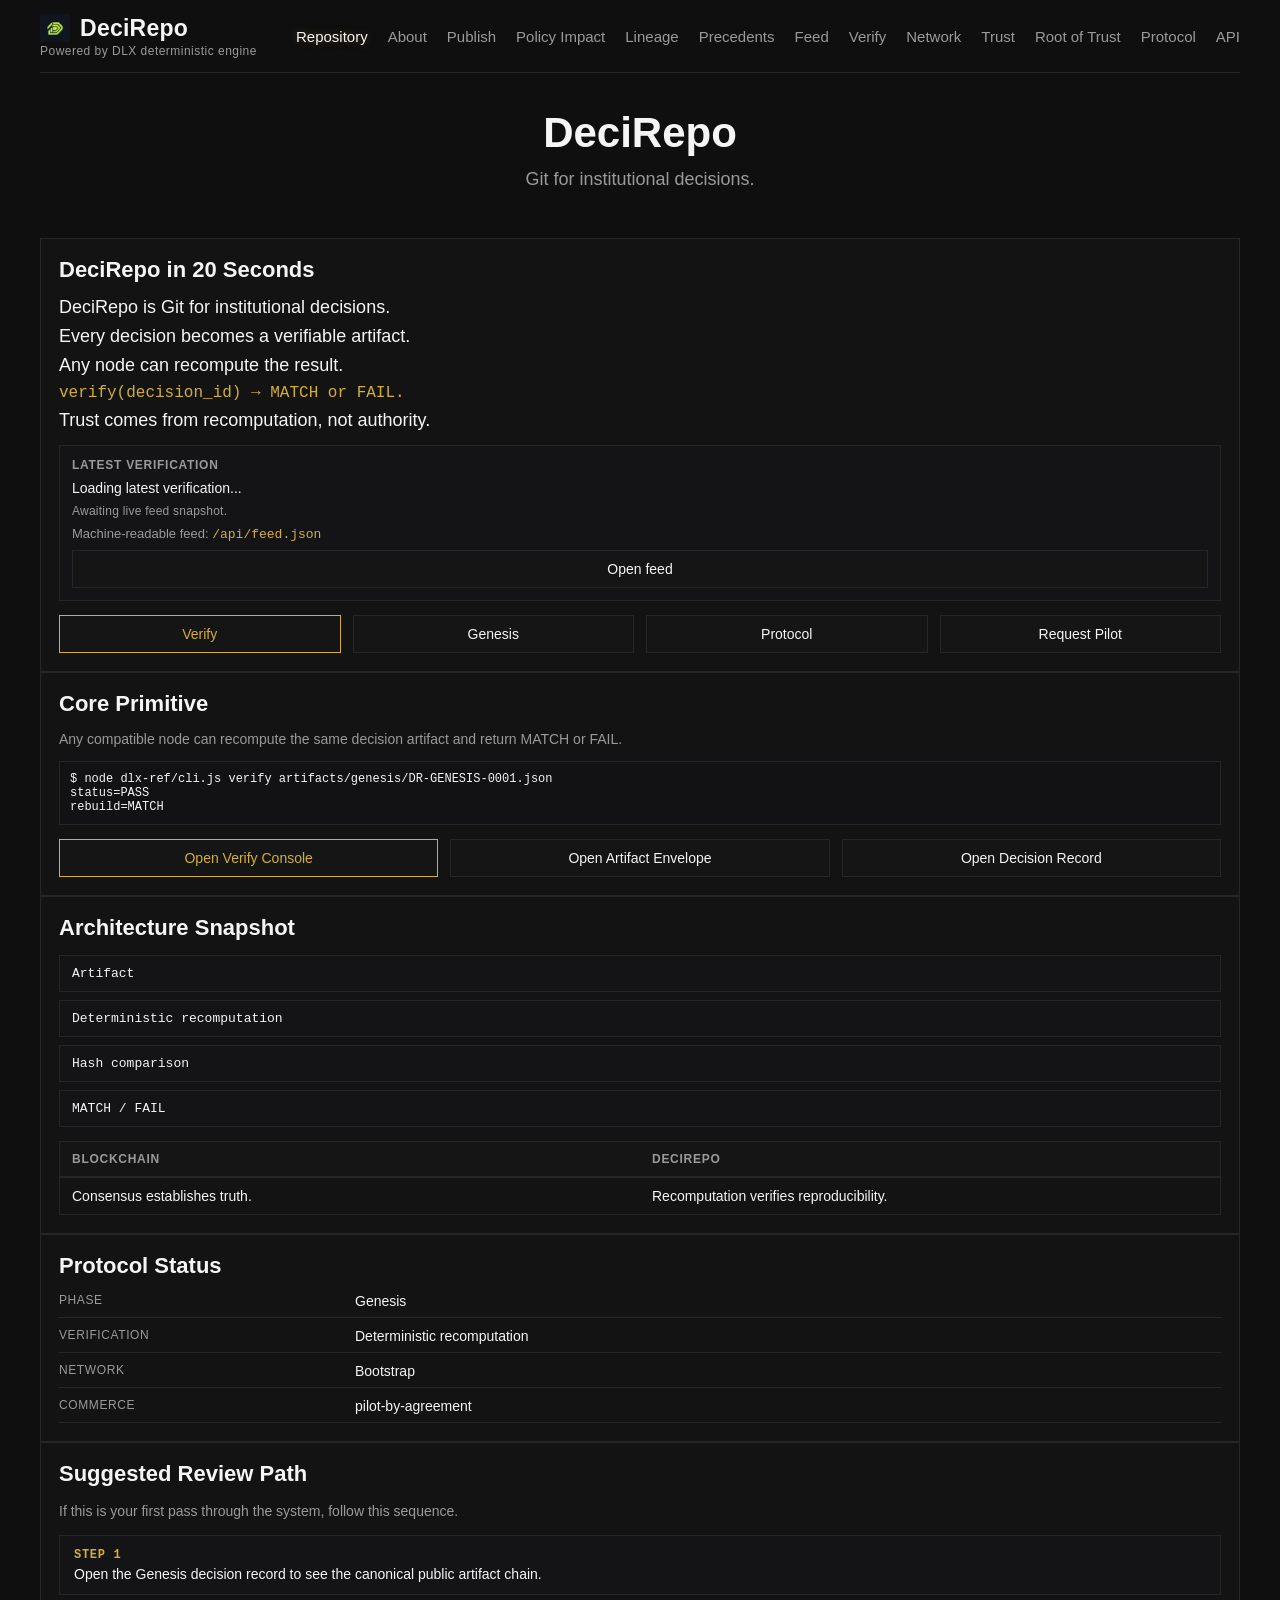
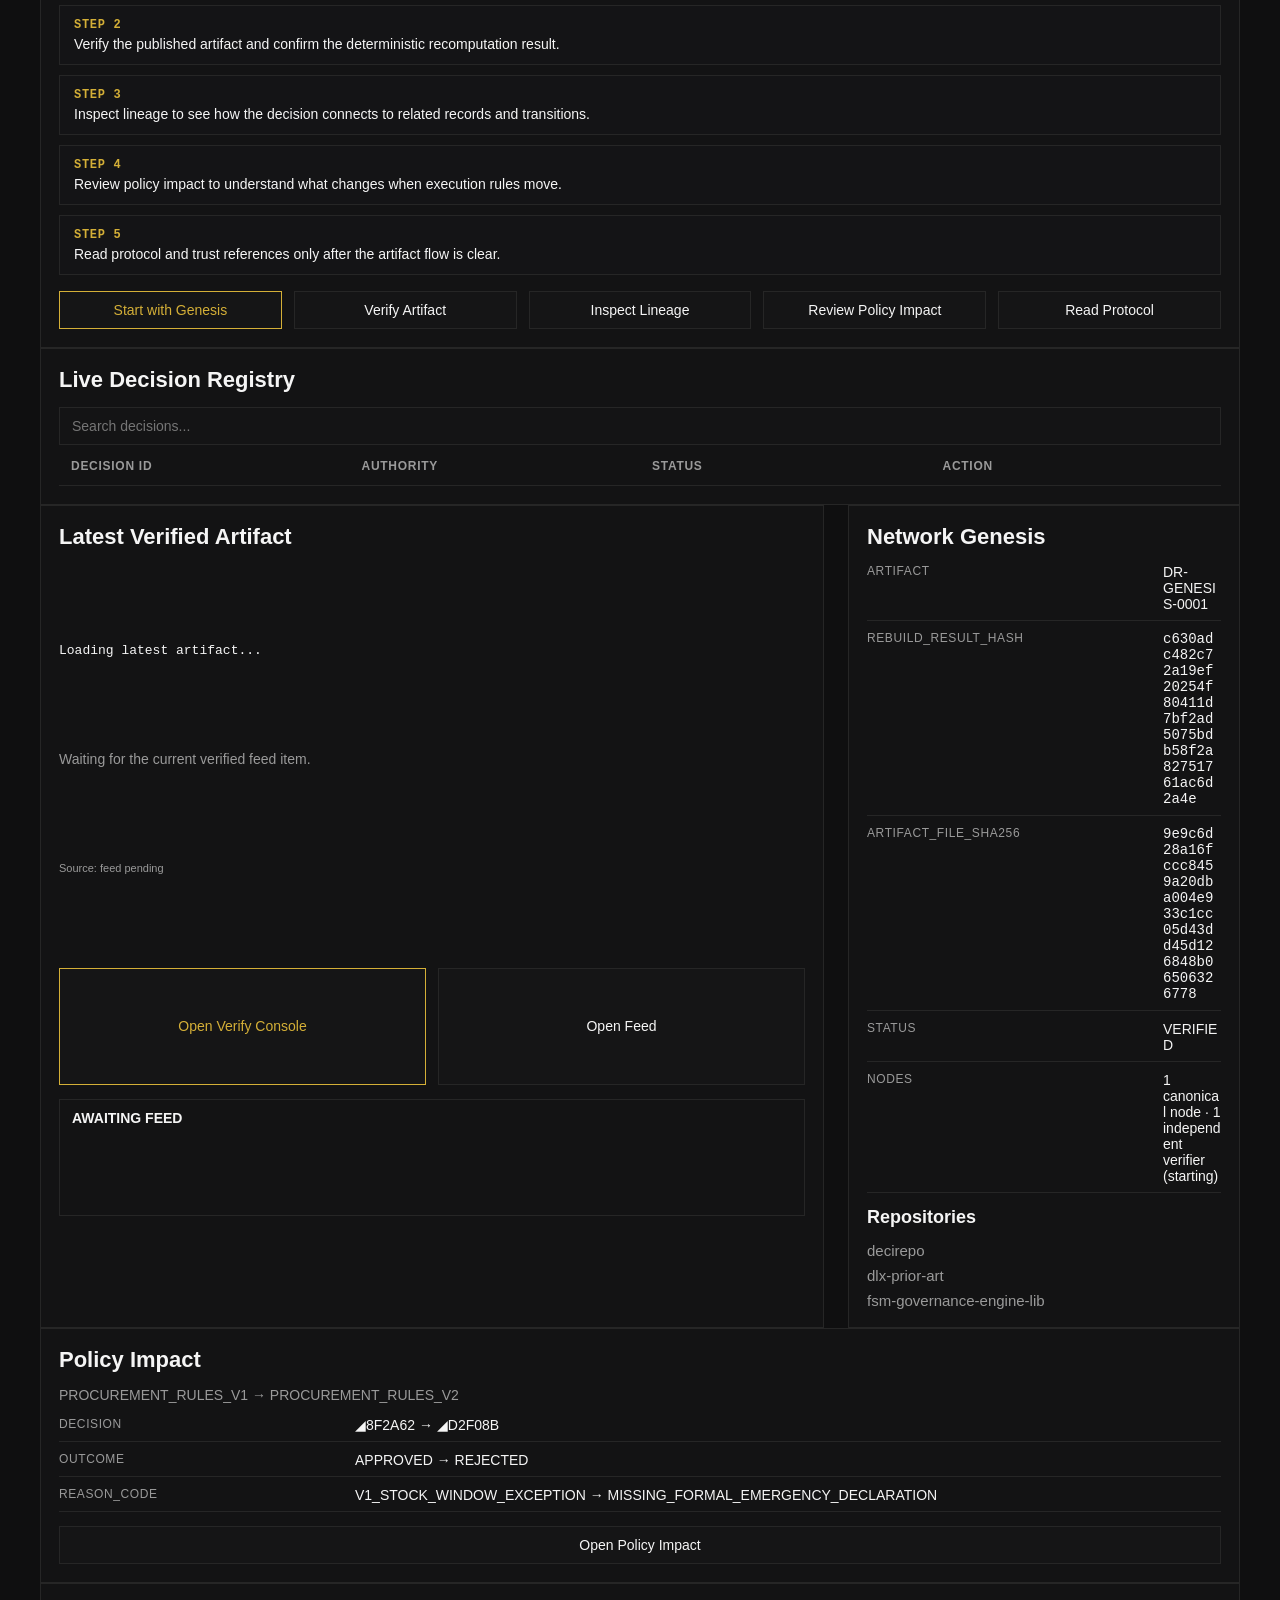
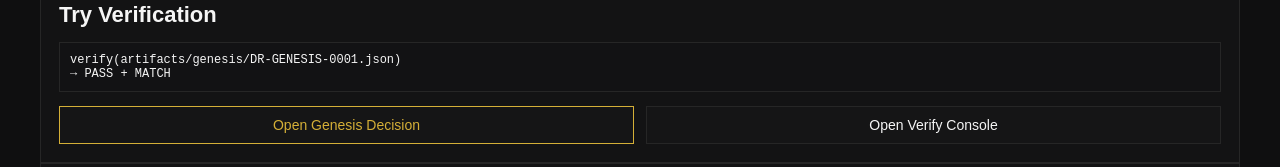
<file: index.html>
<!doctype html>
<html lang="en">
<head>
  <meta charset="UTF-8" />
  <meta http-equiv="refresh" content="0; url=./pages/index.html" />
  <meta name="viewport" content="width=device-width, initial-scale=1.0" />
  <link rel="icon" href="/favicon.ico" sizes="any" />
  <link rel="icon" type="image/png" sizes="32x32" href="/favicon-32x32.png" />
  <link rel="icon" type="image/png" sizes="16x16" href="/favicon-16x16.png" />
  <link rel="apple-touch-icon" href="/apple-touch-icon.png" />
  <link rel="manifest" href="/site.webmanifest" />
  <title>DeciRepo</title>
</head>
<body style="margin:0;background:#0f0f10;color:#f5f5f5;font-family:Inter,Arial,sans-serif;display:grid;place-items:center;min-height:100vh;">
  <p>Redirecting to <a href="./pages/index.html" style="color:#d4af37;">DeciRepo Repository</a>…</p>
</body>
</html>
</file>
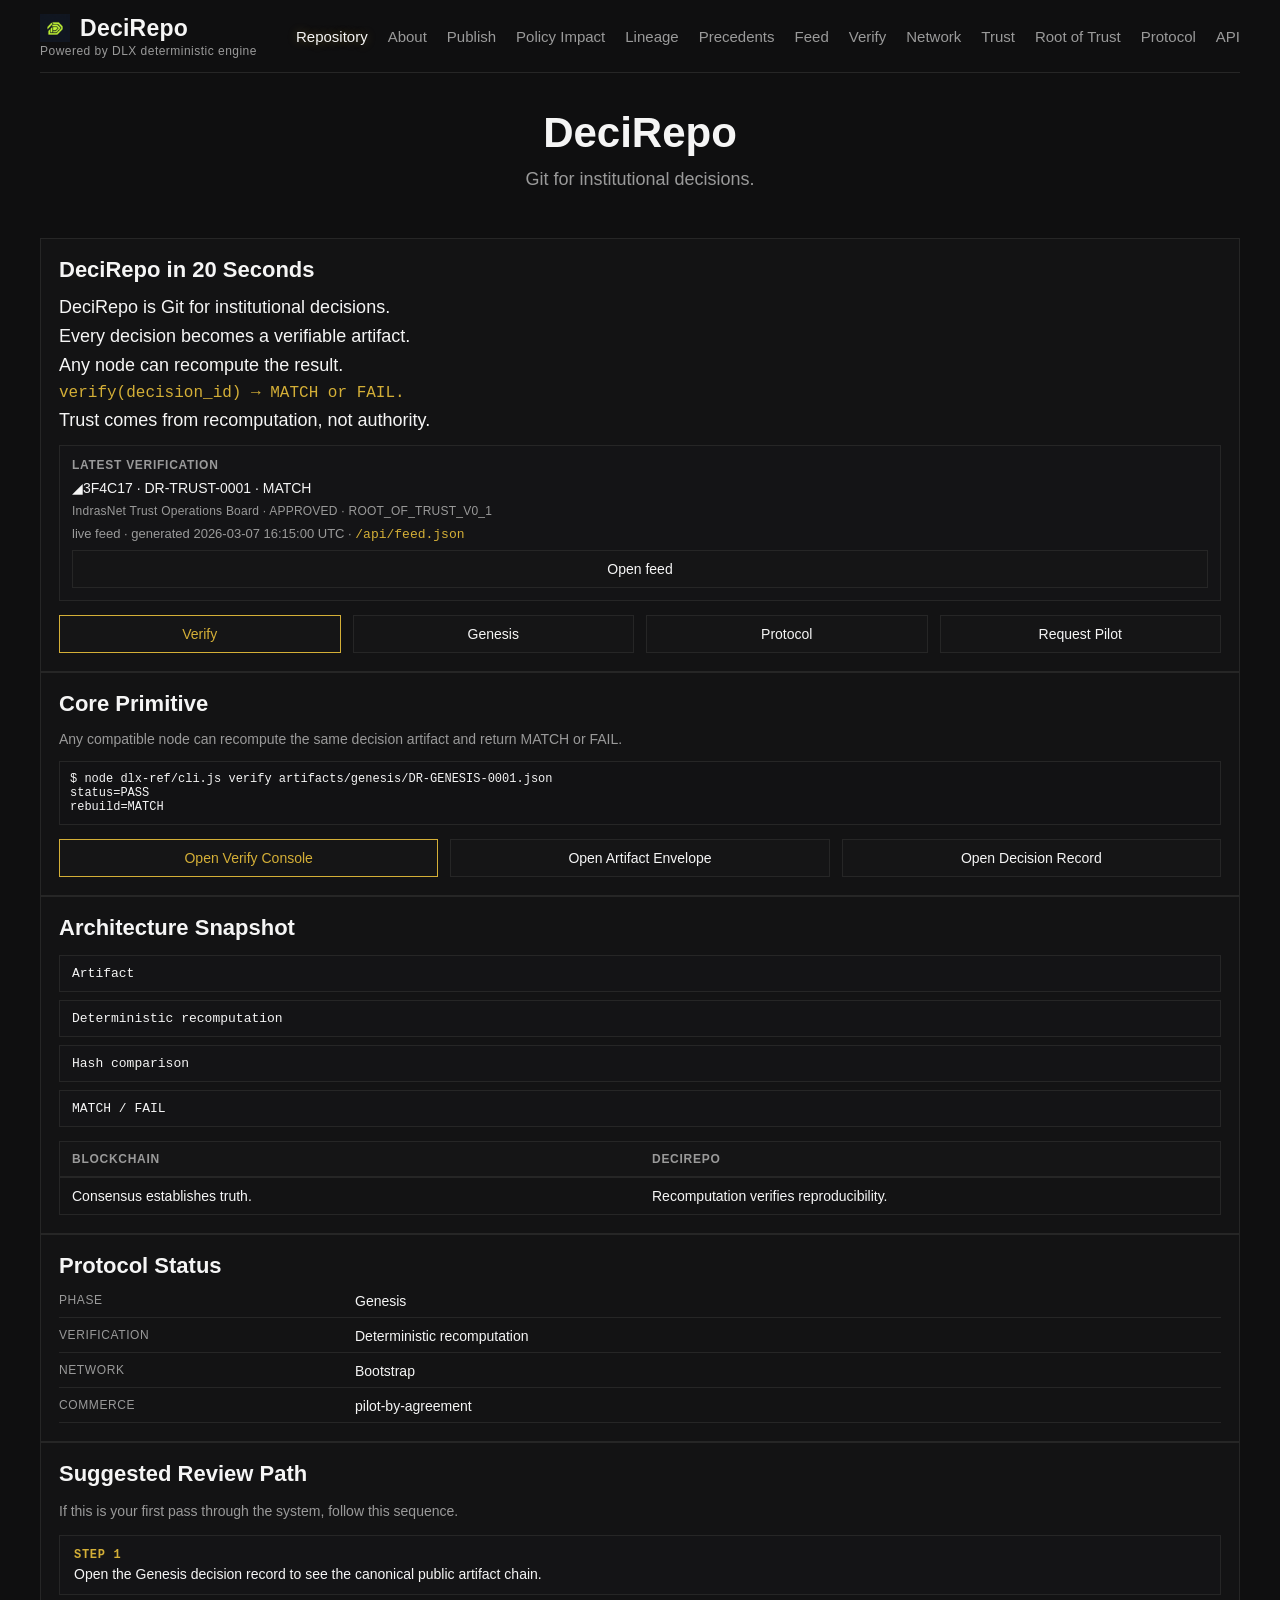
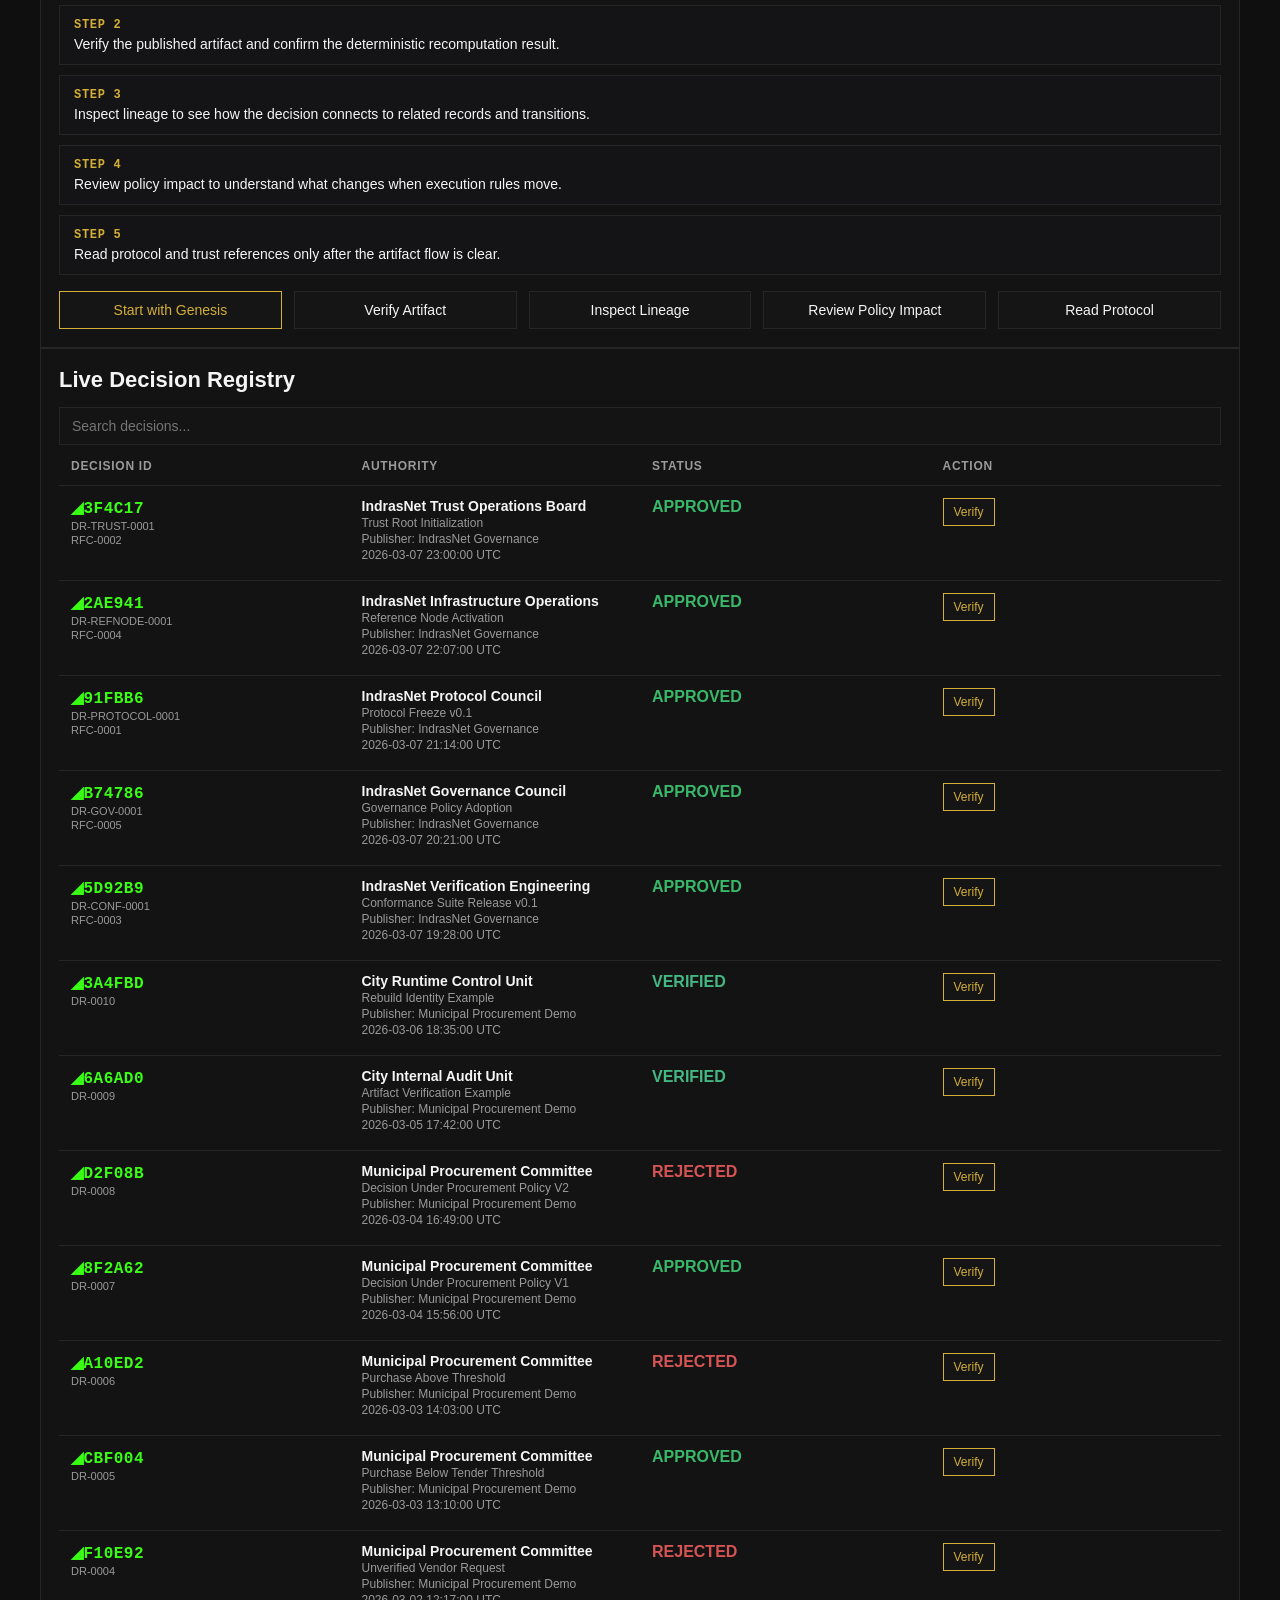
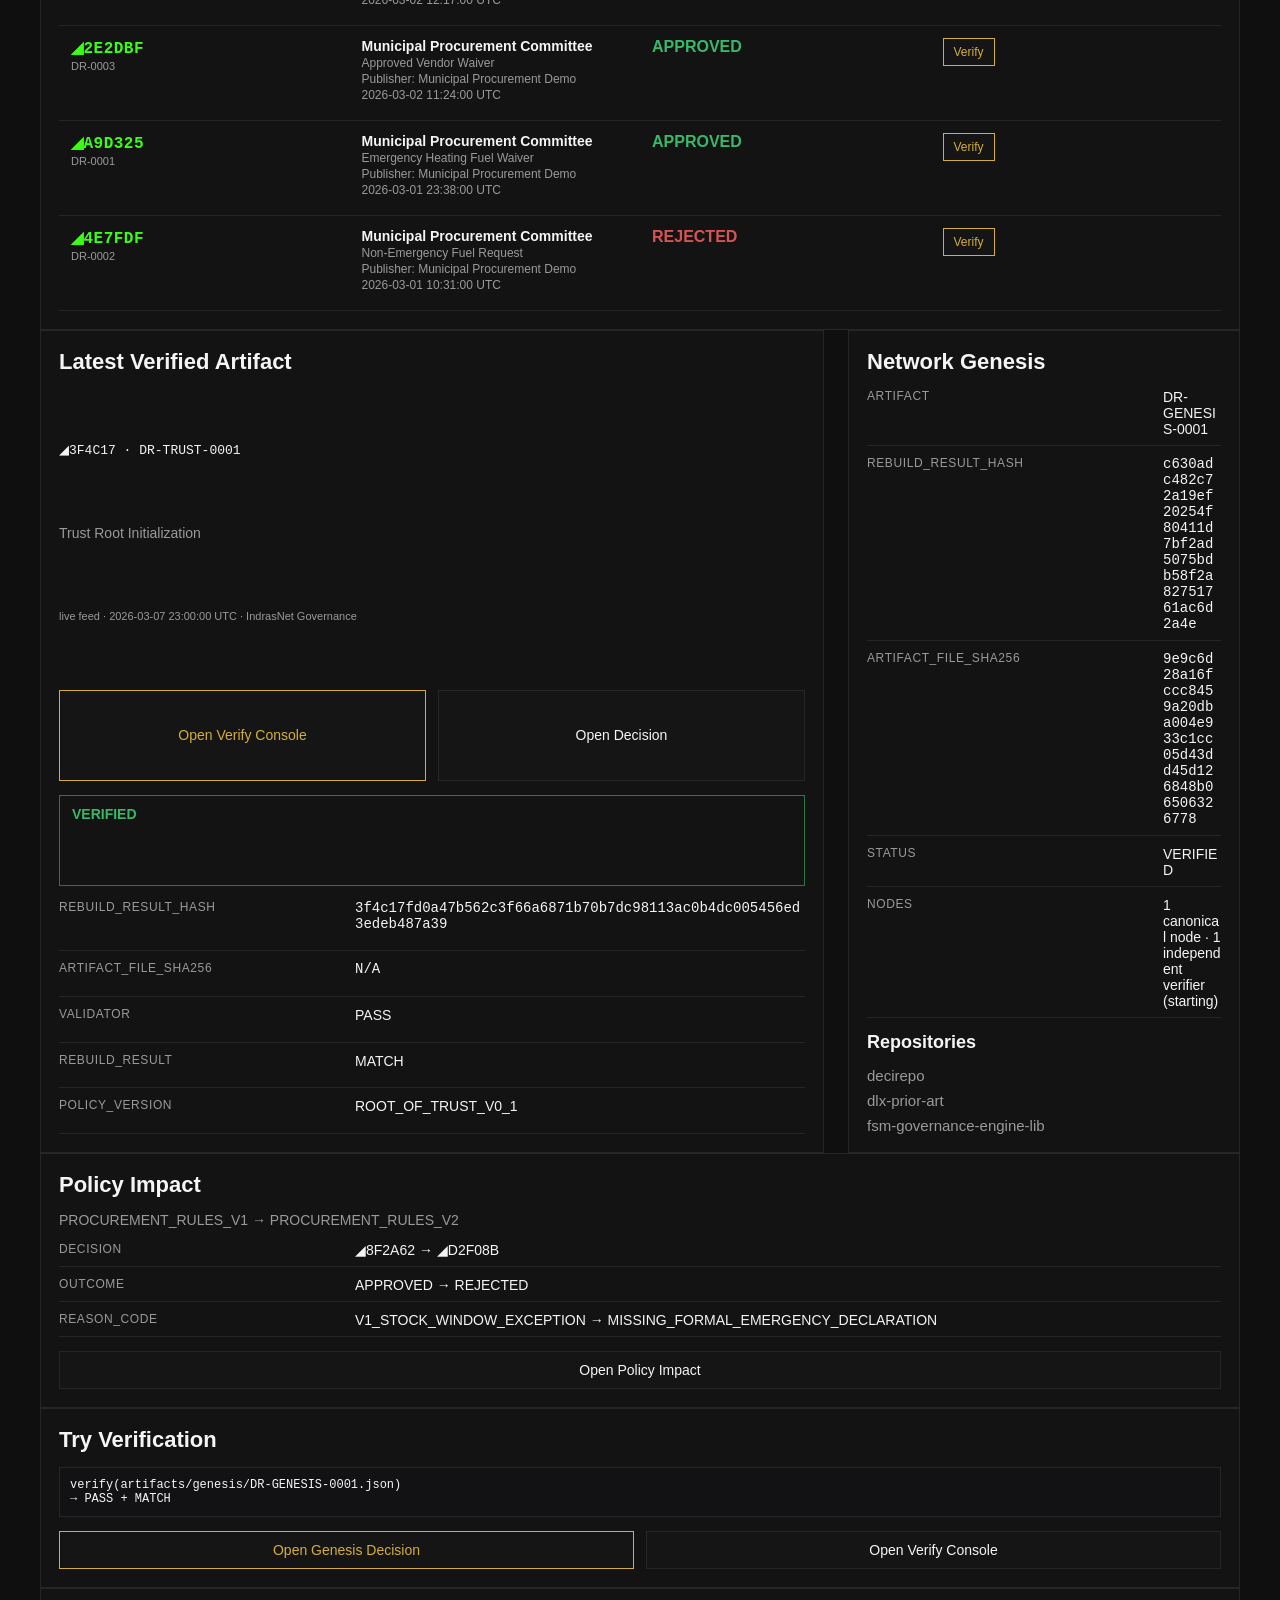
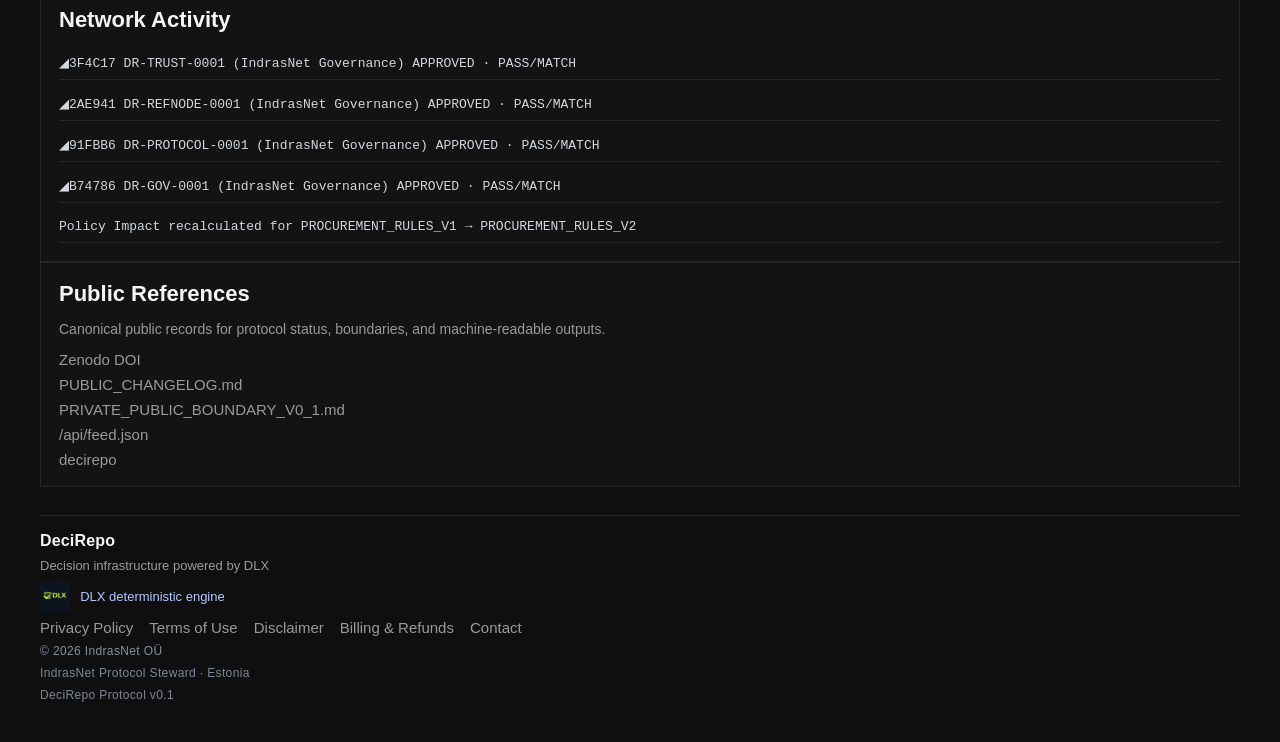
<file: pages/index.html>
<!doctype html>
<html lang="en">
<head>
  <meta charset="UTF-8" />
  <meta name="viewport" content="width=device-width, initial-scale=1.0" />
  <link rel="icon" href="/favicon.ico" sizes="any" />
  <link rel="icon" type="image/png" sizes="32x32" href="/favicon-32x32.png" />
  <link rel="icon" type="image/png" sizes="16x16" href="/favicon-16x16.png" />
  <link rel="apple-touch-icon" href="/apple-touch-icon.png" />
  <link rel="manifest" href="/site.webmanifest" />
  <title>DeciRepo — Public Decision Registry</title>
  <link rel="stylesheet" href="../assets/styles.css" />
</head>
<body>
  <div class="page-shell">
    <div id="header-root"></div>

    <main class="page-index">
      <section class="title-block">
        <h1 class="title-main">DeciRepo</h1>
        <p class="title-sub">Git for institutional decisions.</p>
      </section>

      <section class="panel index-hero-panel after-title-gap">
        <h2 class="section-title">DeciRepo in 20 Seconds</h2>
        <div class="hero-lines">
          <p class="hero-line">DeciRepo is Git for institutional decisions.</p>
          <p class="hero-line">Every decision becomes a verifiable artifact.</p>
          <p class="hero-line">Any node can recompute the result.</p>
          <p class="hero-line mono">verify(decision_id) → MATCH or FAIL.</p>
          <p class="hero-line">Trust comes from recomputation, not authority.</p>
        </div>
        <div class="proof-strip" aria-label="Latest verification">
          <div class="proof-strip-title">Latest verification</div>
          <div id="proof-strip-line" class="proof-strip-line mono">Loading latest verification...</div>
          <div id="proof-strip-note" class="proof-strip-note">Awaiting live feed snapshot.</div>
          <div id="proof-strip-meta" class="proof-strip-meta">Machine-readable feed: <a class="proof-strip-link" href="../api/feed.json" target="_blank" rel="noopener noreferrer">/api/feed.json</a></div>
          <div class="button-row tight">
            <a id="proof-strip-link" class="btn" href="./feed.html">Open feed</a>
          </div>
        </div>
        <div class="button-row tight">
          <a class="btn btn-gold" href="./verify.html?q=DR-GENESIS-0001">Verify</a>
          <a class="btn" href="./decision.html?id=DR-GENESIS-0001">Genesis</a>
          <a class="btn" href="./protocol.html">Protocol</a>
          <a class="btn" href="./billing.html#request-pilot">Request Pilot</a>
        </div>
      </section>

      <section class="panel index-hero-panel">
        <h2 class="section-title">Core Primitive</h2>
        <p class="section-subtitle section-wrap">Any compatible node can recompute the same decision artifact and return MATCH or FAIL.</p>
        <div class="code-block">$ node dlx-ref/cli.js verify artifacts/genesis/DR-GENESIS-0001.json
status=PASS
rebuild=MATCH</div>
        <div class="button-row tight">
          <a class="btn btn-gold" href="./verify.html?q=DR-GENESIS-0001">Open Verify Console</a>
          <a class="btn" href="../artifacts/genesis/DR-GENESIS-0001.json" target="_blank" rel="noopener noreferrer">Open Artifact Envelope</a>
          <a class="btn" href="../api/decision/DR-GENESIS-0001.json" target="_blank" rel="noopener noreferrer">Open Decision Record</a>
        </div>
      </section>

      <section class="panel">
        <h2 class="section-title">Architecture Snapshot</h2>
        <div class="arch-flow">
          <div class="arch-step">Artifact</div>
          <div class="arch-step">Deterministic recomputation</div>
          <div class="arch-step">Hash comparison</div>
          <div class="arch-step">MATCH / FAIL</div>
        </div>
        <div class="arch-compare">
          <div class="arch-compare-head">Blockchain</div>
          <div class="arch-compare-head">DeciRepo</div>
          <div class="arch-compare-cell">Consensus establishes truth.</div>
          <div class="arch-compare-cell">Recomputation verifies reproducibility.</div>
        </div>
      </section>

      <section class="panel">
        <h2 class="section-title">Protocol Status</h2>
        <div class="kv-stack">
          <div class="kv-line">
            <div class="kv-key">Phase</div>
            <div class="kv-value">Genesis</div>
          </div>
          <div class="kv-line">
            <div class="kv-key">Verification</div>
            <div class="kv-value">Deterministic recomputation</div>
          </div>
          <div class="kv-line">
            <div class="kv-key">Network</div>
            <div class="kv-value">Bootstrap</div>
          </div>
          <div class="kv-line">
            <div class="kv-key">Commerce</div>
            <div class="kv-value">pilot-by-agreement</div>
          </div>
        </div>
      </section>

      <section class="panel review-path-panel">
        <h2 class="section-title">Suggested Review Path</h2>
        <p class="section-subtitle section-wrap">If this is your first pass through the system, follow this sequence.</p>
        <div class="review-path-steps">
          <div class="review-path-step">
            <div class="review-path-step-id">Step 1</div>
            <div class="review-path-step-text">Open the Genesis decision record to see the canonical public artifact chain.</div>
          </div>
          <div class="review-path-step">
            <div class="review-path-step-id">Step 2</div>
            <div class="review-path-step-text">Verify the published artifact and confirm the deterministic recomputation result.</div>
          </div>
          <div class="review-path-step">
            <div class="review-path-step-id">Step 3</div>
            <div class="review-path-step-text">Inspect lineage to see how the decision connects to related records and transitions.</div>
          </div>
          <div class="review-path-step">
            <div class="review-path-step-id">Step 4</div>
            <div class="review-path-step-text">Review policy impact to understand what changes when execution rules move.</div>
          </div>
          <div class="review-path-step">
            <div class="review-path-step-id">Step 5</div>
            <div class="review-path-step-text">Read protocol and trust references only after the artifact flow is clear.</div>
          </div>
        </div>
        <div class="button-row tight">
          <a class="btn btn-gold" href="./decision.html?id=DR-GENESIS-0001">Start with Genesis</a>
          <a class="btn" href="./verify.html?q=DR-GENESIS-0001">Verify Artifact</a>
          <a class="btn" href="./lineage.html?id=DR-GENESIS-0001">Inspect Lineage</a>
          <a class="btn" href="./policy-impact.html?id=DR-0001">Review Policy Impact</a>
          <a class="btn" href="./protocol.html">Read Protocol</a>
        </div>
      </section>

      <section class="panel index-hero-panel">
        <h2 class="section-title">Live Decision Registry</h2>
        <div class="search-row">
          <input id="index-search-input" class="verify-input" type="text" placeholder="Search decisions..." />
        </div>
        <table class="live-table" role="grid">
          <thead>
            <tr>
              <th>Decision ID</th>
              <th>Authority</th>
              <th>Status</th>
              <th>Action</th>
            </tr>
          </thead>
          <tbody id="live-registry-body"></tbody>
        </table>
      </section>

      <section class="content-grid">
        <section class="panel">
          <h2 class="section-title">Latest Verified Artifact</h2>
          <div id="latest-decision-line" class="preview-line">Loading latest artifact...</div>
          <div id="latest-decision-title" class="section-subtitle section-wrap">Waiting for the current verified feed item.</div>
          <div id="latest-decision-meta" class="legacy-id">Source: feed pending</div>
          <div class="button-row tight">
            <a id="latest-verify-link" class="btn btn-gold" href="./feed.html">Open Verify Console</a>
            <a id="latest-open-link" class="btn" href="./feed.html">Open Feed</a>
          </div>
          <div id="latest-verify-banner" class="banner">AWAITING FEED</div>
          <div id="latest-verify-result" class="kv-stack"></div>
        </section>

        <aside class="panel">
          <h2 class="section-title">Network Genesis</h2>
          <div id="network-genesis-preview" class="kv-stack">
            <div class="kv-line">
              <div class="kv-key">Artifact</div>
              <div class="kv-value mono">DR-GENESIS-0001</div>
            </div>
            <div class="kv-line">
              <div class="kv-key">Status</div>
              <div class="kv-value">VERIFIED</div>
            </div>
            <div class="kv-line">
              <div class="kv-key">Nodes</div>
              <div class="kv-value">1 canonical node · 1 independent verifier (starting)</div>
            </div>
          </div>
          <h3 class="section-title section-title-small">Repositories</h3>
          <div class="bottom-links repo-links-wrap">
            <a class="menu-link" href="https://github.com/IndrasNet108/decirepo" target="_blank" rel="noopener noreferrer">decirepo</a>
            <a class="menu-link" href="https://github.com/IndrasNet108/dlx-prior-art" target="_blank" rel="noopener noreferrer">dlx-prior-art</a>
            <a class="menu-link" href="https://github.com/IndrasNet108/fsm-governance-engine-lib" target="_blank" rel="noopener noreferrer">fsm-governance-engine-lib</a>
          </div>
        </aside>
      </section>

      <section class="panel" id="policy-impact">
        <h2 class="section-title">Policy Impact</h2>
        <p class="section-subtitle" id="policy-impact-head">PROCUREMENT_RULES_V1 → PROCUREMENT_RULES_V2</p>
        <div id="policy-impact-preview" class="kv-stack"></div>
        <div class="button-row tight">
          <button id="open-policy-impact" class="btn" type="button">Open Policy Impact</button>
        </div>
      </section>

      <section class="panel">
        <h2 class="section-title">Try Verification</h2>
        <div class="code-block">verify(artifacts/genesis/DR-GENESIS-0001.json)
→ PASS + MATCH</div>
        <div class="button-row tight">
          <a class="btn btn-gold" href="./decision.html?id=DR-GENESIS-0001">Open Genesis Decision</a>
          <a class="btn" href="./verify.html?q=DR-GENESIS-0001">Open Verify Console</a>
        </div>
      </section>

      <section class="panel">
        <h2 class="section-title">Network Activity</h2>
        <div id="network-activity-stream" class="publisher-stream"></div>
      </section>

      <section class="panel">
        <h2 class="section-title">Public References</h2>
        <p class="section-subtitle section-wrap">Canonical public records for protocol status, boundaries, and machine-readable outputs.</p>
        <div class="bottom-links repo-links-wrap">
          <a class="menu-link" href="https://doi.org/10.5281/zenodo.19044692" target="_blank" rel="noopener noreferrer">Zenodo DOI</a>
          <a class="menu-link" href="../PUBLIC_CHANGELOG.md" target="_blank" rel="noopener noreferrer">PUBLIC_CHANGELOG.md</a>
          <a class="menu-link" href="../PRIVATE_PUBLIC_BOUNDARY_V0_1.md" target="_blank" rel="noopener noreferrer">PRIVATE_PUBLIC_BOUNDARY_V0_1.md</a>
          <a class="menu-link" href="../api/feed.json" target="_blank" rel="noopener noreferrer">/api/feed.json</a>
          <a class="menu-link" href="https://github.com/IndrasNet108/decirepo" target="_blank" rel="noopener noreferrer">decirepo</a>
        </div>
      </section>
    </main>

    <footer class="footer">
      <div class="footer-brand">DeciRepo</div>
      <div class="footer-description">Decision infrastructure powered by DLX</div>
      <div class="footer-engine">
        <img class="footer-dlx-logo" src="../assets/brand/dlx-logo.png" alt="DLX logo" />
        <div class="footer-engine-text">DLX deterministic engine</div>
      </div>
      <div class="footer-links">
        <a class="menu-link" href="./privacy.html">Privacy Policy</a>
        <a class="menu-link" href="./terms.html">Terms of Use</a>
        <a class="menu-link" href="./disclaimer.html">Disclaimer</a>
        <a class="menu-link" href="./billing.html">Billing & Refunds</a>
        <a class="menu-link" href="mailto:info@indrasnet.ee">Contact</a>
      </div>
      <div class="footer-legal">© 2026 IndrasNet OÜ</div>
      <div class="footer-meta">IndrasNet Protocol Steward · Estonia</div>
      <div class="footer-meta">DeciRepo Protocol v0.1</div>
    </footer>

  </div>

  <script src="../assets/data.js"></script>
  <script src="../components/header.js"></script>
  <script src="../components/decision-block.js"></script>
  <script>
    window.DeciRepoHeader.mount("header-root", "repository");

    function visualId(decision) {
      return `◢${decision.short_hash}`;
    }

    function outcomeClass(outcome) {
      if (outcome === "APPROVED") return "outcome-approved";
      if (outcome === "REJECTED") return "outcome-rejected";
      return "outcome-neutral";
    }

    function toFeedItem(raw) {
      const localDecision = raw.legacy_id ? window.DeciRepoData.getDecisionById(raw.legacy_id) : null;
      const publisherId = raw.publisher_id || raw.publisher || (localDecision ? localDecision.publisher : "unknown");
      const publisherLabel = raw.publisher_label || (localDecision ? localDecision.publisher_label : publisherId);
      const rfcRef = raw.rfc_ref || (localDecision ? localDecision.rfc_ref : "");
      return {
        decision_id: raw.decision_id || raw.canonical_id || "",
        canonical_id: raw.canonical_id || raw.decision_id || "",
        legacy_id: raw.legacy_id || "",
        artifact_hash: raw.artifact_hash || "",
        policy_version: raw.policy_version || "",
        outcome: raw.outcome || "UNKNOWN",
        validator: raw.validator || "UNKNOWN",
        rebuild: raw.rebuild || "UNKNOWN",
        authority: raw.authority || "UNKNOWN",
        publisher_id: publisherId,
        publisher_label: publisherLabel,
        rfc_ref: rfcRef,
        timestamp: raw.timestamp || "1970-01-01T00:00:00Z"
      };
    }

    function fallbackFeedItems() {
      return window.DeciRepoData.decisions.map((d, idx) => {
        const day = String(7 - Math.floor(idx / 2)).padStart(2, "0");
        const hour = String(23 - idx).padStart(2, "0");
        return {
          decision_id: d.canonical_id,
          canonical_id: d.canonical_id,
          legacy_id: d.id,
          artifact_hash: d.artifact.artifact_hash,
          policy_version: d.policyVersion,
          outcome: d.outcomeFields.decision,
          validator: d.artifact.validator_result,
          rebuild: d.artifact.rebuild_status,
          authority: d.authority,
          publisher_id: d.publisher || "unknown",
          publisher_label: d.publisher_label || d.publisher || "unknown",
          rfc_ref: d.rfc_ref || "",
          timestamp: `2026-03-${day}T${hour}:00:00Z`
        };
      });
    }

    async function loadFeedSnapshot() {
      const candidates = ["../api/feed.json", "../api/feed"];
      for (const url of candidates) {
        try {
          const res = await fetch(url, { cache: "no-store" });
          if (!res.ok) continue;
          const payload = await res.json();
          if (!payload || !Array.isArray(payload.items)) continue;
          return {
            items: payload.items.map(toFeedItem),
            source: "feed",
            generatedAt: payload.meta && payload.meta.generated_at ? payload.meta.generated_at : "",
            feedVersion: payload.meta && payload.meta.feed_version ? payload.meta.feed_version : ""
          };
        } catch (_err) {
          // continue fallback chain
        }
      }

      return {
        items: fallbackFeedItems().map(toFeedItem),
        source: "fallback",
        generatedAt: "",
        feedVersion: "local-snapshot"
      };
    }

    function formatTimestamp(timestamp) {
      const raw = String(timestamp || "").trim();
      if (!raw) return "timestamp unavailable";
      return raw.replace("T", " ").replace("Z", " UTC");
    }

    function visualIdFromFeedItem(item) {
      const short = item.artifact_hash ? item.artifact_hash.slice(0, 6).toUpperCase() : "";
      return short ? `◢${short}` : (item.canonical_id || item.decision_id || item.legacy_id || "UNKNOWN");
    }

    function displayIdForFeedItem(item) {
      return item.legacy_id || item.canonical_id || item.decision_id || "UNKNOWN";
    }

    function resolveLocalDecision(item) {
      return window.DeciRepoData.resolveDecision(item.legacy_id || item.decision_id || item.canonical_id || item.artifact_hash || "");
    }

    function verifyQueryForItem(item, localDecision) {
      if (localDecision && localDecision.id) return localDecision.id;
      if (item.legacy_id) return item.legacy_id;
      if (item.decision_id) return item.decision_id;
      if (item.canonical_id) return item.canonical_id;
      return visualIdFromFeedItem(item);
    }

    function decisionHrefForItem(item, localDecision) {
      if (localDecision && localDecision.id) {
        return `./decision.html?id=${encodeURIComponent(localDecision.id)}`;
      }
      if (item.legacy_id && window.DeciRepoData.getDecisionById(item.legacy_id)) {
        return `./decision.html?id=${encodeURIComponent(item.legacy_id)}`;
      }
      return "./feed.html";
    }

    function latestVerifiedItem(items) {
      return items.find((item) => item.validator === "PASS" && item.rebuild === "MATCH") || items[0] || null;
    }

    const genesisDecision = window.DeciRepoData.getDecisionById("DR-GENESIS-0001");
    const networkGenesis = document.getElementById("network-genesis-preview");
    networkGenesis.innerHTML = window.DeciRepoDecisionBlock.renderStack(
      window.DeciRepoDecisionBlock.toRows({
        artifact: genesisDecision.id,
        rebuild_result_hash: genesisDecision.artifact.rebuild_result_hash || genesisDecision.artifact.artifact_hash,
        artifact_file_sha256: genesisDecision.artifact.artifact_file_sha256 || "N/A",
        status: "VERIFIED",
        nodes: "1 canonical node · 1 independent verifier (starting)"
      }),
      ["rebuild_result_hash", "artifact_file_sha256"]
    );

    const listRoot = document.getElementById("live-registry-body");
    const searchInput = document.getElementById("index-search-input");
    const state = {
      items: [],
      source: "fallback",
      generatedAt: "",
      feedVersion: ""
    };

    function renderDecisionIndex(query = "") {
      const q = String(query || "").trim().toLowerCase();
      const rows = state.items
        .map((item) => ({ item, localDecision: resolveLocalDecision(item) }))
        .filter(({ item, localDecision }) => {
          if (!q) return true;
          const haystack = [
            item.legacy_id,
            item.canonical_id,
            item.artifact_hash,
            item.authority,
            item.publisher_label,
            item.outcome,
            item.policy_version,
            item.timestamp,
            localDecision ? localDecision.title : ""
          ]
            .join(" ")
            .toLowerCase();
          return haystack.includes(q);
        });

      listRoot.innerHTML = rows.map(({ item, localDecision }) => `
        <tr class="live-row" data-id="${item.legacy_id || ""}" data-fallback-href="${decisionHrefForItem(item, localDecision)}">
          <td>
            <div class="index-id">${visualIdFromFeedItem(item)}</div>
            <div class="legacy-id">${displayIdForFeedItem(item)}</div>
            ${item.rfc_ref ? `<div class="legacy-id">${item.rfc_ref}</div>` : ""}
          </td>
          <td>
            <div class="live-main">${item.authority}</div>
            <div class="live-sub">${localDecision ? localDecision.title : item.policy_version}</div>
            <div class="live-sub">Publisher: ${item.publisher_label || item.publisher_id || "unknown"}</div>
            <div class="live-sub">${formatTimestamp(item.timestamp)}</div>
            <div class="live-hover-meta">
              artifact_hash: ${(item.artifact_hash || "unknown").slice(0, 14)}...<br/>
              policy_version: ${item.policy_version}<br/>
              publisher: ${item.publisher_id || "unknown"}<br/>
              validator: ${item.validator} · ${item.rebuild}
            </div>
          </td>
          <td class="${outcomeClass(item.outcome)}">${item.outcome}</td>
          <td>
            <button class="btn small btn-gold" type="button" data-verify-query="${verifyQueryForItem(item, localDecision)}">Verify</button>
          </td>
        </tr>
      `).join("") || `<tr><td colspan="4">No decisions matched your search.</td></tr>`;

      listRoot.querySelectorAll(".live-row").forEach((row) => {
        row.addEventListener("click", (event) => {
          if (event.target && event.target.closest("button")) return;
          const id = row.getAttribute("data-id");
          if (id && window.DeciRepoData.getDecisionById(id)) {
            window.location.href = `./decision.html?id=${encodeURIComponent(id)}`;
            return;
          }
          const fallbackHref = row.getAttribute("data-fallback-href");
          if (fallbackHref) {
            window.location.href = fallbackHref;
          }
        });
      });

      listRoot.querySelectorAll("[data-verify-query]").forEach((button) => {
        button.addEventListener("click", () => {
          const queryValue = button.getAttribute("data-verify-query");
          window.location.href = `./verify.html?q=${encodeURIComponent(queryValue)}`;
        });
      });
    }

    searchInput.addEventListener("input", () => renderDecisionIndex(searchInput.value));

    function renderLatestPanels(snapshot) {
      const item = latestVerifiedItem(state.items);
      if (!item) return;

      const localDecision = resolveLocalDecision(item);
      const displayId = displayIdForFeedItem(item);
      const visual = visualIdFromFeedItem(item);
      const verifyQuery = verifyQueryForItem(item, localDecision);
      const sourceLabel = snapshot.source === "feed" ? "live feed" : "snapshot fallback";
      const detailHref = decisionHrefForItem(item, localDecision);
      const proofMetaParts = [sourceLabel];
      if (snapshot.generatedAt) {
        proofMetaParts.push(`generated ${formatTimestamp(snapshot.generatedAt)}`);
      }

      document.getElementById("proof-strip-line").textContent = `${visual} · ${displayId} · ${item.rebuild}`;
      document.getElementById("proof-strip-note").textContent = `${item.authority} · ${item.outcome} · ${item.policy_version}`;
      document.getElementById("proof-strip-meta").innerHTML = `${proofMetaParts.join(" · ")} · <a class="proof-strip-link" href="../api/feed.json" target="_blank" rel="noopener noreferrer">/api/feed.json</a>`;
      document.getElementById("proof-strip-link").href = `./verify.html?q=${encodeURIComponent(verifyQuery)}`;

      document.getElementById("latest-decision-line").textContent = `${visual} · ${displayId}`;
      document.getElementById("latest-decision-title").textContent = localDecision ? localDecision.title : `${item.authority} · ${item.policy_version}`;
      document.getElementById("latest-decision-meta").textContent = `${sourceLabel} · ${formatTimestamp(item.timestamp)} · ${item.publisher_label}`;
      document.getElementById("latest-verify-link").href = `./verify.html?q=${encodeURIComponent(verifyQuery)}`;

      const openLink = document.getElementById("latest-open-link");
      openLink.href = detailHref;
      openLink.textContent = localDecision ? "Open Decision" : "Open Feed";

      const latestBanner = document.getElementById("latest-verify-banner");
      if (item.validator === "PASS" && item.rebuild === "MATCH") {
        latestBanner.className = "banner valid";
        latestBanner.textContent = "VERIFIED";
      } else {
        latestBanner.className = "banner";
        latestBanner.textContent = `${item.validator} / ${item.rebuild}`;
      }

      const latestResult = document.getElementById("latest-verify-result");
      if (localDecision) {
        latestResult.innerHTML = window.DeciRepoDecisionBlock.renderStack(
          window.DeciRepoDecisionBlock.toRows({
            rebuild_result_hash: localDecision.artifact.rebuild_result_hash || localDecision.artifact.artifact_hash,
            artifact_file_sha256: localDecision.artifact.artifact_file_sha256 || "N/A",
            validator: item.validator,
            rebuild_result: item.rebuild,
            policy_version: item.policy_version
          }),
          ["rebuild_result_hash", "artifact_file_sha256"]
        );
      } else {
        latestResult.innerHTML = window.DeciRepoDecisionBlock.renderStack([
          { key: "timestamp", value: formatTimestamp(item.timestamp) },
          { key: "authority", value: item.authority },
          { key: "policy_version", value: item.policy_version },
          { key: "publisher", value: item.publisher_label },
          { key: "validator", value: item.validator },
          { key: "rebuild_result", value: item.rebuild }
        ]);
      }
    }

    const impactBase = window.DeciRepoData.getDecisionById("DR-0007");
    const impactTarget = window.DeciRepoData.getDecisionById("DR-0008");
    const impactRows = impactBase && impactTarget
      ? [
          { key: "decision", value: `${visualId(impactBase)} → ${visualId(impactTarget)}` },
          { key: "outcome", value: `${impactBase.outcomeFields.decision} → ${impactTarget.outcomeFields.decision}` },
          { key: "reason_code", value: `${impactBase.outcomeFields.reason_code} → ${impactTarget.outcomeFields.reason_code}` }
        ]
      : [{ key: "status", value: "N/A" }];

    document.getElementById("policy-impact-preview").innerHTML = window.DeciRepoDecisionBlock.renderStack(impactRows);
    document.getElementById("open-policy-impact").addEventListener("click", () => {
      window.location.href = "./policy-impact.html?id=DR-0007";
    });

    function buildNetworkEvents(items) {
      const events = items.slice(0, 4).map((item) => {
        const visual = visualIdFromFeedItem(item);
        const source = item.publisher_label || item.publisher_id || "unknown";
        const status = `${item.validator}/${item.rebuild}`;
        return `${visual} ${displayIdForFeedItem(item)} (${source}) ${item.outcome} · ${status}`;
      });
      events.push("Policy Impact recalculated for PROCUREMENT_RULES_V1 → PROCUREMENT_RULES_V2");
      return events;
    }

    async function initIndex() {
      const snapshot = await loadFeedSnapshot();
      state.items = snapshot.items.slice().sort((a, b) => Date.parse(b.timestamp) - Date.parse(a.timestamp));
      state.source = snapshot.source;
      state.generatedAt = snapshot.generatedAt;
      state.feedVersion = snapshot.feedVersion;

      renderDecisionIndex("");
      renderLatestPanels(snapshot);

      document.getElementById("network-activity-stream").innerHTML = buildNetworkEvents(state.items)
        .map((entry) => `<div class="publisher-stream-item">${entry}</div>`)
        .join("");
    }

    initIndex();
  </script>
</body>
</html>
</file>
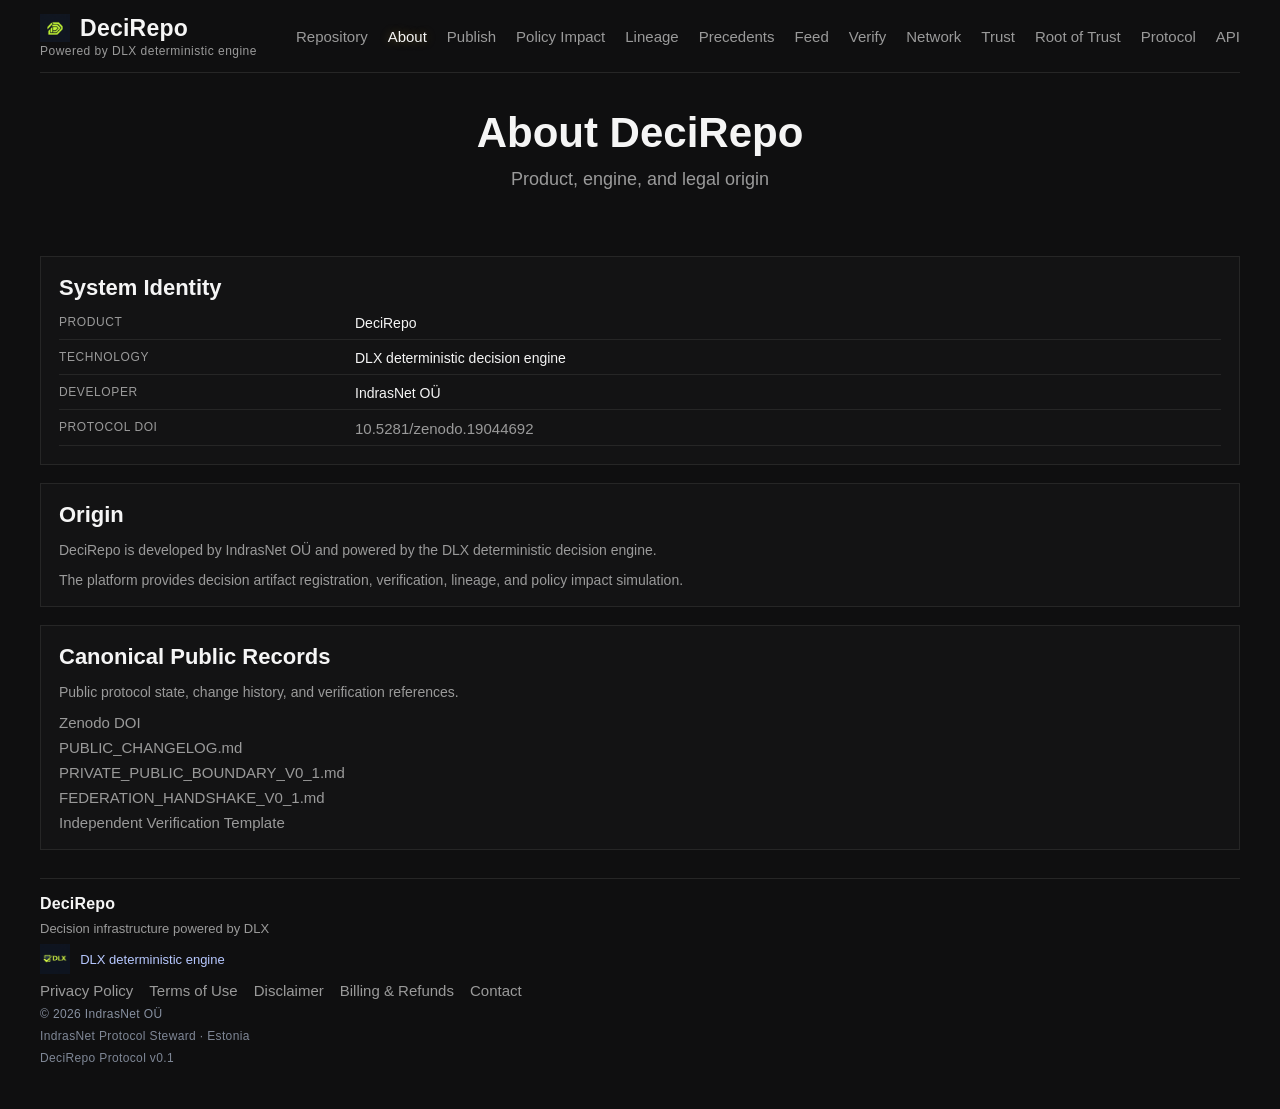
<file: pages/about.html>
<!doctype html>
<html lang="en">
<head>
  <meta charset="UTF-8" />
  <meta name="viewport" content="width=device-width, initial-scale=1.0" />
  <link rel="icon" href="/favicon.ico" sizes="any" />
  <link rel="icon" type="image/png" sizes="32x32" href="/favicon-32x32.png" />
  <link rel="icon" type="image/png" sizes="16x16" href="/favicon-16x16.png" />
  <link rel="apple-touch-icon" href="/apple-touch-icon.png" />
  <link rel="manifest" href="/site.webmanifest" />
  <title>DeciRepo — About</title>
  <link rel="stylesheet" href="../assets/styles.css" />
</head>
<body>
  <div class="page-shell">
    <div id="header-root"></div>

    <main class="page-protocol">
      <section class="title-block">
        <h1 class="title-main">About DeciRepo</h1>
        <p class="title-sub">Product, engine, and legal origin</p>
      </section>

      <section class="panel after-title-gap">
        <h2 class="section-title">System Identity</h2>
        <div class="kv-stack">
          <div class="kv-line">
            <div class="kv-key">Product</div>
            <div class="kv-value">DeciRepo</div>
          </div>
          <div class="kv-line">
            <div class="kv-key">Technology</div>
            <div class="kv-value">DLX deterministic decision engine</div>
          </div>
          <div class="kv-line">
            <div class="kv-key">Developer</div>
            <div class="kv-value">IndrasNet OÜ</div>
          </div>
          <div class="kv-line">
            <div class="kv-key">Protocol DOI</div>
            <div class="kv-value"><a class="menu-link" href="https://doi.org/10.5281/zenodo.19044692" target="_blank" rel="noopener noreferrer">10.5281/zenodo.19044692</a></div>
          </div>
        </div>
      </section>

      <section class="panel">
        <h2 class="section-title">Origin</h2>
        <p class="section-subtitle">DeciRepo is developed by IndrasNet OÜ and powered by the DLX deterministic decision engine.</p>
        <p class="section-subtitle">The platform provides decision artifact registration, verification, lineage, and policy impact simulation.</p>
      </section>

      <section class="panel">
        <h2 class="section-title">Canonical Public Records</h2>
        <p class="section-subtitle section-wrap">Public protocol state, change history, and verification references.</p>
        <div class="bottom-links repo-links-wrap">
          <a class="menu-link" href="https://doi.org/10.5281/zenodo.19044692" target="_blank" rel="noopener noreferrer">Zenodo DOI</a>
          <a class="menu-link" href="../PUBLIC_CHANGELOG.md" target="_blank" rel="noopener noreferrer">PUBLIC_CHANGELOG.md</a>
          <a class="menu-link" href="../PRIVATE_PUBLIC_BOUNDARY_V0_1.md" target="_blank" rel="noopener noreferrer">PRIVATE_PUBLIC_BOUNDARY_V0_1.md</a>
          <a class="menu-link" href="../FEDERATION_HANDSHAKE_V0_1.md" target="_blank" rel="noopener noreferrer">FEDERATION_HANDSHAKE_V0_1.md</a>
          <a class="menu-link" href="https://github.com/IndrasNet108/decirepo/blob/main/INDEPENDENT_VERIFICATION_NOTE_TEMPLATE_V0_1.md" target="_blank" rel="noopener noreferrer">Independent Verification Template</a>
        </div>
      </section>
    </main>

    <footer class="footer">
      <div class="footer-brand">DeciRepo</div>
      <div class="footer-description">Decision infrastructure powered by DLX</div>
      <div class="footer-engine">
        <img class="footer-dlx-logo" src="../assets/brand/dlx-logo.png" alt="DLX logo" />
        <div class="footer-engine-text">DLX deterministic engine</div>
      </div>
      <div class="footer-links">
        <a class="menu-link" href="./privacy.html">Privacy Policy</a>
        <a class="menu-link" href="./terms.html">Terms of Use</a>
        <a class="menu-link" href="./disclaimer.html">Disclaimer</a>
        <a class="menu-link" href="./billing.html">Billing & Refunds</a>
        <a class="menu-link" href="mailto:info@indrasnet.ee">Contact</a>
      </div>
      <div class="footer-legal">© 2026 IndrasNet OÜ</div>
      <div class="footer-meta">IndrasNet Protocol Steward · Estonia</div>
      <div class="footer-meta">DeciRepo Protocol v0.1</div>
    </footer>

  </div>

  <script src="../components/header.js"></script>
  <script>
    window.DeciRepoHeader.mount("header-root", "about");
  </script>
</body>
</html>
</file>
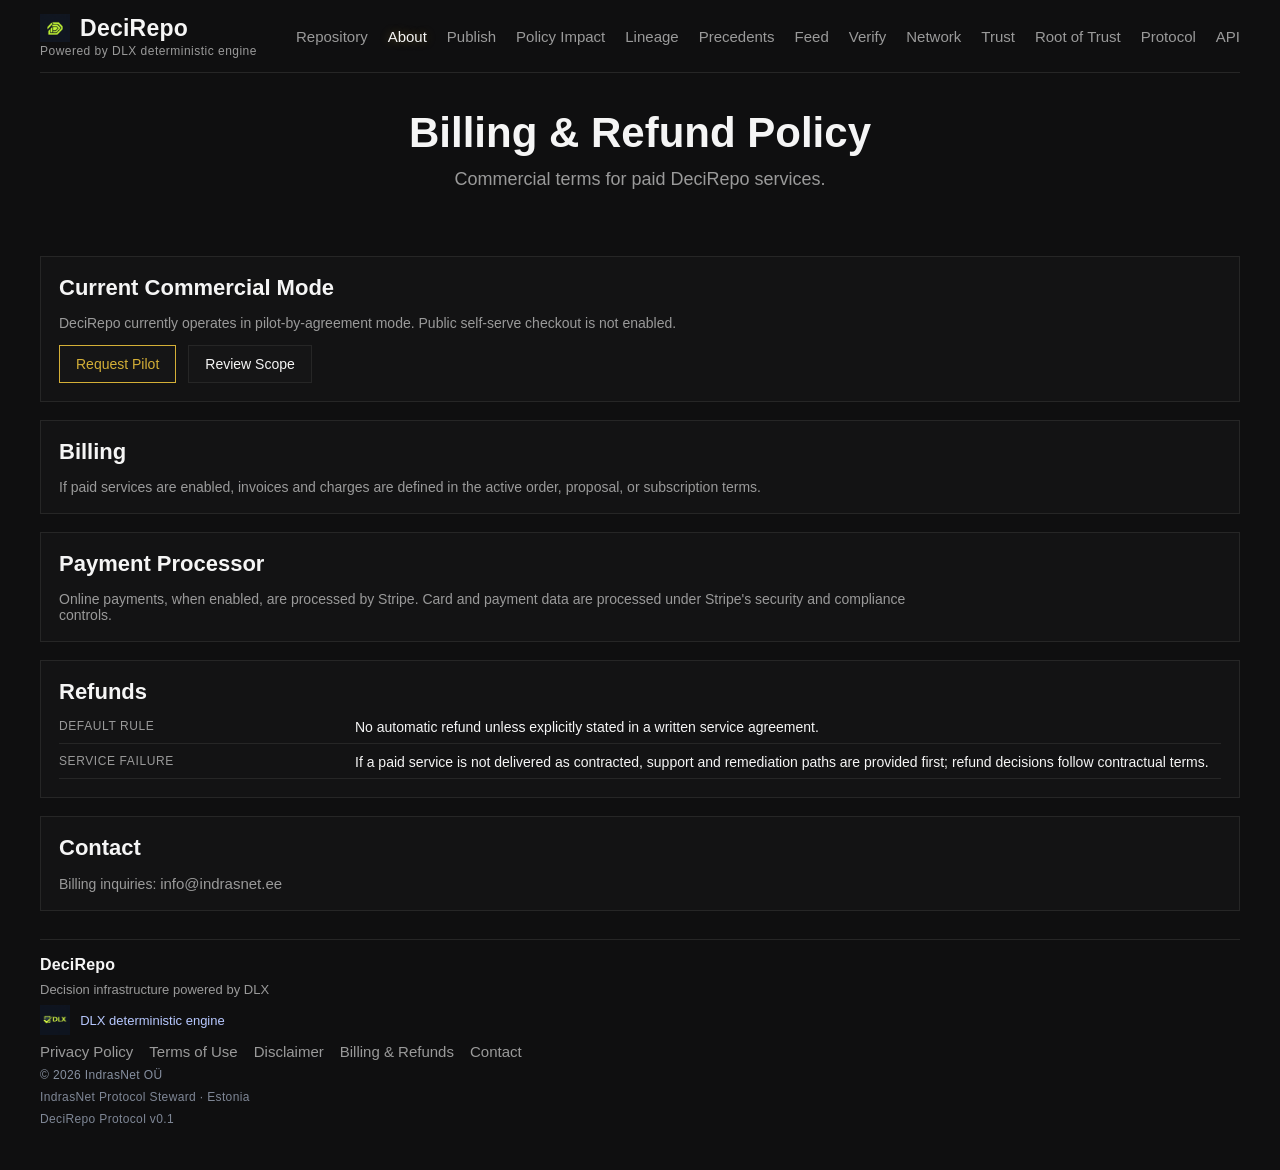
<file: pages/billing.html>
<!doctype html>
<html lang="en">
<head>
  <meta charset="UTF-8" />
  <meta name="viewport" content="width=device-width, initial-scale=1.0" />
  <link rel="icon" href="/favicon.ico" sizes="any" />
  <link rel="icon" type="image/png" sizes="32x32" href="/favicon-32x32.png" />
  <link rel="icon" type="image/png" sizes="16x16" href="/favicon-16x16.png" />
  <link rel="apple-touch-icon" href="/apple-touch-icon.png" />
  <link rel="manifest" href="/site.webmanifest" />
  <title>DeciRepo — Billing & Refund Policy</title>
  <link rel="stylesheet" href="../assets/styles.css" />
</head>
<body>
  <div class="page-shell">
    <div id="header-root"></div>

    <main class="page-protocol">
      <section class="title-block">
        <h1 class="title-main">Billing & Refund Policy</h1>
        <p class="title-sub">Commercial terms for paid DeciRepo services.</p>
      </section>

      <section class="panel after-title-gap">
        <h2 id="request-pilot" class="section-title">Current Commercial Mode</h2>
        <p class="section-subtitle section-wrap">DeciRepo currently operates in pilot-by-agreement mode. Public self-serve checkout is not enabled.</p>
        <div class="button-row tight">
          <a class="btn btn-gold" href="mailto:info@indrasnet.ee?subject=DeciRepo%20Pilot%20Request">Request Pilot</a>
          <a class="btn" href="./about.html">Review Scope</a>
        </div>
      </section>

      <section class="panel">
        <h2 class="section-title">Billing</h2>
        <p class="section-subtitle section-wrap">If paid services are enabled, invoices and charges are defined in the active order, proposal, or subscription terms.</p>
      </section>

      <section class="panel">
        <h2 class="section-title">Payment Processor</h2>
        <p class="section-subtitle section-wrap">Online payments, when enabled, are processed by Stripe. Card and payment data are processed under Stripe's security and compliance controls.</p>
      </section>

      <section class="panel">
        <h2 class="section-title">Refunds</h2>
        <div class="kv-stack">
          <div class="kv-line"><div class="kv-key">Default Rule</div><div class="kv-value">No automatic refund unless explicitly stated in a written service agreement.</div></div>
          <div class="kv-line"><div class="kv-key">Service Failure</div><div class="kv-value">If a paid service is not delivered as contracted, support and remediation paths are provided first; refund decisions follow contractual terms.</div></div>
        </div>
      </section>

      <section class="panel">
        <h2 class="section-title">Contact</h2>
        <p class="section-subtitle section-wrap">Billing inquiries: <a class="menu-link" href="mailto:info@indrasnet.ee">info@indrasnet.ee</a></p>
      </section>
    </main>

    <footer class="footer">
      <div class="footer-brand">DeciRepo</div>
      <div class="footer-description">Decision infrastructure powered by DLX</div>
      <div class="footer-engine">
        <img class="footer-dlx-logo" src="../assets/brand/dlx-logo.png" alt="DLX logo" />
        <div class="footer-engine-text">DLX deterministic engine</div>
      </div>
      <div class="footer-links">
        <a class="menu-link" href="./privacy.html">Privacy Policy</a>
        <a class="menu-link" href="./terms.html">Terms of Use</a>
        <a class="menu-link" href="./disclaimer.html">Disclaimer</a>
        <a class="menu-link" href="./billing.html">Billing & Refunds</a>
        <a class="menu-link" href="mailto:info@indrasnet.ee">Contact</a>
      </div>
      <div class="footer-legal">© 2026 IndrasNet OÜ</div>
      <div class="footer-meta">IndrasNet Protocol Steward · Estonia</div>
      <div class="footer-meta">DeciRepo Protocol v0.1</div>
    </footer>
  </div>

  <script src="../components/header.js"></script>
  <script>
    window.DeciRepoHeader.mount("header-root", "about");
  </script>
</body>
</html>
</file>
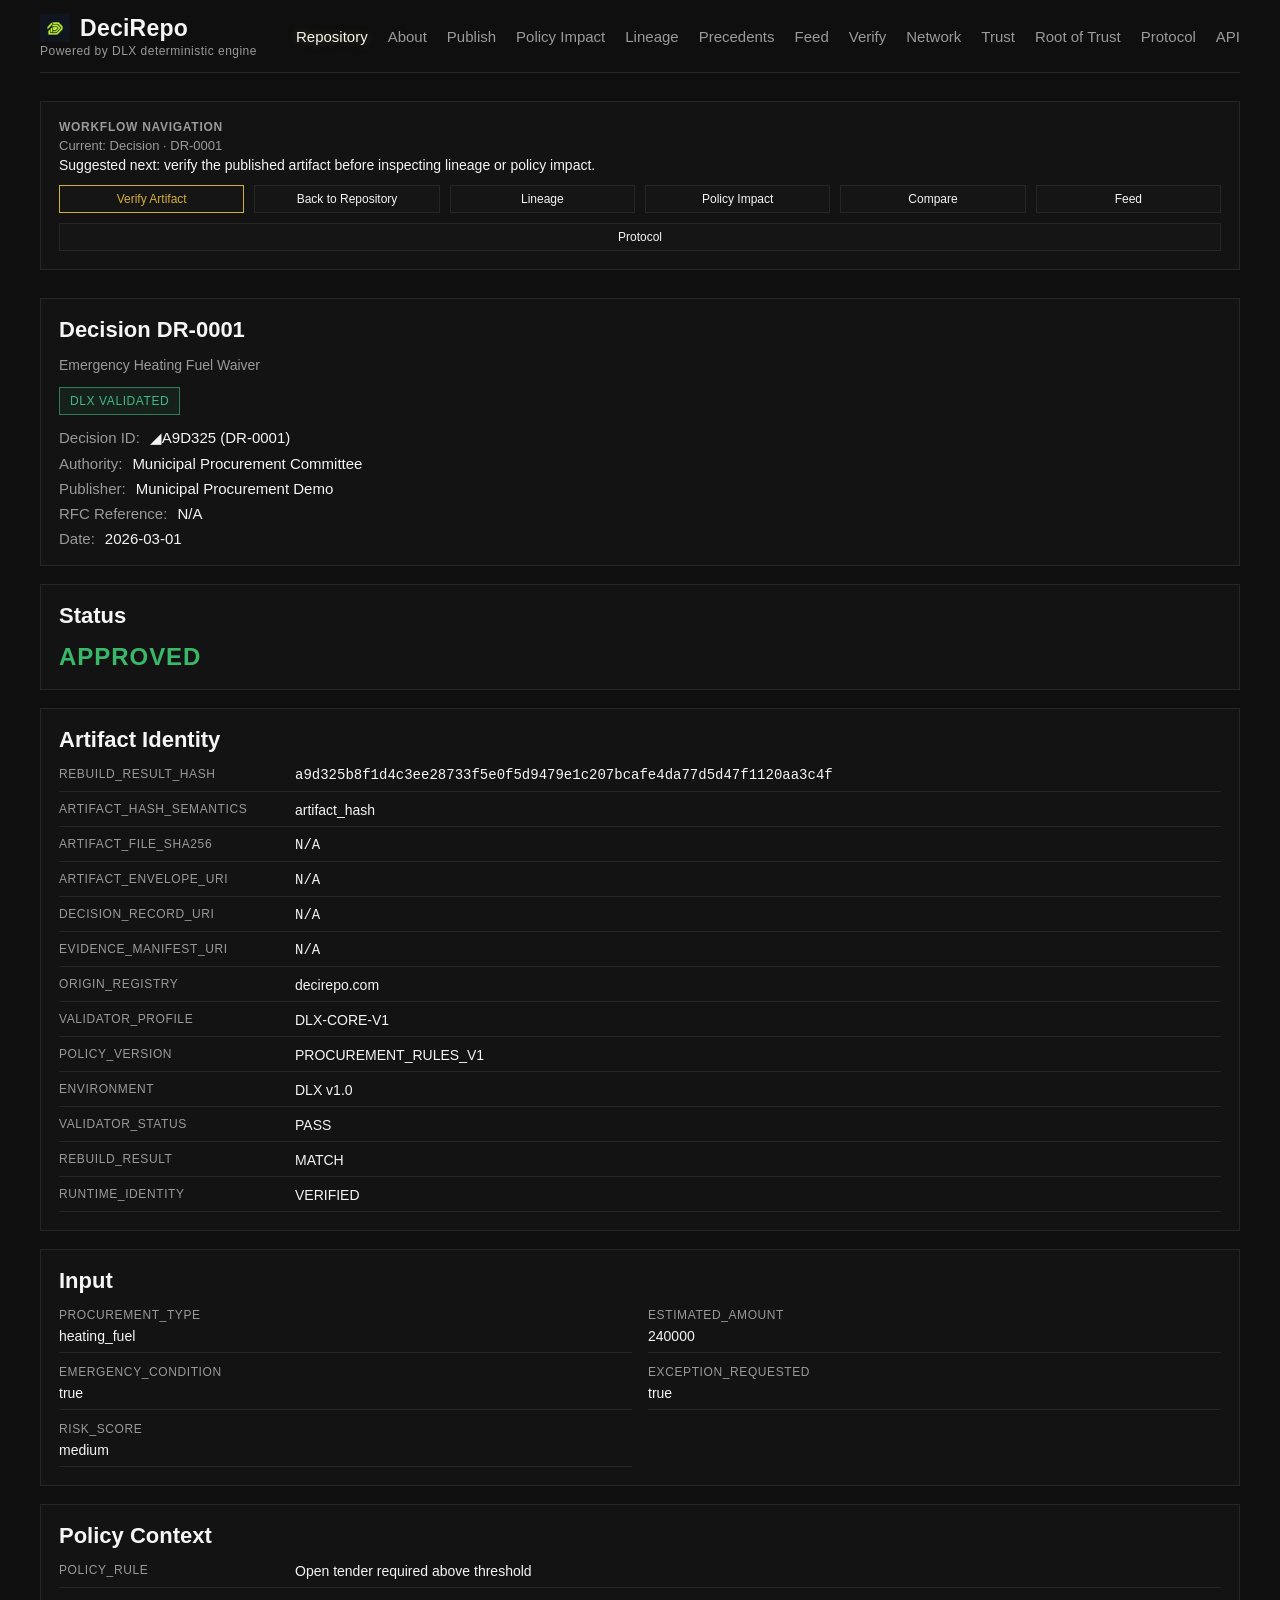
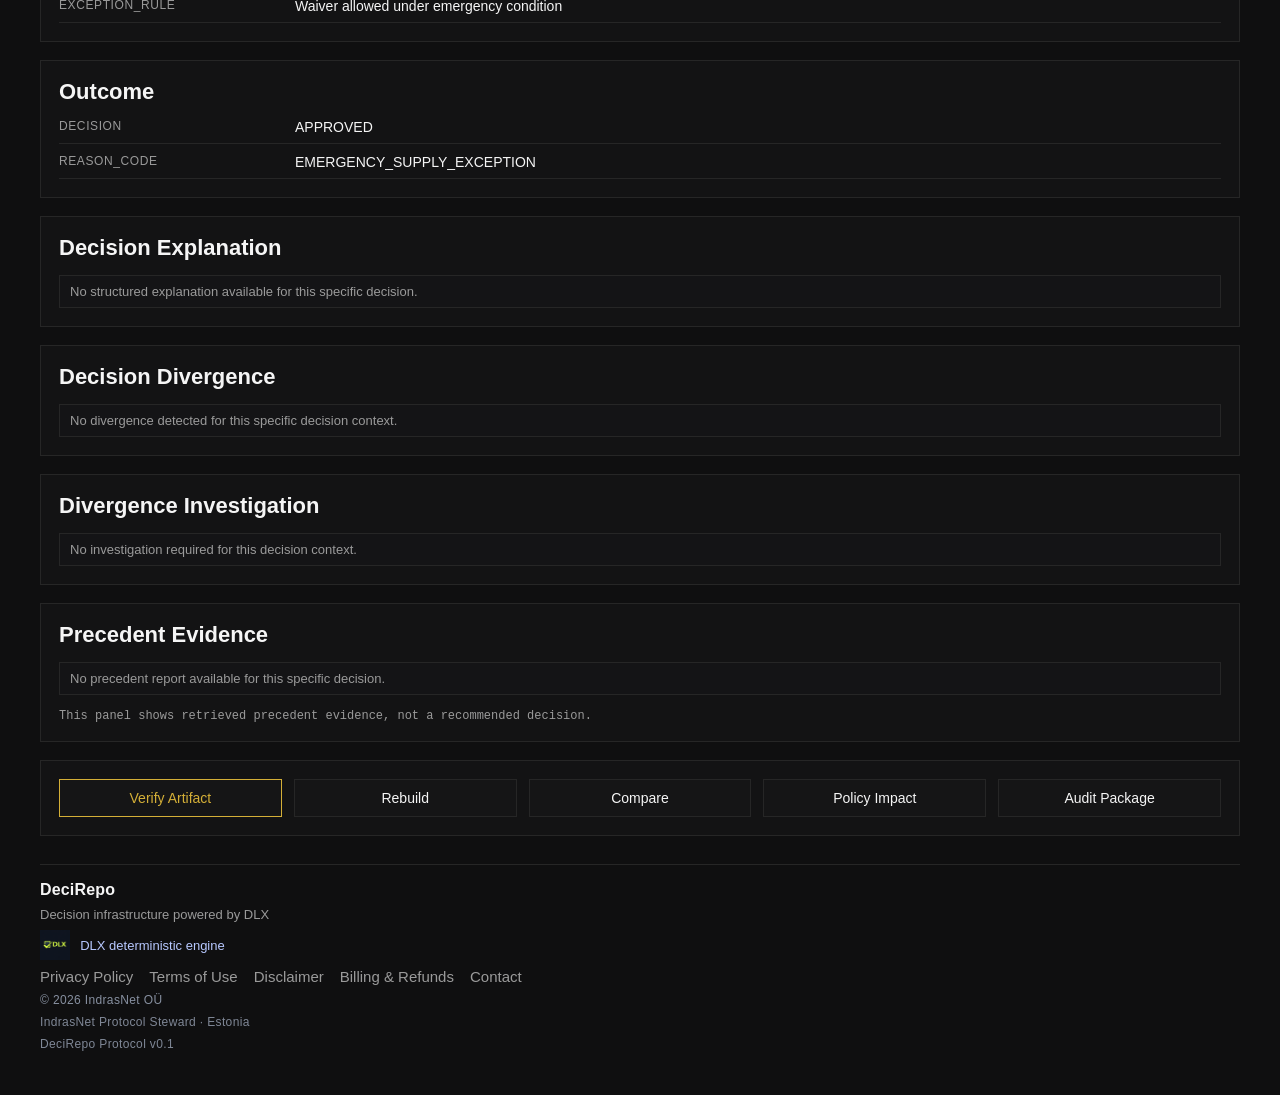
<file: pages/decision.html>
<!doctype html>
<html lang="en">
<head>
  <meta charset="UTF-8" />
  <meta name="viewport" content="width=device-width, initial-scale=1.0" />
  <link rel="icon" href="/favicon.ico" sizes="any" />
  <link rel="icon" type="image/png" sizes="32x32" href="/favicon-32x32.png" />
  <link rel="icon" type="image/png" sizes="16x16" href="/favicon-16x16.png" />
  <link rel="apple-touch-icon" href="/apple-touch-icon.png" />
  <link rel="manifest" href="/site.webmanifest" />
  <title>DeciRepo — Decision</title>
  <link rel="stylesheet" href="../assets/styles.css" />
</head>
<body>
  <div class="page-shell">
    <div id="header-root"></div>
    <div id="context-nav-root"></div>

    <main class="page-decision">
      <section class="panel">
        <h1 class="section-title" id="decision-title">Decision</h1>
        <p class="section-subtitle" id="decision-subtitle">Decision Title</p>
        <div id="decision-dlx-chip" class="dlx-chip">DLX validated</div>
        <div class="decision-header-lines" id="decision-header-lines"></div>
      </section>

      <section class="panel">
        <h2 class="section-title">Status</h2>
        <div id="decision-status-line" class="decision-status-line outcome-neutral">VERIFIED</div>
      </section>

      <section class="panel">
        <h2 class="section-title">Artifact Identity</h2>
        <div id="artifact-block"></div>
      </section>

      <section class="panel">
        <h2 class="section-title">Input</h2>
        <div id="input-block"></div>
      </section>

      <section class="panel">
        <h2 class="section-title">Policy Context</h2>
        <div id="policy-block"></div>
      </section>

      <section class="panel">
        <h2 class="section-title">Outcome</h2>
        <div id="outcome-block"></div>
      </section>

      <section class="panel">
        <h2 class="section-title">Decision Explanation</h2>
        <div id="decision-explanation-block">
          <div class="lineage-item muted">retrieving explanation...</div>
        </div>
      </section>

      <section class="panel">
        <h2 class="section-title">Decision Divergence</h2>
        <div id="decision-divergence-block">
          <div class="lineage-item muted">scanning for divergent decisions...</div>
        </div>
      </section>

      <section class="panel">
        <h2 class="section-title">Divergence Investigation</h2>
        <div id="divergence-investigation-block">
          <div class="lineage-item muted">checking investigation status...</div>
        </div>
      </section>

      <section class="panel">
        <h2 class="section-title">Precedent Evidence</h2>
        <div id="precedent-evidence-block">
          <div class="lineage-item muted">retrieving precedent evidence...</div>
        </div>
        <div class="precedent-meta">This panel shows retrieved precedent evidence, not a recommended decision.</div>
      </section>

      <section class="panel">
        <div class="button-row">
          <button id="btn-verify" class="btn btn-gold" type="button">Verify Artifact</button>
          <button id="btn-rebuild" class="btn" type="button">Rebuild</button>
          <button id="btn-compare" class="btn" type="button">Compare</button>
          <button id="btn-policy-impact" class="btn" type="button">Policy Impact</button>
          <a id="btn-divergence-report" class="btn" href="../api/divergence-investigation-report.json" target="_blank" rel="noopener noreferrer" style="display:none">Open Divergence Report</a>
          <a id="btn-audit-package" class="btn" href="../api/audit-package.json" target="_blank" rel="noopener noreferrer">Audit Package</a>
        </div>
      </section>
    </main>

    <footer class="footer">
      <div class="footer-brand">DeciRepo</div>
      <div class="footer-description">Decision infrastructure powered by DLX</div>
      <div class="footer-engine">
        <img class="footer-dlx-logo" src="../assets/brand/dlx-logo.png" alt="DLX logo" />
        <div class="footer-engine-text">DLX deterministic engine</div>
      </div>
      <div class="footer-links">
        <a class="menu-link" href="./privacy.html">Privacy Policy</a>
        <a class="menu-link" href="./terms.html">Terms of Use</a>
        <a class="menu-link" href="./disclaimer.html">Disclaimer</a>
        <a class="menu-link" href="./billing.html">Billing & Refunds</a>
        <a class="menu-link" href="mailto:info@indrasnet.ee">Contact</a>
      </div>
      <div class="footer-legal">© 2026 IndrasNet OÜ</div>
      <div class="footer-meta">IndrasNet Protocol Steward · Estonia</div>
      <div class="footer-meta">DeciRepo Protocol v0.1</div>
    </footer>

  </div>

  <script src="../assets/data.js"></script>
  <script src="../components/header.js"></script>
  <script src="../components/context-nav.js"></script>
  <script src="../components/decision-block.js"></script>
  <script>
    window.DeciRepoHeader.mount("header-root", "repository");

    const params = new URLSearchParams(window.location.search);
    const decisionId = params.get("id") || "DR-0001";
    const decision = window.DeciRepoData.getDecisionById(decisionId) || window.DeciRepoData.getDecisionById("DR-0001");
    const verified = decision.artifact.validator_result === "PASS" && decision.artifact.rebuild_status === "MATCH";
    const chip = document.getElementById("decision-dlx-chip");
    chip.textContent = verified ? "DLX validated" : "DLX validation pending";
    if (!verified) chip.classList.add("warn");

    document.getElementById("decision-title").textContent = `Decision ${decision.id}`;
    document.getElementById("decision-subtitle").textContent = decision.title;
    document.getElementById("decision-status-line").textContent = decision.outcomeFields.decision;
    document.getElementById("decision-status-line").className = `decision-status-line ${decision.outcomeFields.decision === "APPROVED" ? "outcome-approved" : decision.outcomeFields.decision === "REJECTED" ? "outcome-rejected" : "outcome-neutral"}`;

    const headerRows = [
      ["Decision ID", `◢${decision.short_hash} (${decision.id})`],
      ["Authority", decision.authority],
      ["Publisher", decision.publisher_label || decision.publisher || "unknown"],
      ["RFC Reference", decision.rfc_ref || "N/A"],
      ["Date", decision.date]
    ];

    document.getElementById("decision-header-lines").innerHTML = headerRows
      .map(([label, value]) => `<div class="decision-header-line"><span class="label">${label}:</span>${value}</div>`)
      .join("");

    function compactObject(obj) {
      return Object.fromEntries(
        Object.entries(obj || {}).filter(([, value]) => value !== undefined && value !== null && String(value).trim() !== "")
      );
    }

    function mountContextNav() {
      const verifyQuery = `◢${decision.short_hash}`;
      const pairId = window.DeciRepoData.getPairId(decision.id);
      window.DeciRepoContextNav.mount("context-nav-root", {
        current: "Decision",
        meta: decision.id,
        hint: "Suggested next: verify the published artifact before inspecting lineage or policy impact.",
        links: [
          { label: "Verify Artifact", href: `./verify.html?q=${encodeURIComponent(verifyQuery)}`, primary: true },
          { label: "Back to Repository", href: "./index.html" },
          { label: "Lineage", href: `./lineage.html?id=${encodeURIComponent(decision.id)}` },
          { label: "Policy Impact", href: `./policy-impact.html?id=${encodeURIComponent(decision.id)}` },
          { label: "Compare", href: pairId ? `./diff.html?left=${encodeURIComponent(decision.id)}&right=${encodeURIComponent(pairId)}` : null },
          { label: "Feed", href: "./feed.html" },
          { label: "Protocol", href: "./protocol.html" }
        ]
      });
    }

    mountContextNav();

    const artifactRows = window.DeciRepoDecisionBlock.toRows(compactObject({
      rebuild_result_hash: decision.artifact.rebuild_result_hash || decision.artifact.artifact_hash,
      artifact_hash_semantics: decision.artifact.artifact_hash_semantics || "artifact_hash",
      artifact_file_sha256: decision.artifact.artifact_file_sha256 || "N/A",
      artifact_envelope_uri: decision.artifact.artifact_public_uri || "N/A",
      decision_record_uri: decision.artifact.decision_record_uri || "N/A",
      evidence_manifest_uri: decision.artifact.evidence_manifest_uri || "N/A",
      origin_registry: decision.artifact.origin_registry || window.DeciRepoData.LOCAL_REGISTRY_ID,
      validator_profile: decision.artifact.validator_profile || "DLX-CORE-V1",
      policy_version: decision.policyVersion,
      environment: "DLX v1.0",
      validator_status: decision.artifact.validator_result,
      rebuild_result: decision.artifact.rebuild_status,
      runtime_identity: decision.artifact.runtime_identity
    }));
    document.getElementById("artifact-block").innerHTML = window.DeciRepoDecisionBlock.renderStack(
      artifactRows,
      ["rebuild_result_hash", "artifact_file_sha256", "artifact_envelope_uri", "decision_record_uri", "evidence_manifest_uri"]
    );

    const inputRows = window.DeciRepoDecisionBlock.toRows(compactObject(decision.input));
    document.getElementById("input-block").innerHTML = window.DeciRepoDecisionBlock.renderTwoColumnGrid(inputRows);

    const policyRows = window.DeciRepoDecisionBlock.toRows(compactObject(decision.policyContext));
    document.getElementById("policy-block").innerHTML = policyRows.length
      ? window.DeciRepoDecisionBlock.renderStack(policyRows)
      : `<div class="lineage-item muted">No explicit policy context attached to this decision record.</div>`;

    const outcomeRows = window.DeciRepoDecisionBlock.toRows(compactObject(decision.outcomeFields));
    document.getElementById("outcome-block").innerHTML = window.DeciRepoDecisionBlock.renderStack(outcomeRows);

    async function loadDecisionExplanation() {
      const container = document.getElementById("decision-explanation-block");
      try {
        const response = await fetch("../api/decision-explanation.json", { cache: "no-store" });
        if (!response.ok) throw new Error("no explanation");
        const explanation = await response.json();
        if (explanation.decision_id !== decision.id) {
          container.innerHTML = `<div class="lineage-item muted">No structured explanation available for this specific decision.</div>`;
          return;
        }
        
        container.innerHTML = `
          <div class="kv-stack">
            <div class="kv-line"><div class="kv-key">Policy Context</div><div class="kv-value">${explanation.policy_context.policy_family} (${explanation.policy_context.policy_version})</div></div>
            <div class="kv-line"><div class="kv-key">Explanation Basis</div><div class="kv-value">${explanation.explanation_basis.join(", ")}</div></div>
            <div class="kv-line"><div class="kv-key">Outcome Type</div><div class="kv-value">${explanation.decision_outcome.exception_type}</div></div>
          </div>
          <div class="button-row tight">
            <a class="btn small" href="../api/decision-explanation.json" target="_blank" rel="noopener noreferrer">Open Explanation</a>
          </div>
        `;
      } catch (e) {
        container.innerHTML = `<div class="lineage-item muted">No structured explanation available for this decision.</div>`;
      }
    }

    async function loadDecisionDivergence() {
      const container = document.getElementById("decision-divergence-block");
      const currentId = decision.id;
      try {
        const response = await fetch("../api/decision-divergence.json", { cache: "no-store" });
        if (!response.ok) throw new Error("no divergence report");
        const data = await response.json();
        
        if (data.reference_decision !== currentId) {
          container.innerHTML = `<div class="lineage-item muted">No divergence detected for this specific decision context.</div>`;
          return;
        }

        container.innerHTML = data.divergent_decisions.map(d => `
          <div class="kv-stack">
            <div class="kv-line"><div class="kv-key">Divergent Decision</div><div class="kv-value mono">${d.decision_id}</div></div>
            <div class="kv-line"><div class="kv-key">Matching Dimensions</div><div class="kv-value">${d.matching_dimensions.join(", ")}</div></div>
            <div class="kv-line"><div class="kv-key">Outcome Diff</div><div class="kv-value"><span class="outcome-approved">${d.outcome_difference.reference_outcome}</span> vs <span class="outcome-rejected">${d.outcome_difference.divergent_outcome}</span></div></div>
          </div>
          <div class="button-row tight">
            <a class="btn small" href="./diff.html?left=${currentId}&right=${d.decision_id}">Compare Divergence</a>
          </div>
        `).join("");
      } catch (e) {
        container.innerHTML = `<div class="lineage-item muted">No divergence analysis available for this decision.</div>`;
      }
    }

    async function loadDivergenceInvestigation() {
      const container = document.getElementById("divergence-investigation-block");
      const reportBtn = document.getElementById("btn-divergence-report");
      const currentId = decision.id;
      try {
        const response = await fetch("../api/divergence-investigation-report.json", { cache: "no-store" });
        if (!response.ok) throw new Error("no investigation report");
        const data = await response.json();
        
        if (data.reference_decision !== currentId) {
          container.innerHTML = `<div class="lineage-item muted">No investigation required for this decision context.</div>`;
          return;
        }

        container.innerHTML = `
          <div class="kv-stack">
            <div class="kv-line"><div class="kv-key">Investigation ID</div><div class="kv-value mono">${data.report_id}</div></div>
            <div class="kv-line"><div class="kv-key">Basis</div><div class="kv-value">${data.investigation_basis.join(", ")}</div></div>
            <div class="kv-line"><div class="kv-key">Divergent Cases</div><div class="kv-value mono">${data.divergent_decisions.length}</div></div>
          </div>
          <div class="button-row tight">
            <a class="btn small" href="../api/divergence-investigation-report.json" target="_blank" rel="noopener noreferrer">View Full Investigation</a>
          </div>
        `;
        if (reportBtn) reportBtn.style.display = "inline-flex";
      } catch (e) {
        container.innerHTML = `<div class="lineage-item muted">No divergence investigation available for this decision.</div>`;
      }
    }

    async function loadPrecedentEvidence() {
      const container = document.getElementById("precedent-evidence-block");
      const decisionId = decision.id;
      try {
        const response = await fetch("../api/precedent-search-report.json", { cache: "no-store" });
        if (!response.ok) throw new Error("no report");
        const report = await response.json();
        if (!report.query_context || report.query_context.decision_id !== decisionId) {
          container.innerHTML = `<div class="lineage-item muted">No precedent report available for this specific decision.</div>`;
          return;
        }
        
        container.innerHTML = `
          <div class="kv-stack">
            <div class="kv-line"><div class="kv-key">Precedent Report</div><div class="kv-value mono">${report.report_id}</div></div>
            <div class="kv-line"><div class="kv-key">Selected Precedent</div><div class="kv-value mono">${report.selected_precedent}</div></div>
            <div class="kv-line"><div class="kv-key">Match Basis</div><div class="kv-value">${report.match_basis.join(", ")}</div></div>
            <div class="kv-line"><div class="kv-key">Summary</div><div class="kv-value">Total: ${report.result_summary.total_precedents} (Approved: ${report.result_summary.approved}, Rejected: ${report.result_summary.rejected})</div></div>
          </div>
          <div class="button-row tight">
            <a class="btn small" href="../api/precedent-search-report.json" target="_blank" rel="noopener noreferrer">Open Report</a>
            <a class="btn small" href="./diff.html?left=${decisionId}&right=${report.selected_precedent}">Compare</a>
            <a class="btn small" href="./verify.html?q=${encodeURIComponent(report.selected_precedent)}">Verify</a>
            <a class="btn small" href="./lineage.html?id=${report.selected_precedent}">Open Lineage</a>
          </div>
        `;
      } catch (e) {
        container.innerHTML = `<div class="lineage-item muted">No precedent report available for this decision.</div>`;
      }
    }

    loadDecisionExplanation();
    loadDecisionDivergence();
    loadDivergenceInvestigation();
    loadPrecedentEvidence();

    document.getElementById("btn-verify").addEventListener("click", () => {
      window.location.href = `./verify.html?q=${encodeURIComponent(`◢${decision.short_hash}`)}`;
    });

    document.getElementById("btn-rebuild").addEventListener("click", () => {
      window.location.href = `./verify.html?q=${encodeURIComponent(`◢${decision.short_hash}`)}`;
    });

    const compareButton = document.getElementById("btn-compare");
    const pairId = window.DeciRepoData.getPairId(decision.id);
    if (!pairId) {
      compareButton.disabled = true;
      compareButton.classList.add("disabled");
    } else {
      compareButton.addEventListener("click", () => {
        window.location.href = `./diff.html?left=${encodeURIComponent(decision.id)}&right=${encodeURIComponent(pairId)}`;
      });
    }

    document.getElementById("btn-policy-impact").addEventListener("click", () => {
      window.location.href = `./policy-impact.html?id=${encodeURIComponent(decision.id)}`;
    });
  </script>
</body>
</html>
</file>
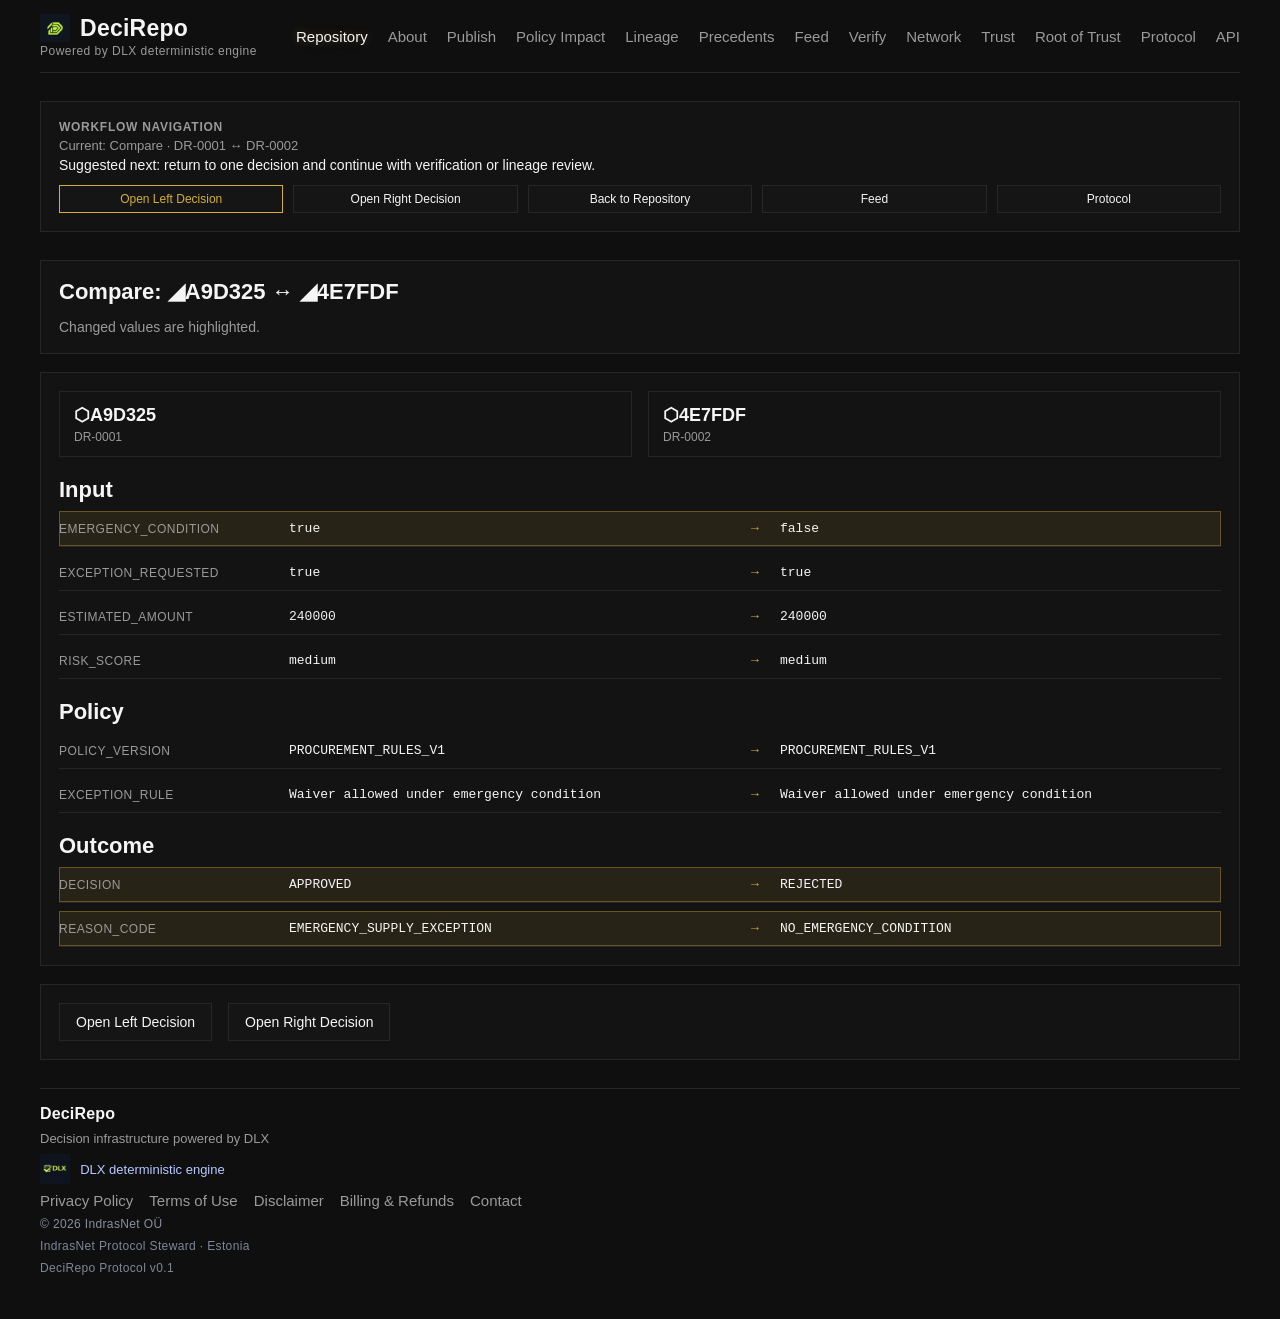
<file: pages/diff.html>
<!doctype html>
<html lang="en">
<head>
  <meta charset="UTF-8" />
  <meta name="viewport" content="width=device-width, initial-scale=1.0" />
  <link rel="icon" href="/favicon.ico" sizes="any" />
  <link rel="icon" type="image/png" sizes="32x32" href="/favicon-32x32.png" />
  <link rel="icon" type="image/png" sizes="16x16" href="/favicon-16x16.png" />
  <link rel="apple-touch-icon" href="/apple-touch-icon.png" />
  <link rel="manifest" href="/site.webmanifest" />
  <title>DeciRepo — Diff</title>
  <link rel="stylesheet" href="../assets/styles.css" />
</head>
<body>
  <div class="page-shell">
    <div id="header-root"></div>
    <div id="context-nav-root"></div>

    <main class="page-diff">
      <section class="panel">
        <h1 class="section-title" id="diff-title">Compare Decisions</h1>
        <p class="section-subtitle">Changed values are highlighted.</p>
      </section>

      <section id="diff-root"></section>

      <section class="panel">
        <div class="button-row">
          <button id="btn-left" class="btn" type="button">Open Left Decision</button>
          <button id="btn-right" class="btn" type="button">Open Right Decision</button>
        </div>
      </section>
    </main>

    <footer class="footer">
      <div class="footer-brand">DeciRepo</div>
      <div class="footer-description">Decision infrastructure powered by DLX</div>
      <div class="footer-engine">
        <img class="footer-dlx-logo" src="../assets/brand/dlx-logo.png" alt="DLX logo" />
        <div class="footer-engine-text">DLX deterministic engine</div>
      </div>
      <div class="footer-links">
        <a class="menu-link" href="./privacy.html">Privacy Policy</a>
        <a class="menu-link" href="./terms.html">Terms of Use</a>
        <a class="menu-link" href="./disclaimer.html">Disclaimer</a>
        <a class="menu-link" href="./billing.html">Billing & Refunds</a>
        <a class="menu-link" href="mailto:info@indrasnet.ee">Contact</a>
      </div>
      <div class="footer-legal">© 2026 IndrasNet OÜ</div>
      <div class="footer-meta">IndrasNet Protocol Steward · Estonia</div>
      <div class="footer-meta">DeciRepo Protocol v0.1</div>
    </footer>

  </div>

  <script src="../assets/data.js"></script>
  <script src="../components/header.js"></script>
  <script src="../components/context-nav.js"></script>
  <script src="../components/diff-view.js"></script>
  <script>
    window.DeciRepoHeader.mount("header-root", "repository");

    const params = new URLSearchParams(window.location.search);
    const leftId = params.get("left") || "DR-0001";
    const rightId = params.get("right") || "DR-0002";

    const left = window.DeciRepoData.getDecisionById(leftId);
    const right = window.DeciRepoData.getDecisionById(rightId);
    const visual = (d) => `◢${d.short_hash}`;

    window.DeciRepoContextNav.mount("context-nav-root", {
      current: "Compare",
      meta: `${leftId} ↔ ${rightId}`,
      hint: "Suggested next: return to one decision and continue with verification or lineage review.",
      links: [
        { label: "Open Left Decision", href: `./decision.html?id=${encodeURIComponent(leftId)}`, primary: true },
        { label: "Open Right Decision", href: `./decision.html?id=${encodeURIComponent(rightId)}` },
        { label: "Back to Repository", href: "./index.html" },
        { label: "Feed", href: "./feed.html" },
        { label: "Protocol", href: "./protocol.html" }
      ]
    });

    if (!left || !right) {
      document.getElementById("diff-root").innerHTML = '<section class="panel"><h2 class="section-title">Comparison data missing</h2></section>';
    } else {
      document.getElementById("diff-title").textContent = `Compare: ${visual(left)} ↔ ${visual(right)}`;
      window.DeciRepoDiffView.mount("diff-root", left, right);
    }

    document.getElementById("btn-left").addEventListener("click", () => {
      window.location.href = `./decision.html?id=${encodeURIComponent(leftId)}`;
    });

    document.getElementById("btn-right").addEventListener("click", () => {
      window.location.href = `./decision.html?id=${encodeURIComponent(rightId)}`;
    });
  </script>
</body>
</html>
</file>
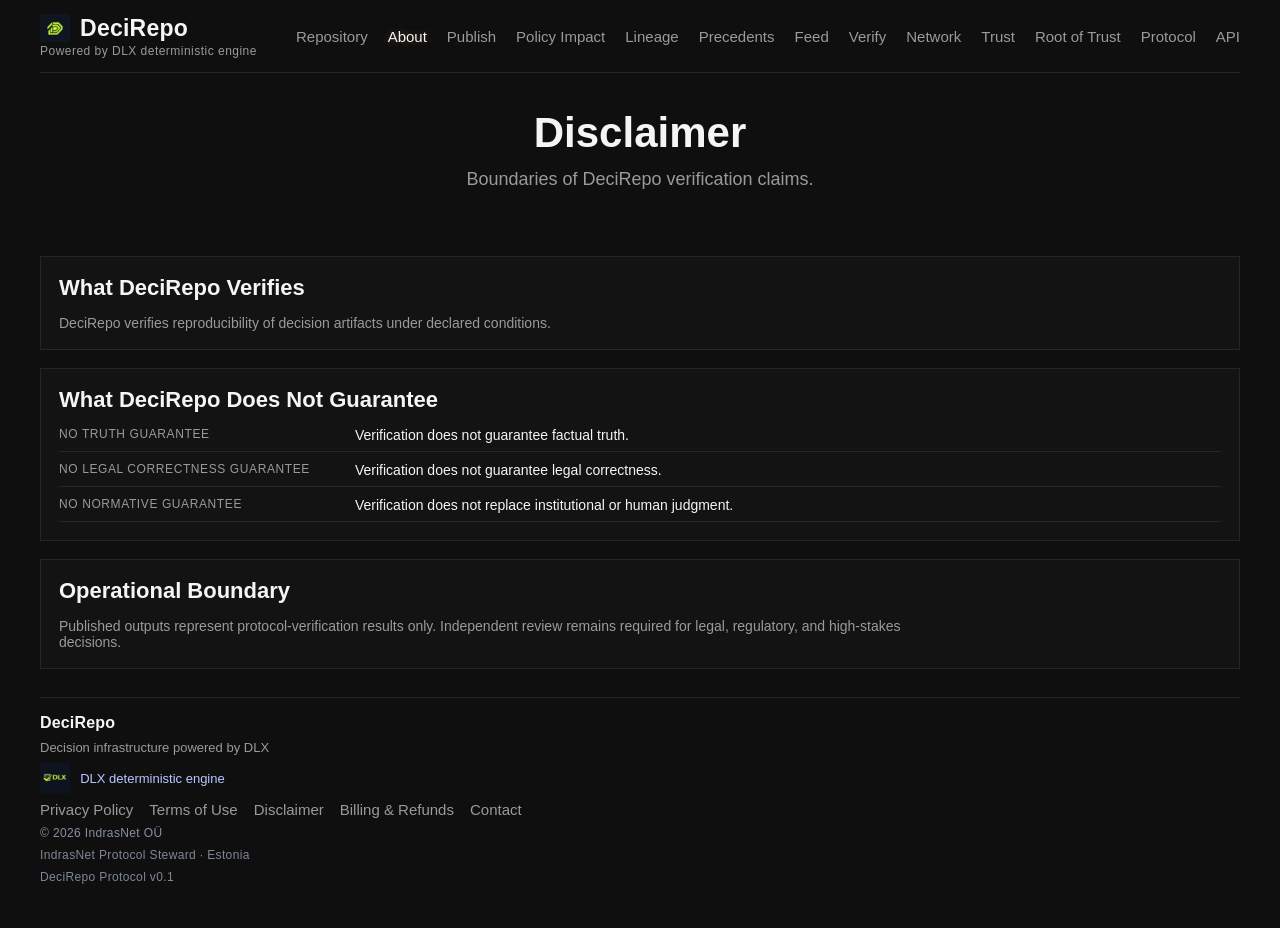
<file: pages/disclaimer.html>
<!doctype html>
<html lang="en">
<head>
  <meta charset="UTF-8" />
  <meta name="viewport" content="width=device-width, initial-scale=1.0" />
  <link rel="icon" href="/favicon.ico" sizes="any" />
  <link rel="icon" type="image/png" sizes="32x32" href="/favicon-32x32.png" />
  <link rel="icon" type="image/png" sizes="16x16" href="/favicon-16x16.png" />
  <link rel="apple-touch-icon" href="/apple-touch-icon.png" />
  <link rel="manifest" href="/site.webmanifest" />
  <title>DeciRepo — Disclaimer</title>
  <link rel="stylesheet" href="../assets/styles.css" />
</head>
<body>
  <div class="page-shell">
    <div id="header-root"></div>

    <main class="page-protocol">
      <section class="title-block">
        <h1 class="title-main">Disclaimer</h1>
        <p class="title-sub">Boundaries of DeciRepo verification claims.</p>
      </section>

      <section class="panel after-title-gap">
        <h2 class="section-title">What DeciRepo Verifies</h2>
        <p class="section-subtitle section-wrap">DeciRepo verifies reproducibility of decision artifacts under declared conditions.</p>
      </section>

      <section class="panel">
        <h2 class="section-title">What DeciRepo Does Not Guarantee</h2>
        <div class="kv-stack">
          <div class="kv-line"><div class="kv-key">No Truth Guarantee</div><div class="kv-value">Verification does not guarantee factual truth.</div></div>
          <div class="kv-line"><div class="kv-key">No Legal Correctness Guarantee</div><div class="kv-value">Verification does not guarantee legal correctness.</div></div>
          <div class="kv-line"><div class="kv-key">No Normative Guarantee</div><div class="kv-value">Verification does not replace institutional or human judgment.</div></div>
        </div>
      </section>

      <section class="panel">
        <h2 class="section-title">Operational Boundary</h2>
        <p class="section-subtitle section-wrap">Published outputs represent protocol-verification results only. Independent review remains required for legal, regulatory, and high-stakes decisions.</p>
      </section>
    </main>

    <footer class="footer">
      <div class="footer-brand">DeciRepo</div>
      <div class="footer-description">Decision infrastructure powered by DLX</div>
      <div class="footer-engine">
        <img class="footer-dlx-logo" src="../assets/brand/dlx-logo.png" alt="DLX logo" />
        <div class="footer-engine-text">DLX deterministic engine</div>
      </div>
      <div class="footer-links">
        <a class="menu-link" href="./privacy.html">Privacy Policy</a>
        <a class="menu-link" href="./terms.html">Terms of Use</a>
        <a class="menu-link" href="./disclaimer.html">Disclaimer</a>
        <a class="menu-link" href="./billing.html">Billing & Refunds</a>
        <a class="menu-link" href="mailto:info@indrasnet.ee">Contact</a>
      </div>
      <div class="footer-legal">© 2026 IndrasNet OÜ</div>
      <div class="footer-meta">IndrasNet Protocol Steward · Estonia</div>
      <div class="footer-meta">DeciRepo Protocol v0.1</div>
    </footer>
  </div>

  <script src="../components/header.js"></script>
  <script>
    window.DeciRepoHeader.mount("header-root", "about");
  </script>
</body>
</html>
</file>
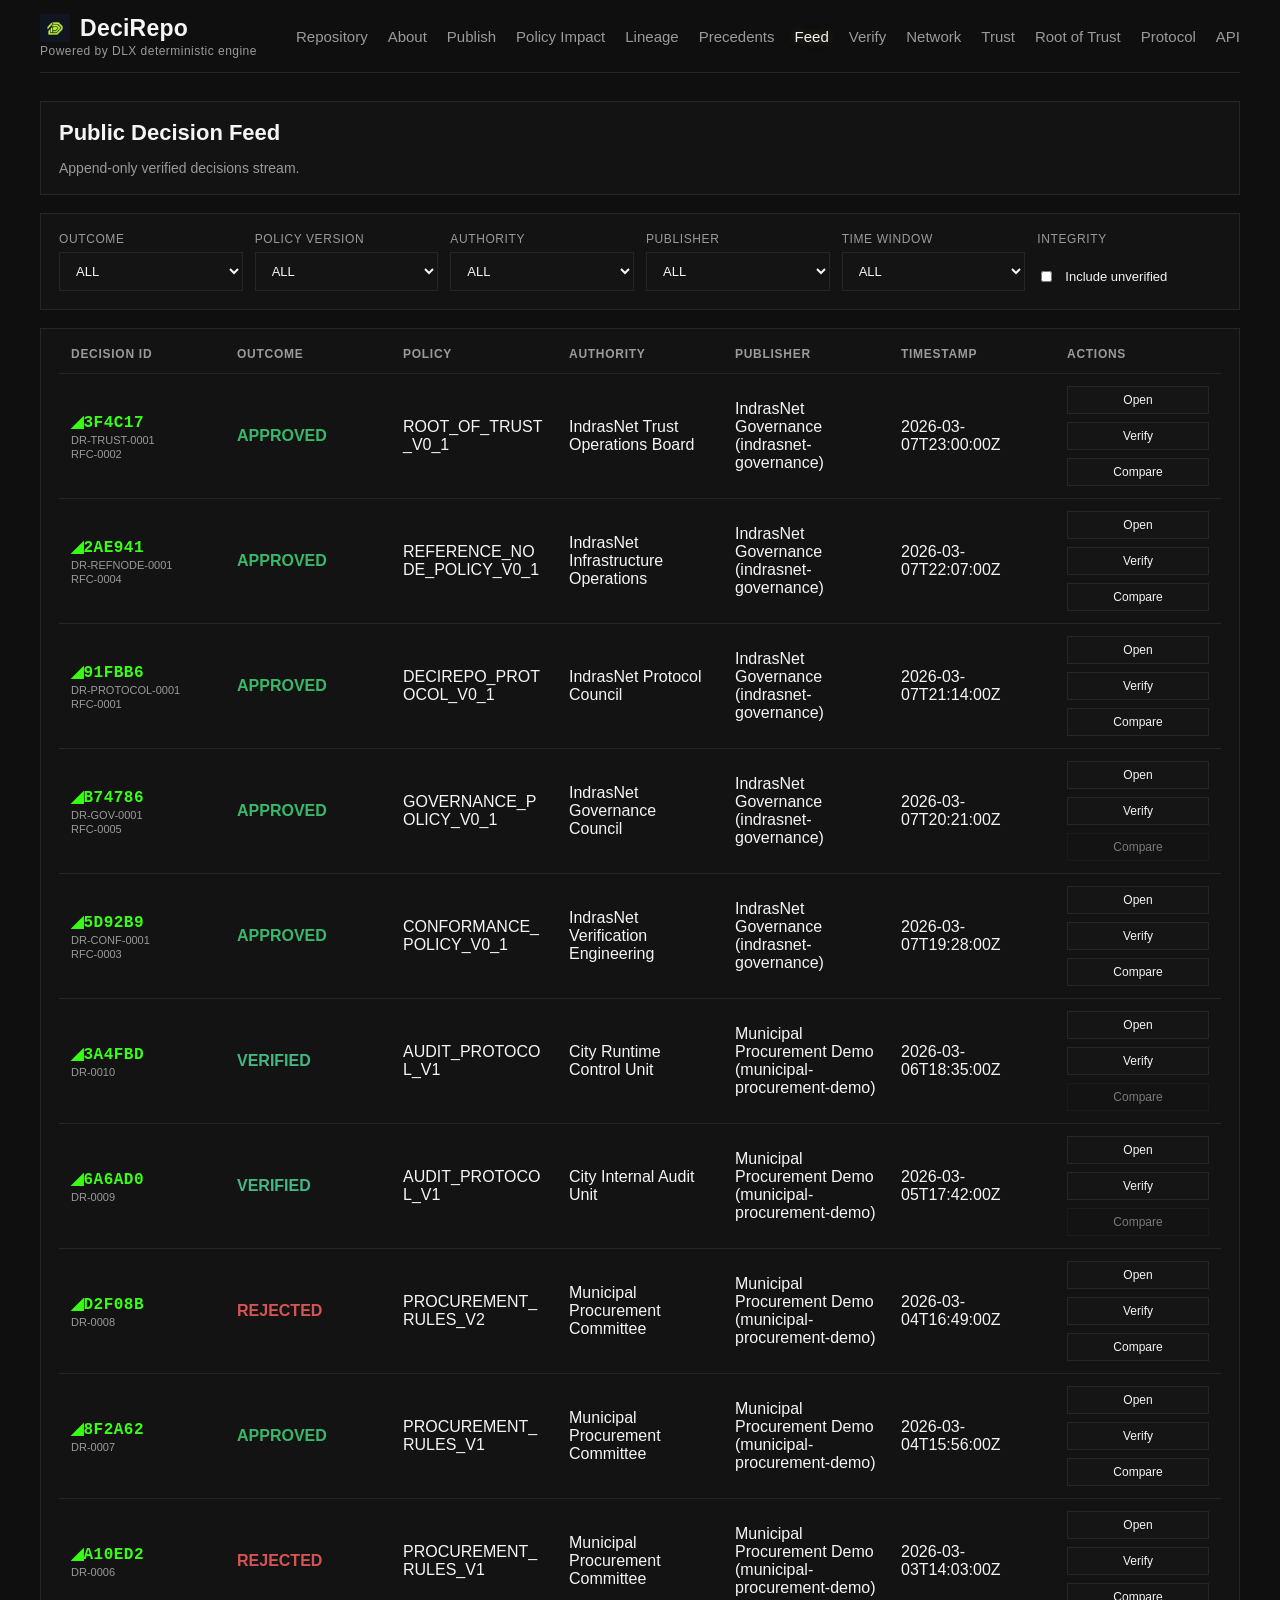
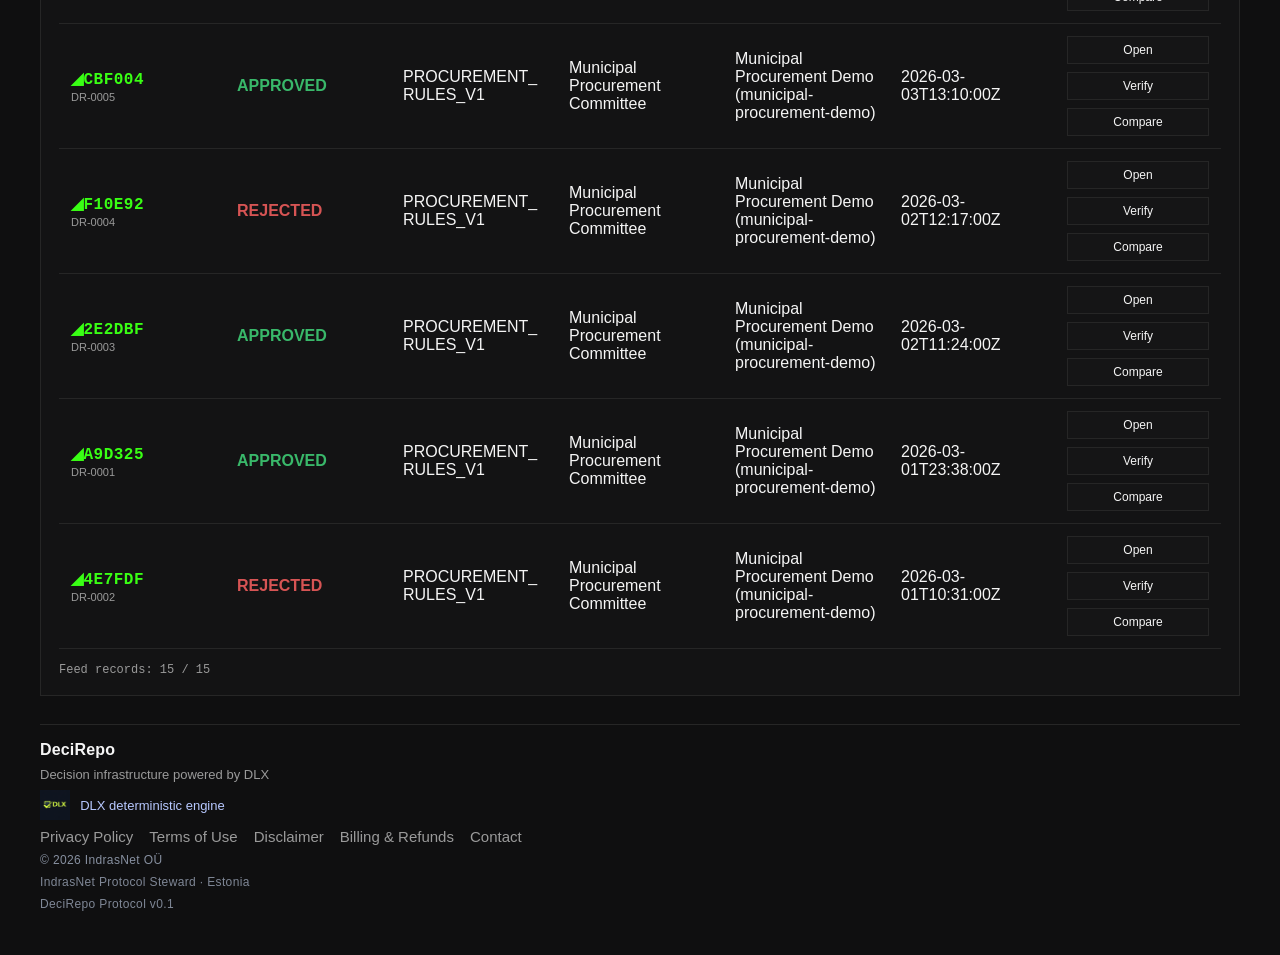
<file: pages/feed.html>
<!doctype html>
<html lang="en">
<head>
  <meta charset="UTF-8" />
  <meta name="viewport" content="width=device-width, initial-scale=1.0" />
  <link rel="icon" href="/favicon.ico" sizes="any" />
  <link rel="icon" type="image/png" sizes="32x32" href="/favicon-32x32.png" />
  <link rel="icon" type="image/png" sizes="16x16" href="/favicon-16x16.png" />
  <link rel="apple-touch-icon" href="/apple-touch-icon.png" />
  <link rel="manifest" href="/site.webmanifest" />
  <title>DeciRepo — Public Decision Feed</title>
  <link rel="stylesheet" href="../assets/styles.css" />
</head>
<body>
  <div class="page-shell">
    <div id="header-root"></div>

    <main class="feed-page">
      <section class="panel">
        <h1 class="section-title">Public Decision Feed</h1>
        <p class="section-subtitle">Append-only verified decisions stream.</p>
      </section>

      <section class="panel">
        <div class="feed-filter-grid">
          <label class="feed-field">
            <span class="feed-label">Outcome</span>
            <select id="filter-outcome" class="feed-select">
              <option value="ALL">ALL</option>
            </select>
          </label>

          <label class="feed-field">
            <span class="feed-label">Policy Version</span>
            <select id="filter-policy" class="feed-select">
              <option value="ALL">ALL</option>
            </select>
          </label>

          <label class="feed-field">
            <span class="feed-label">Authority</span>
            <select id="filter-authority" class="feed-select">
              <option value="ALL">ALL</option>
            </select>
          </label>

          <label class="feed-field">
            <span class="feed-label">Publisher</span>
            <select id="filter-publisher" class="feed-select">
              <option value="ALL">ALL</option>
            </select>
          </label>

          <label class="feed-field">
            <span class="feed-label">Time Window</span>
            <select id="filter-window" class="feed-select">
              <option value="all">ALL</option>
              <option value="24h">Last 24h</option>
              <option value="7d">Last 7d</option>
              <option value="30d">Last 30d</option>
            </select>
          </label>

          <label class="feed-field">
            <span class="feed-label">Integrity</span>
            <div class="feed-toggle">
              <input id="filter-unverified" type="checkbox" />
              <span>Include unverified</span>
            </div>
          </label>
        </div>
      </section>

      <section class="panel">
        <table class="feed-table" role="grid">
          <thead>
            <tr>
              <th>Decision ID</th>
              <th>Outcome</th>
              <th>Policy</th>
              <th>Authority</th>
              <th>Publisher</th>
              <th>Timestamp</th>
              <th>Actions</th>
            </tr>
          </thead>
          <tbody id="feed-body"></tbody>
        </table>
        <div class="feed-meta" id="feed-meta">Initializing verified feed...</div>
      </section>
    </main>

    <footer class="footer">
      <div class="footer-brand">DeciRepo</div>
      <div class="footer-description">Decision infrastructure powered by DLX</div>
      <div class="footer-engine">
        <img class="footer-dlx-logo" src="../assets/brand/dlx-logo.png" alt="DLX logo" />
        <div class="footer-engine-text">DLX deterministic engine</div>
      </div>
      <div class="footer-links">
        <a class="menu-link" href="./privacy.html">Privacy Policy</a>
        <a class="menu-link" href="./terms.html">Terms of Use</a>
        <a class="menu-link" href="./disclaimer.html">Disclaimer</a>
        <a class="menu-link" href="./billing.html">Billing & Refunds</a>
        <a class="menu-link" href="mailto:info@indrasnet.ee">Contact</a>
      </div>
      <div class="footer-legal">© 2026 IndrasNet OÜ</div>
      <div class="footer-meta">IndrasNet Protocol Steward · Estonia</div>
      <div class="footer-meta">DeciRepo Protocol v0.1</div>
    </footer>

  </div>

  <script src="../assets/data.js"></script>
  <script src="../components/header.js"></script>
  <script>
    window.DeciRepoHeader.mount("header-root", "feed");

    const state = {
      items: [],
      filtered: []
    };

    function unique(values) {
      return Array.from(new Set(values)).filter(Boolean).sort();
    }

    function toFeedItem(raw) {
      const localDecision = raw.legacy_id ? window.DeciRepoData.getDecisionById(raw.legacy_id) : null;
      const publisherId = raw.publisher_id || raw.publisher || (localDecision ? localDecision.publisher : "unknown");
      const publisherLabel = raw.publisher_label || (localDecision ? localDecision.publisher_label : publisherId);
      const rfcRef = raw.rfc_ref || (localDecision ? localDecision.rfc_ref : "");
      return {
        decision_id: raw.decision_id || raw.canonical_id || "",
        canonical_id: raw.canonical_id || raw.decision_id || "",
        legacy_id: raw.legacy_id || "",
        artifact_hash: raw.artifact_hash || "",
        policy_version: raw.policy_version || "",
        outcome: raw.outcome || "UNKNOWN",
        validator: raw.validator || "UNKNOWN",
        rebuild: raw.rebuild || "UNKNOWN",
        authority: raw.authority || "UNKNOWN",
        publisher_id: publisherId,
        publisher_label: publisherLabel,
        rfc_ref: rfcRef,
        timestamp: raw.timestamp || "1970-01-01T00:00:00Z"
      };
    }

    function fallbackFeedItems() {
      return window.DeciRepoData.decisions.map((d, idx) => {
        const day = String(7 - Math.floor(idx / 2)).padStart(2, "0");
        const hour = String(23 - idx).padStart(2, "0");
        return {
          decision_id: d.canonical_id,
          canonical_id: d.canonical_id,
          legacy_id: d.id,
          artifact_hash: d.artifact.artifact_hash,
          policy_version: d.policyVersion,
          outcome: d.outcomeFields.decision,
          validator: d.artifact.validator_result,
          rebuild: d.artifact.rebuild_status,
          authority: d.authority,
          publisher_id: d.publisher || "unknown",
          publisher_label: d.publisher_label || d.publisher || "unknown",
          rfc_ref: d.rfc_ref || "",
          timestamp: `2026-03-${day}T${hour}:00:00Z`
        };
      });
    }

    async function loadFeed() {
      const candidates = ["../api/feed.json", "../api/feed"];
      for (const url of candidates) {
        try {
          const res = await fetch(url, { cache: "no-store" });
          if (!res.ok) continue;
          const payload = await res.json();
          if (!payload || !Array.isArray(payload.items)) continue;
          return payload.items.map(toFeedItem);
        } catch (_err) {
          // continue fallback chain
        }
      }
      return fallbackFeedItems().map(toFeedItem);
    }

    function mountOptions(selectId, values) {
      const select = document.getElementById(selectId);
      if (!select) return;
      const initial = select.value || "ALL";
      select.innerHTML = `<option value="ALL">ALL</option>${values
        .map((v) => `<option value="${v}">${v}</option>`)
        .join("")}`;
      select.value = values.includes(initial) ? initial : "ALL";
    }

    function outcomeClass(value) {
      if (value === "APPROVED") return "outcome-approved";
      if (value === "REJECTED") return "outcome-rejected";
      return "outcome-neutral";
    }

    function timeWindowMatches(timestamp, windowKey) {
      if (windowKey === "all") return true;
      const now = Date.now();
      const ts = Date.parse(timestamp);
      if (!Number.isFinite(ts)) return false;
      const diff = now - ts;
      if (windowKey === "24h") return diff <= 24 * 60 * 60 * 1000;
      if (windowKey === "7d") return diff <= 7 * 24 * 60 * 60 * 1000;
      if (windowKey === "30d") return diff <= 30 * 24 * 60 * 60 * 1000;
      return true;
    }

    function applyFilters() {
      const outcome = document.getElementById("filter-outcome").value;
      const policy = document.getElementById("filter-policy").value;
      const authority = document.getElementById("filter-authority").value;
      const publisher = document.getElementById("filter-publisher").value;
      const windowKey = document.getElementById("filter-window").value;
      const includeUnverified = document.getElementById("filter-unverified").checked;

      state.filtered = state.items.filter((item) => {
        if (!includeUnverified && !(item.validator === "PASS" && item.rebuild === "MATCH")) return false;
        if (outcome !== "ALL" && item.outcome !== outcome) return false;
        if (policy !== "ALL" && item.policy_version !== policy) return false;
        if (authority !== "ALL" && item.authority !== authority) return false;
        if (publisher !== "ALL" && item.publisher_id !== publisher) return false;
        if (!timeWindowMatches(item.timestamp, windowKey)) return false;
        return true;
      });

      renderRows();
    }

    function renderRows() {
      const body = document.getElementById("feed-body");
      const meta = document.getElementById("feed-meta");
      if (!body || !meta) return;

      function visualId(item) {
        const short = item.artifact_hash ? item.artifact_hash.slice(0, 6).toUpperCase() : "";
        return short ? `◢${short}` : item.canonical_id;
      }

      const rows = state.filtered
        .map((item) => {
          const pairId = item.legacy_id ? window.DeciRepoData.getPairId(item.legacy_id) : "";
          const hasPair = Boolean(pairId && pairId !== item.legacy_id);
          return `
            <tr>
              <td>
                <span class="canonical-id">${visualId(item)}</span>
                <span class="legacy-id">${item.legacy_id}</span>
                ${item.rfc_ref ? `<span class="legacy-id">${item.rfc_ref}</span>` : ""}
              </td>
              <td class="${outcomeClass(item.outcome)}">${item.outcome}</td>
              <td>${item.policy_version}</td>
              <td>${item.authority}</td>
              <td>${item.publisher_label}${item.publisher_id && item.publisher_id !== item.publisher_label ? ` (${item.publisher_id})` : ""}</td>
              <td>${item.timestamp}</td>
              <td>
                <div class="feed-actions">
                  <button class="btn small" data-open="${item.legacy_id}">Open</button>
                  <button class="btn small" data-verify="${visualId(item)}">Verify</button>
                  <button class="btn small ${hasPair ? "" : "disabled"}" data-compare-left="${item.legacy_id}" data-compare-right="${pairId}" ${hasPair ? "" : "disabled"}>Compare</button>
                </div>
              </td>
            </tr>
          `;
        })
        .join("");

      body.innerHTML = rows || `<tr><td colspan="7">No feed records match current filters.</td></tr>`;
      meta.textContent = `Feed records: ${state.filtered.length} / ${state.items.length}`;

      body.querySelectorAll("[data-open]").forEach((btn) => {
        btn.addEventListener("click", () => {
          const id = btn.getAttribute("data-open");
          window.location.href = `./decision.html?id=${encodeURIComponent(id)}`;
        });
      });

      body.querySelectorAll("[data-verify]").forEach((btn) => {
        btn.addEventListener("click", () => {
          const q = btn.getAttribute("data-verify");
          window.location.href = `./verify.html?q=${encodeURIComponent(q)}`;
        });
      });

      body.querySelectorAll("[data-compare-left]").forEach((btn) => {
        btn.addEventListener("click", () => {
          if (btn.disabled) return;
          const left = btn.getAttribute("data-compare-left");
          const right = btn.getAttribute("data-compare-right");
          window.location.href = `./diff.html?left=${encodeURIComponent(left)}&right=${encodeURIComponent(right)}`;
        });
      });
    }

    async function init() {
      const items = await loadFeed();
      state.items = items.sort((a, b) => Date.parse(b.timestamp) - Date.parse(a.timestamp));

      mountOptions("filter-outcome", unique(state.items.map((x) => x.outcome)));
      mountOptions("filter-policy", unique(state.items.map((x) => x.policy_version)));
      mountOptions("filter-authority", unique(state.items.map((x) => x.authority)));
      mountOptions("filter-publisher", unique(state.items.map((x) => x.publisher_id)));

      ["filter-outcome", "filter-policy", "filter-authority", "filter-publisher", "filter-window", "filter-unverified"].forEach((id) => {
        const el = document.getElementById(id);
        el.addEventListener("change", applyFilters);
      });

      applyFilters();
    }

    init();
  </script>
</body>
</html>
</file>
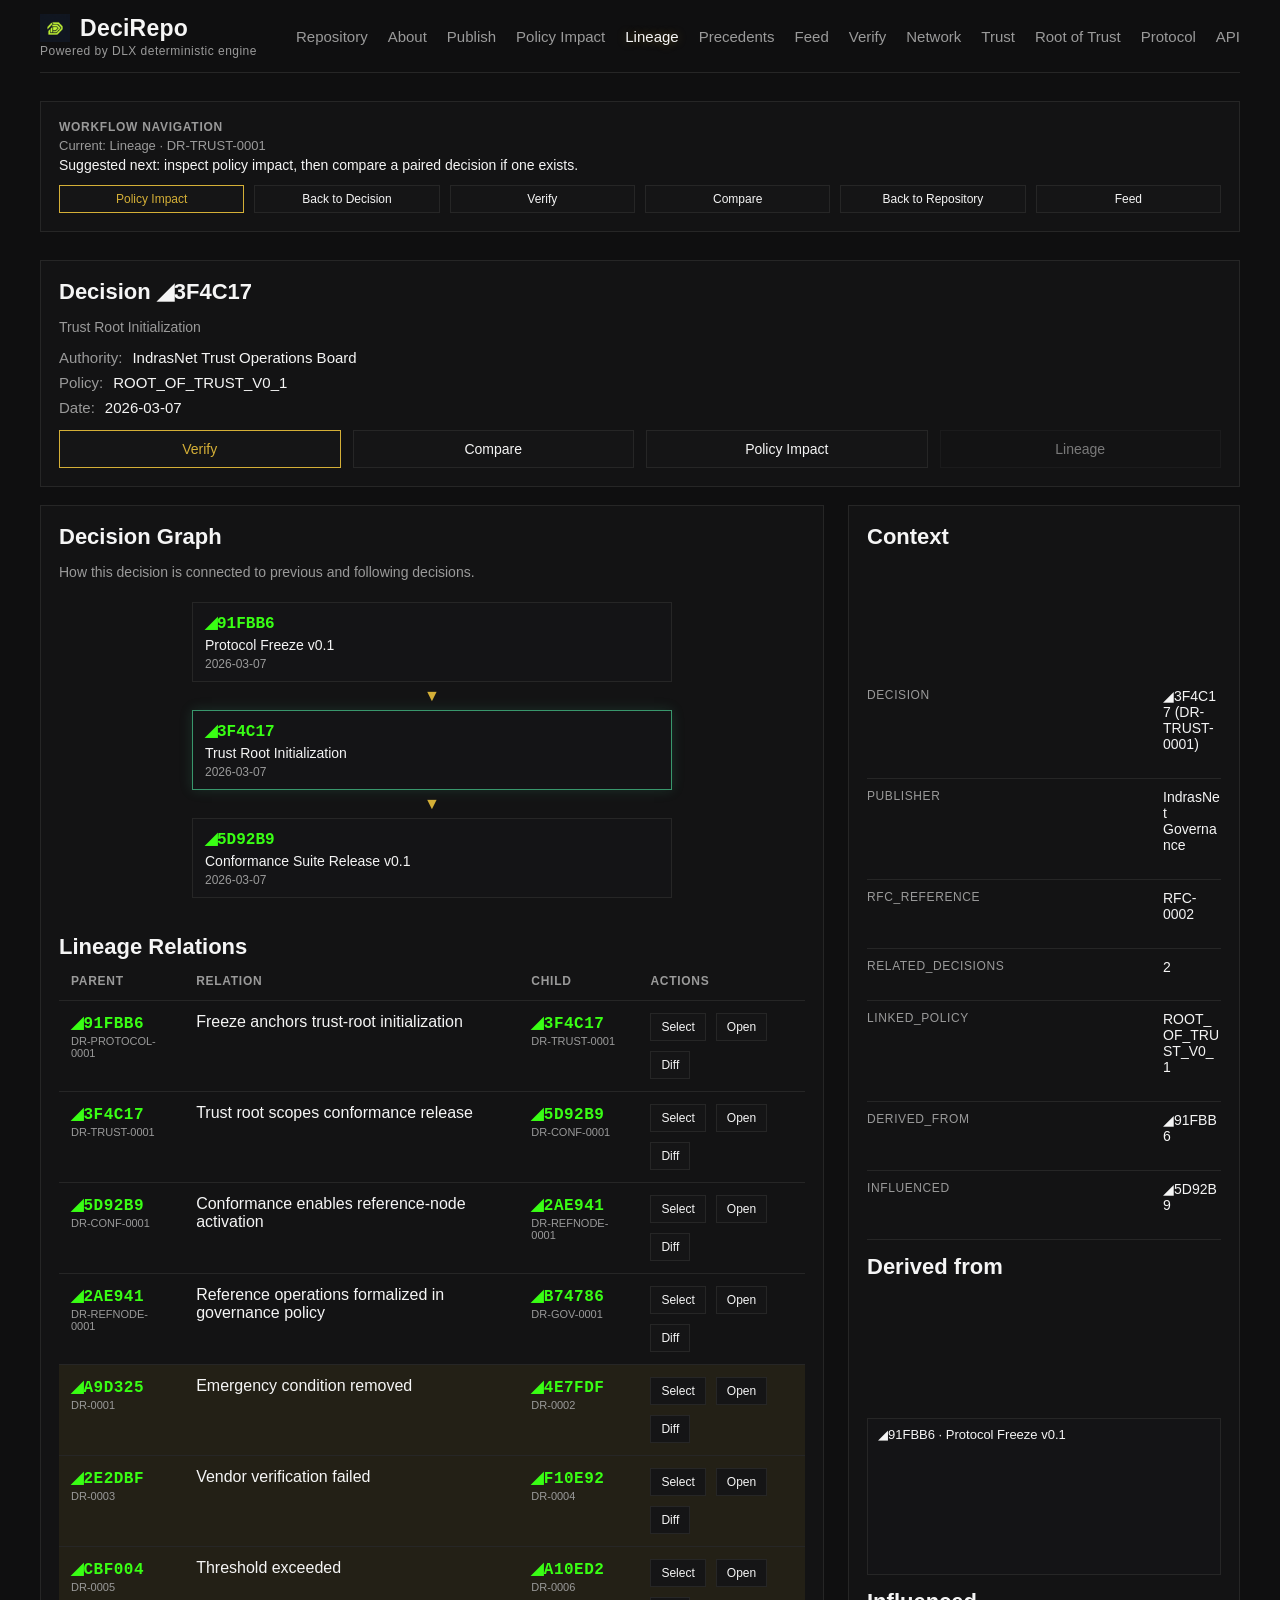
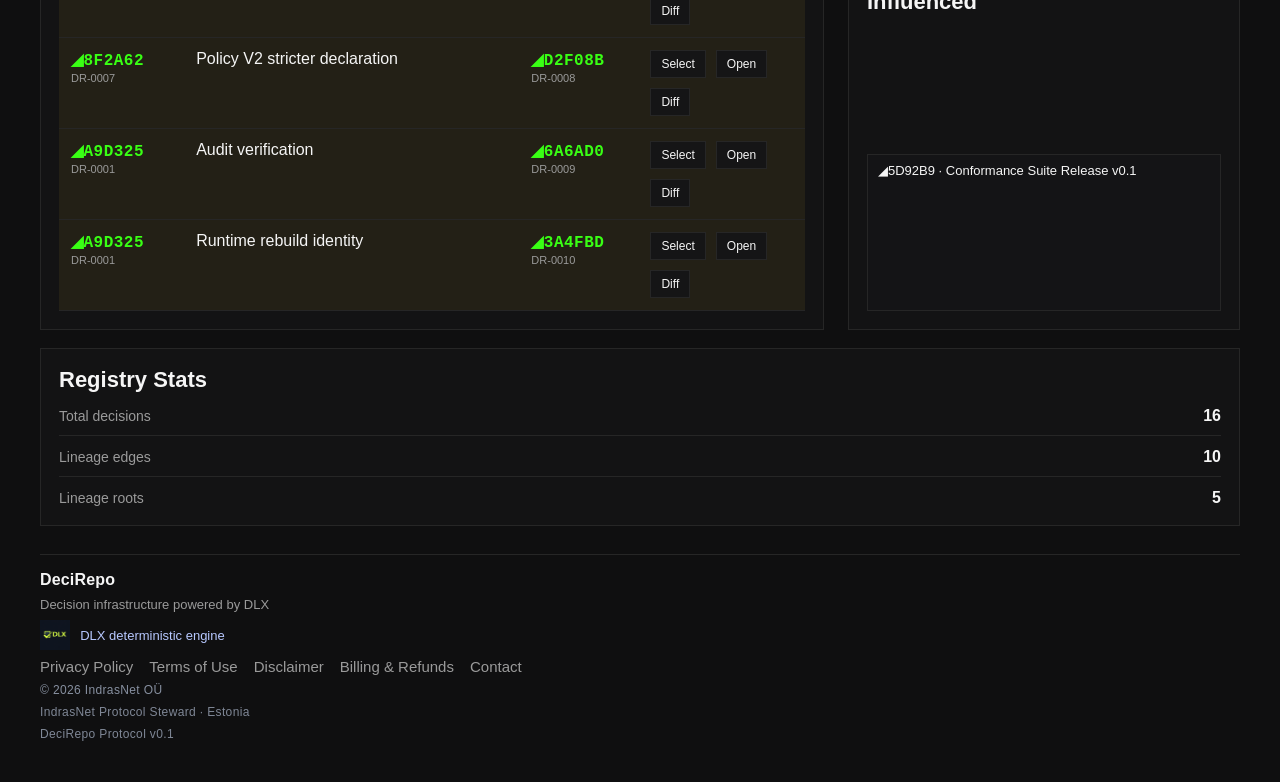
<file: pages/lineage.html>
<!doctype html>
<html lang="en">
<head>
  <meta charset="UTF-8" />
  <meta name="viewport" content="width=device-width, initial-scale=1.0" />
  <link rel="icon" href="/favicon.ico" sizes="any" />
  <link rel="icon" type="image/png" sizes="32x32" href="/favicon-32x32.png" />
  <link rel="icon" type="image/png" sizes="16x16" href="/favicon-16x16.png" />
  <link rel="apple-touch-icon" href="/apple-touch-icon.png" />
  <link rel="manifest" href="/site.webmanifest" />
  <title>DeciRepo — Decision Lineage</title>
  <link rel="stylesheet" href="../assets/styles.css" />
</head>
<body>
  <div class="page-shell">
    <div id="header-root"></div>
    <div id="context-nav-root"></div>

    <main class="page-lineage">
      <section class="panel">
        <h1 id="lineage-decision-title" class="section-title">Decision ◢......</h1>
        <p id="lineage-decision-subtitle" class="section-subtitle">Select a decision to inspect its lineage.</p>
        <div id="lineage-decision-meta" class="decision-header-lines"></div>
        <div class="button-row tight">
          <button id="lineage-verify" class="btn btn-gold" type="button">Verify</button>
          <button id="lineage-compare" class="btn" type="button">Compare</button>
          <button id="lineage-policy-impact" class="btn" type="button">Policy Impact</button>
          <button class="btn disabled" type="button" disabled>Lineage</button>
        </div>
      </section>

      <section class="content-grid">
        <section class="panel">
          <h2 class="section-title">Decision Graph</h2>
          <p class="section-subtitle">How this decision is connected to previous and following decisions.</p>
          <div id="lineage-graph-column" class="lineage-column"></div>

          <h3 class="section-title">Lineage Relations</h3>
          <table class="lineage-table" role="grid">
            <thead>
              <tr>
                <th>Parent</th>
                <th>Relation</th>
                <th>Child</th>
                <th>Actions</th>
              </tr>
            </thead>
            <tbody id="lineage-edges-body"></tbody>
          </table>
        </section>

        <aside class="panel">
          <h2 class="section-title">Context</h2>
          <div id="lineage-context" class="kv-stack"></div>

          <h3 class="section-title">Derived from</h3>
          <div id="selected-parents" class="lineage-list"></div>

          <h3 class="section-title">Influenced</h3>
          <div id="selected-children" class="lineage-list"></div>
        </aside>
      </section>

      <section class="panel">
        <h2 class="section-title">Registry Stats</h2>
        <div class="snapshot-list">
          <div class="snapshot-row"><div class="snapshot-label">Total decisions</div><div id="lineage-stat-decisions" class="snapshot-value">0</div></div>
          <div class="snapshot-row"><div class="snapshot-label">Lineage edges</div><div id="lineage-stat-edges" class="snapshot-value">0</div></div>
          <div class="snapshot-row"><div class="snapshot-label">Lineage roots</div><div id="lineage-stat-roots" class="snapshot-value">0</div></div>
        </div>
      </section>
    </main>

    <footer class="footer">
      <div class="footer-brand">DeciRepo</div>
      <div class="footer-description">Decision infrastructure powered by DLX</div>
      <div class="footer-engine">
        <img class="footer-dlx-logo" src="../assets/brand/dlx-logo.png" alt="DLX logo" />
        <div class="footer-engine-text">DLX deterministic engine</div>
      </div>
      <div class="footer-links">
        <a class="menu-link" href="./privacy.html">Privacy Policy</a>
        <a class="menu-link" href="./terms.html">Terms of Use</a>
        <a class="menu-link" href="./disclaimer.html">Disclaimer</a>
        <a class="menu-link" href="./billing.html">Billing & Refunds</a>
        <a class="menu-link" href="mailto:info@indrasnet.ee">Contact</a>
      </div>
      <div class="footer-legal">© 2026 IndrasNet OÜ</div>
      <div class="footer-meta">IndrasNet Protocol Steward · Estonia</div>
      <div class="footer-meta">DeciRepo Protocol v0.1</div>
    </footer>

  </div>

  <script src="../assets/data.js"></script>
  <script src="../components/header.js"></script>
  <script src="../components/context-nav.js"></script>
  <script src="../components/decision-block.js"></script>
  <script>
    window.DeciRepoHeader.mount("header-root", "lineage");

    const edges = window.DeciRepoData.lineageEdges || [];
    const decisions = window.DeciRepoData.decisions || [];
    const params = new URLSearchParams(window.location.search);

    function visualId(decision) {
      return `◢${decision.short_hash}`;
    }

    function decisionById(id) {
      return window.DeciRepoData.getDecisionById(id);
    }

    const rootCandidates = new Set(edges.map((edge) => edge.parent));
    const childSet = new Set(edges.map((edge) => edge.child));
    const roots = Array.from(rootCandidates).filter((id) => !childSet.has(id));

    document.getElementById("lineage-stat-decisions").textContent = String(decisions.length);
    document.getElementById("lineage-stat-edges").textContent = String(edges.length);
    document.getElementById("lineage-stat-roots").textContent = String(roots.length);

    const edgesBody = document.getElementById("lineage-edges-body");
    const selectedParents = document.getElementById("selected-parents");
    const selectedChildren = document.getElementById("selected-children");
    const contextRoot = document.getElementById("lineage-context");
    const graphRoot = document.getElementById("lineage-graph-column");

    const titleNode = document.getElementById("lineage-decision-title");
    const subtitleNode = document.getElementById("lineage-decision-subtitle");
    const metaNode = document.getElementById("lineage-decision-meta");

    const verifyButton = document.getElementById("lineage-verify");
    const compareButton = document.getElementById("lineage-compare");
    const policyImpactButton = document.getElementById("lineage-policy-impact");

    let selectedId = params.get("id") || (edges[0] ? edges[0].child : "DR-0001");

    function buildPathToRoot(id) {
      const path = [];
      let currentId = id;
      let guard = 0;
      while (currentId && guard < 32) {
        const node = decisionById(currentId);
        if (!node) break;
        path.unshift(node);
        const parents = window.DeciRepoData.parentsOf(currentId);
        if (!parents.length) break;
        currentId = parents[0].parent;
        guard += 1;
      }
      return path;
    }

    function buildChain(decision) {
      const path = buildPathToRoot(decision.id);
      const children = window.DeciRepoData.childrenOf(decision.id);
      if (children.length) {
        const firstChild = decisionById(children[0].child);
        if (firstChild && !path.find((node) => node.id === firstChild.id)) {
          path.push(firstChild);
        }
      }
      return path;
    }

    function renderHeader(decision, parents, children) {
      titleNode.textContent = `Decision ${visualId(decision)}`;
      subtitleNode.textContent = decision.title;
      metaNode.innerHTML = [
        ["Authority", decision.authority],
        ["Policy", decision.policyVersion],
        ["Date", decision.date]
      ]
        .map(([label, value]) => `<div class="decision-header-line"><span class="label">${label}:</span>${value}</div>`)
        .join("");

      verifyButton.onclick = () => {
        window.location.href = `./verify.html?q=${encodeURIComponent(visualId(decision))}`;
      };

      compareButton.onclick = () => {
        const pairId = window.DeciRepoData.getPairId(decision.id);
        if (!pairId) return;
        window.location.href = `./diff.html?left=${encodeURIComponent(decision.id)}&right=${encodeURIComponent(pairId)}`;
      };
      const hasPair = Boolean(window.DeciRepoData.getPairId(decision.id));
      compareButton.disabled = !hasPair;
      compareButton.classList.toggle("disabled", !hasPair);

      policyImpactButton.onclick = () => {
        window.location.href = `./policy-impact.html?id=${encodeURIComponent(decision.id)}`;
      };

      const pairId = window.DeciRepoData.getPairId(decision.id);
      window.DeciRepoContextNav.mount("context-nav-root", {
        current: "Lineage",
        meta: decision.id,
        hint: "Suggested next: inspect policy impact, then compare a paired decision if one exists.",
        links: [
          { label: "Policy Impact", href: `./policy-impact.html?id=${encodeURIComponent(decision.id)}`, primary: true },
          { label: "Back to Decision", href: `./decision.html?id=${encodeURIComponent(decision.id)}` },
          { label: "Verify", href: `./verify.html?q=${encodeURIComponent(visualId(decision))}` },
          { label: "Compare", href: pairId ? `./diff.html?left=${encodeURIComponent(decision.id)}&right=${encodeURIComponent(pairId)}` : null },
          { label: "Back to Repository", href: "./index.html" },
          { label: "Feed", href: "./feed.html" }
        ]
      });

      const contextRows = window.DeciRepoDecisionBlock.toRows({
        decision: `${visualId(decision)} (${decision.id})`,
        publisher: decision.publisher_label || decision.publisher || "unknown",
        rfc_reference: decision.rfc_ref || "N/A",
        related_decisions: String(parents.length + children.length),
        linked_policy: decision.policyVersion,
        derived_from: parents.length ? visualId(decisionById(parents[0].parent)) : "N/A",
        influenced: children.length ? visualId(decisionById(children[0].child)) : "N/A"
      });
      contextRoot.innerHTML = window.DeciRepoDecisionBlock.renderStack(contextRows);
    }

    function renderLists(parents, children) {
      selectedParents.innerHTML = parents.length
        ? parents
            .map((edge) => {
              const parent = decisionById(edge.parent);
              return parent ? `<div class="lineage-item">${visualId(parent)} · ${parent.title}</div>` : "";
            })
            .join("")
        : `<div class="lineage-item muted">No parent decisions</div>`;

      selectedChildren.innerHTML = children.length
        ? children
            .map((edge) => {
              const child = decisionById(edge.child);
              return child ? `<div class="lineage-item">${visualId(child)} · ${child.title}</div>` : "";
            })
            .join("")
        : `<div class="lineage-item muted">No influenced decisions</div>`;
    }

    function renderGraph(decision) {
      const chain = buildChain(decision);
      graphRoot.innerHTML = chain.length
        ? `
            <div class="lineage-vertical">
              ${chain
                .map(
                  (node, idx) => `
                    <div class="lineage-node ${node.id === decision.id ? "active" : ""}" data-node-id="${node.id}">
                      <div class="lineage-node-id">${visualId(node)}</div>
                      <div class="lineage-node-title">${node.title}</div>
                      <div class="lineage-node-meta">${node.date}</div>
                    </div>
                    ${idx < chain.length - 1 ? '<div class="lineage-node-arrow">▼</div>' : ""}
                  `
                )
                .join("")}
            </div>
          `
        : `<div class="lineage-item muted">No lineage chain available</div>`;

      graphRoot.querySelectorAll("[data-node-id]").forEach((node) => {
        node.addEventListener("click", () => {
          const id = node.getAttribute("data-node-id");
          if (!id) return;
          selectedId = id;
          renderSelected();
        });
      });
    }

    function renderEdgeRows() {
      edgesBody.innerHTML = edges
        .map((edge) => {
          const parent = decisionById(edge.parent);
          const child = decisionById(edge.child);
          if (!parent || !child) return "";
          const changed = parent.outcome !== child.outcome ? "changed" : "";
          return `
            <tr class="lineage-row ${changed}" data-parent="${edge.parent}" data-child="${edge.child}">
              <td>
                <div class="index-id">${visualId(parent)}</div>
                <div class="legacy-id">${parent.id}</div>
              </td>
              <td>${edge.relation}</td>
              <td>
                <div class="index-id">${visualId(child)}</div>
                <div class="legacy-id">${child.id}</div>
              </td>
              <td>
                <div class="feed-actions">
                  <button class="btn small" type="button" data-select="${edge.child}">Select</button>
                  <button class="btn small" type="button" data-open="${edge.child}">Open</button>
                  <button class="btn small" type="button" data-diff-left="${edge.parent}" data-diff-right="${edge.child}">Diff</button>
                </div>
              </td>
            </tr>
          `;
        })
        .join("");

      edgesBody.querySelectorAll("[data-select]").forEach((button) => {
        button.addEventListener("click", () => {
          selectedId = button.getAttribute("data-select");
          renderSelected();
        });
      });

      edgesBody.querySelectorAll("[data-open]").forEach((button) => {
        button.addEventListener("click", () => {
          const id = button.getAttribute("data-open");
          window.location.href = `./decision.html?id=${encodeURIComponent(id)}`;
        });
      });

      edgesBody.querySelectorAll("[data-diff-left]").forEach((button) => {
        button.addEventListener("click", () => {
          const left = button.getAttribute("data-diff-left");
          const right = button.getAttribute("data-diff-right");
          window.location.href = `./diff.html?left=${encodeURIComponent(left)}&right=${encodeURIComponent(right)}`;
        });
      });

      edgesBody.querySelectorAll(".lineage-row").forEach((row) => {
        row.addEventListener("click", (event) => {
          if (event.target && event.target.closest("button")) return;
          const child = row.getAttribute("data-child");
          if (!child) return;
          selectedId = child;
          renderSelected();
        });
      });
    }

    function renderSelected() {
      const decision = decisionById(selectedId) || decisionById("DR-0001");
      if (!decision) return;
      selectedId = decision.id;

      const parents = window.DeciRepoData.parentsOf(decision.id);
      const children = window.DeciRepoData.childrenOf(decision.id);
      renderHeader(decision, parents, children);
      renderLists(parents, children);
      renderGraph(decision);
    }

    renderEdgeRows();
    renderSelected();
  </script>
</body>
</html>
</file>
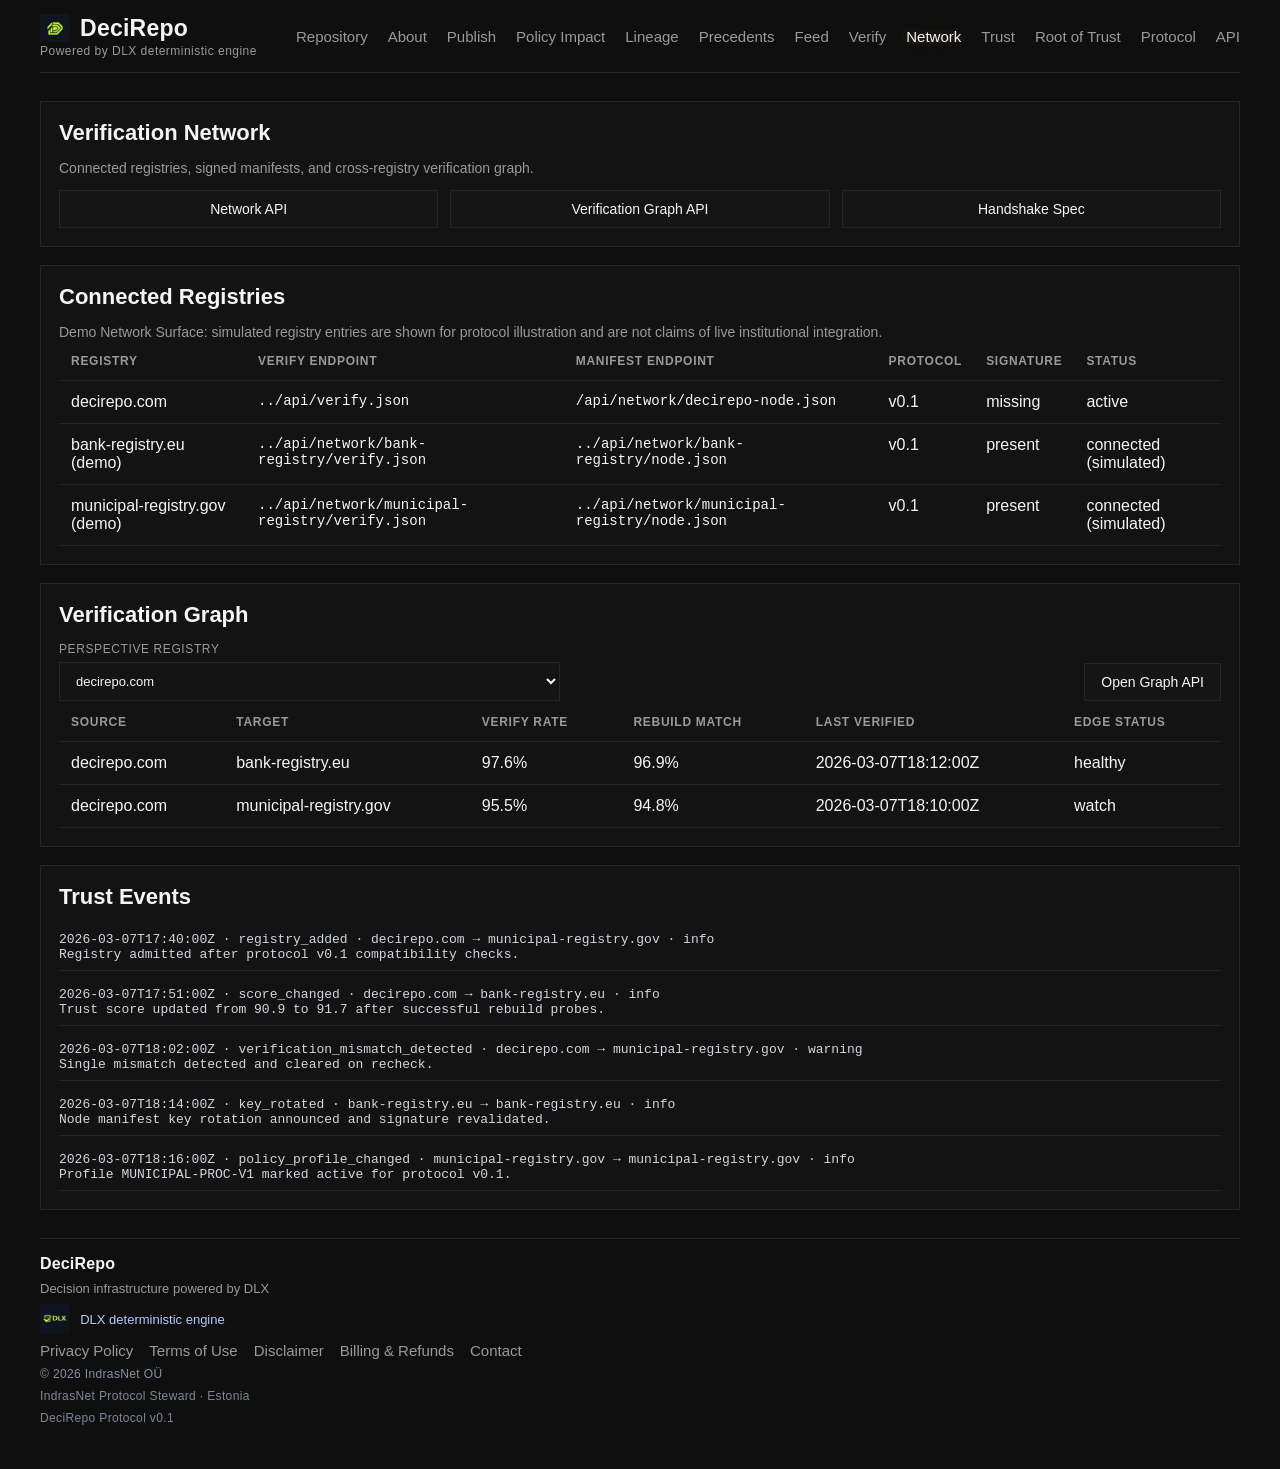
<file: pages/network.html>
<!doctype html>
<html lang="en">
<head>
  <meta charset="UTF-8" />
  <meta name="viewport" content="width=device-width, initial-scale=1.0" />
  <link rel="icon" href="/favicon.ico" sizes="any" />
  <link rel="icon" type="image/png" sizes="32x32" href="/favicon-32x32.png" />
  <link rel="icon" type="image/png" sizes="16x16" href="/favicon-16x16.png" />
  <link rel="apple-touch-icon" href="/apple-touch-icon.png" />
  <link rel="manifest" href="/site.webmanifest" />
  <title>DeciRepo — Verification Network</title>
  <link rel="stylesheet" href="../assets/styles.css" />
</head>
<body>
  <div class="page-shell">
    <div id="header-root"></div>

    <main class="page-network">
      <section class="panel">
        <h1 class="section-title">Verification Network</h1>
        <p class="section-subtitle">Connected registries, signed manifests, and cross-registry verification graph.</p>
        <div class="button-row tight">
          <a class="btn" href="../api/network.json" target="_blank" rel="noopener noreferrer">Network API</a>
          <a class="btn" href="../api/verification-graph.json" target="_blank" rel="noopener noreferrer">Verification Graph API</a>
          <a class="btn" href="../FEDERATION_HANDSHAKE_V0_1.md" target="_blank" rel="noopener noreferrer">Handshake Spec</a>
        </div>
      </section>

      <section class="panel">
        <h2 class="section-title">Connected Registries</h2>
        <p class="section-subtitle">Demo Network Surface: simulated registry entries are shown for protocol illustration and are not claims of live institutional integration.</p>
        <table class="lineage-table" role="grid">
          <thead>
            <tr>
              <th>Registry</th>
              <th>Verify Endpoint</th>
              <th>Manifest Endpoint</th>
              <th>Protocol</th>
              <th>Signature</th>
              <th>Status</th>
            </tr>
          </thead>
          <tbody id="network-registries-body"></tbody>
        </table>
      </section>

      <section class="panel">
        <h2 class="section-title">Verification Graph</h2>
        <div class="policy-controls">
          <label class="feed-field">
            <span class="feed-label">Perspective Registry</span>
            <select id="graph-perspective" class="feed-select"></select>
          </label>
          <div></div>
          <div class="policy-run-cell">
            <a class="btn" href="../api/verification-graph.json" target="_blank" rel="noopener noreferrer">Open Graph API</a>
          </div>
        </div>
        <table class="lineage-table" role="grid">
          <thead>
            <tr>
              <th>Source</th>
              <th>Target</th>
              <th>Verify Rate</th>
              <th>Rebuild Match</th>
              <th>Last Verified</th>
              <th>Edge Status</th>
            </tr>
          </thead>
          <tbody id="verification-graph-body"></tbody>
        </table>
      </section>

      <section class="panel">
        <h2 class="section-title">Trust Events</h2>
        <div id="network-activity-stream" class="publisher-stream"></div>
      </section>
    </main>

    <footer class="footer">
      <div class="footer-brand">DeciRepo</div>
      <div class="footer-description">Decision infrastructure powered by DLX</div>
      <div class="footer-engine">
        <img class="footer-dlx-logo" src="../assets/brand/dlx-logo.png" alt="DLX logo" />
        <div class="footer-engine-text">DLX deterministic engine</div>
      </div>
      <div class="footer-links">
        <a class="menu-link" href="./privacy.html">Privacy Policy</a>
        <a class="menu-link" href="./terms.html">Terms of Use</a>
        <a class="menu-link" href="./disclaimer.html">Disclaimer</a>
        <a class="menu-link" href="./billing.html">Billing & Refunds</a>
        <a class="menu-link" href="mailto:info@indrasnet.ee">Contact</a>
      </div>
      <div class="footer-legal">© 2026 IndrasNet OÜ</div>
      <div class="footer-meta">IndrasNet Protocol Steward · Estonia</div>
      <div class="footer-meta">DeciRepo Protocol v0.1</div>
    </footer>

  </div>

  <script src="../assets/data.js"></script>
  <script src="../components/header.js"></script>
  <script>
    window.DeciRepoHeader.mount("header-root", "network");

    function pct(value) {
      return `${(Number(value || 0) * 100).toFixed(1)}%`;
    }

    async function loadNetwork() {
      const candidates = ["../api/network.json"];
      for (const url of candidates) {
        try {
          const res = await fetch(url, { cache: "no-store" });
          if (!res.ok) continue;
          const payload = await res.json();
          if (payload && Array.isArray(payload.connected_registries)) return payload;
        } catch (_err) {
          // continue
        }
      }
      return { connected_registries: window.DeciRepoData.registries || [] };
    }

    async function loadManifest(nodeEndpoint) {
      if (!nodeEndpoint) return null;
      try {
        const res = await fetch(nodeEndpoint, { cache: "no-store" });
        if (!res.ok) return null;
        return await res.json();
      } catch (_err) {
        return null;
      }
    }

    async function loadTrustEvents() {
      const candidates = ["../api/trust-events.json", "../api/trust-events"];
      for (const url of candidates) {
        try {
          const res = await fetch(url, { cache: "no-store" });
          if (!res.ok) continue;
          const payload = await res.json();
          if (payload && Array.isArray(payload.events)) return payload;
        } catch (_err) {
          // continue
        }
      }
      return window.DeciRepoData.buildTrustEventsPayload();
    }

    async function loadVerificationGraph() {
      const candidates = ["../api/verification-graph.json", "../api/verification-graph"];
      for (const url of candidates) {
        try {
          const res = await fetch(url, { cache: "no-store" });
          if (!res.ok) continue;
          const payload = await res.json();
          if (payload && Array.isArray(payload.edges)) return payload;
        } catch (_err) {
          // continue
        }
      }
      return {
        perspective_registry: window.DeciRepoData.LOCAL_REGISTRY_ID,
        edges: window.DeciRepoData.verificationGraphEdges || []
      };
    }

    function mountPerspectiveOptions() {
      const select = document.getElementById("graph-perspective");
      const options = (window.DeciRepoData.registries || []).map((registry) => registry.registry_id);
      select.innerHTML = options.map((id) => `<option value="${id}">${id}</option>`).join("");
      select.value = window.DeciRepoData.LOCAL_REGISTRY_ID;
      return select;
    }

    function renderGraphByPerspective(perspectiveRegistry, apiGraphPayload) {
      const perspective = perspectiveRegistry || window.DeciRepoData.LOCAL_REGISTRY_ID;
      const payload = perspective === window.DeciRepoData.LOCAL_REGISTRY_ID
        ? {
            perspective_registry: perspective,
            edges: (apiGraphPayload && Array.isArray(apiGraphPayload.edges))
              ? apiGraphPayload.edges.filter((edge) => edge.source_registry === perspective)
              : []
          }
        : window.DeciRepoData.buildVerificationGraphPayload(perspective);
      const body = document.getElementById("verification-graph-body");
      body.innerHTML = (payload.edges || [])
        .map((edge) => `
          <tr>
            <td>${edge.source_registry}</td>
            <td>${edge.target_registry}</td>
            <td>${pct(edge.verify_success_rate)}</td>
            <td>${pct(edge.rebuild_match_rate)}</td>
            <td>${edge.last_verified_at}</td>
            <td>${edge.edge_status}</td>
          </tr>
        `)
        .join("") || `<tr><td colspan="6">No verification edges available.</td></tr>`;
    }

    async function renderNetworkRegistries(network) {
      const body = document.getElementById("network-registries-body");
      const rows = [];
      const localRegistryId = window.DeciRepoData.LOCAL_REGISTRY_ID;

      for (const registry of network.connected_registries || []) {
        const manifest = await loadManifest(registry.node_endpoint || registry.manifest_endpoint);
        const protocolVersion = manifest && manifest.protocol_version ? manifest.protocol_version : "N/A";
        const signatureState = manifest && manifest.signature && manifest.signature.value ? "present" : "missing";
        const status = manifest && manifest.status ? manifest.status : (registry.status || "unknown");
        const isDemo = String(registry.registry_id || "").toLowerCase() !== String(localRegistryId || "").toLowerCase();
        const registryLabel = isDemo ? `${registry.registry_id} (demo)` : registry.registry_id;
        const renderedStatus = isDemo ? `${status} (simulated)` : status;
        rows.push(`
          <tr>
            <td>${registryLabel}</td>
            <td class="kv-value mono">${registry.verify_endpoint}</td>
            <td class="kv-value mono">${registry.manifest_endpoint || registry.node_endpoint || "N/A"}</td>
            <td>${protocolVersion}</td>
            <td>${signatureState}</td>
            <td>${renderedStatus}</td>
          </tr>
        `);
      }

      body.innerHTML = rows.join("") || `<tr><td colspan="6">No registries connected.</td></tr>`;
    }

    function renderTrustEvents(eventsPayload) {
      const stream = document.getElementById("network-activity-stream");
      stream.innerHTML = (eventsPayload.events || [])
        .map((event) => `
          <div class="publisher-stream-item">
            ${event.timestamp} · ${event.type} · ${event.source_registry} → ${event.target_registry} · ${event.severity}<br/>
            ${event.details}
          </div>
        `)
        .join("") || `<div class="publisher-stream-item">No trust events available.</div>`;
    }

    async function init() {
      const network = await loadNetwork();
      await renderNetworkRegistries(network);
      const eventsPayload = await loadTrustEvents();
      renderTrustEvents(eventsPayload);
      const apiGraphPayload = await loadVerificationGraph();

      const perspectiveSelect = mountPerspectiveOptions();
      renderGraphByPerspective(perspectiveSelect.value, apiGraphPayload);
      perspectiveSelect.addEventListener("change", () => {
        renderGraphByPerspective(perspectiveSelect.value, apiGraphPayload);
      });
    }

    init();
  </script>
</body>
</html>
</file>
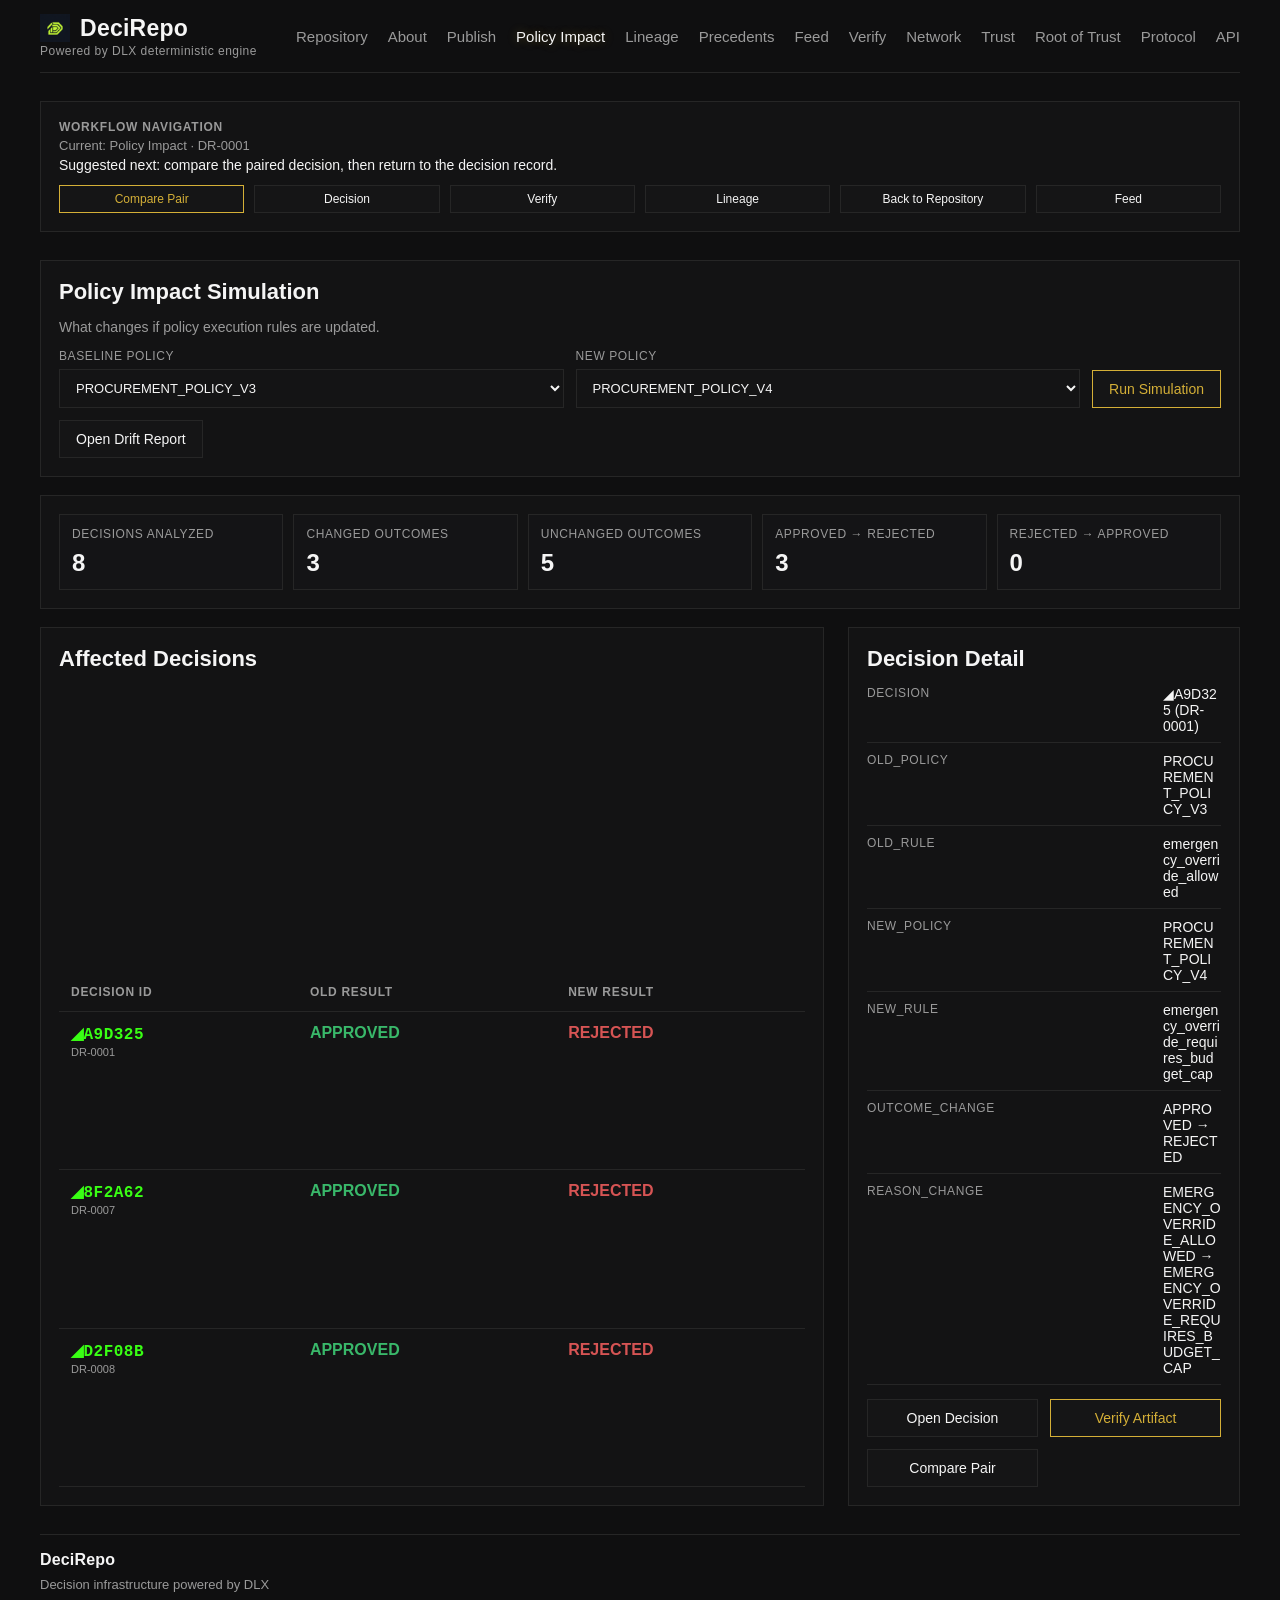
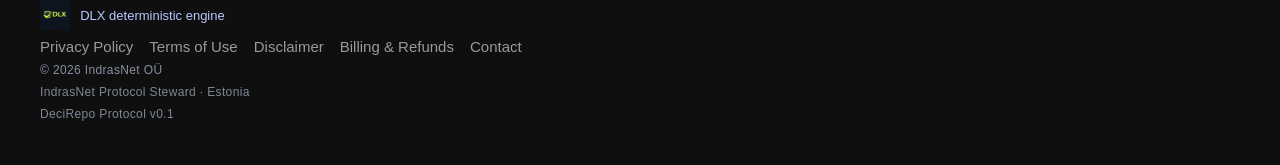
<file: pages/policy-impact.html>
<!doctype html>
<html lang="en">
<head>
  <meta charset="UTF-8" />
  <meta name="viewport" content="width=device-width, initial-scale=1.0" />
  <link rel="icon" href="/favicon.ico" sizes="any" />
  <link rel="icon" type="image/png" sizes="32x32" href="/favicon-32x32.png" />
  <link rel="icon" type="image/png" sizes="16x16" href="/favicon-16x16.png" />
  <link rel="apple-touch-icon" href="/apple-touch-icon.png" />
  <link rel="manifest" href="/site.webmanifest" />
  <title>DeciRepo — Policy Impact</title>
  <link rel="stylesheet" href="../assets/styles.css" />
</head>
<body>
  <div class="page-shell">
    <div id="header-root"></div>
    <div id="context-nav-root"></div>

    <main class="page-policy-impact">
      <section class="panel">
        <h1 class="section-title">Policy Impact Simulation</h1>
        <p class="section-subtitle">What changes if policy execution rules are updated.</p>
        <div class="policy-controls">
          <label class="feed-field">
            <span class="feed-label">Baseline policy</span>
            <select id="baseline-policy" class="feed-select"></select>
          </label>
          <label class="feed-field">
            <span class="feed-label">New policy</span>
            <select id="new-policy" class="feed-select"></select>
          </label>
          <div class="policy-run-cell">
            <button id="run-simulation" class="btn btn-gold" type="button">Run Simulation</button>
          </div>
          <div class="policy-run-cell">
            <button id="open-drift-report" class="btn" type="button">Open Drift Report</button>
          </div>
        </div>
      </section>

      <section class="panel">
        <div class="policy-metrics-grid">
          <div class="policy-metric-card">
            <div class="policy-metric-label">Decisions analyzed</div>
            <div id="metric-analyzed" class="policy-metric-value">0</div>
          </div>
          <div class="policy-metric-card">
            <div class="policy-metric-label">Changed outcomes</div>
            <div id="metric-changed" class="policy-metric-value">0</div>
          </div>
          <div class="policy-metric-card">
            <div class="policy-metric-label">Unchanged outcomes</div>
            <div id="metric-unchanged" class="policy-metric-value">0</div>
          </div>
          <div class="policy-metric-card">
            <div class="policy-metric-label">Approved → Rejected</div>
            <div id="metric-a2r" class="policy-metric-value">0</div>
          </div>
          <div class="policy-metric-card">
            <div class="policy-metric-label">Rejected → Approved</div>
            <div id="metric-r2a" class="policy-metric-value">0</div>
          </div>
        </div>
      </section>

      <section class="content-grid">
        <section class="panel">
          <h2 class="section-title">Affected Decisions</h2>
          <table class="policy-impact-table" role="grid">
            <thead>
              <tr>
                <th>Decision ID</th>
                <th>Old Result</th>
                <th>New Result</th>
              </tr>
            </thead>
            <tbody id="impact-table-body"></tbody>
          </table>
        </section>

        <aside class="panel">
          <h2 class="section-title">Decision Detail</h2>
          <div id="impact-detail" class="kv-stack"></div>
          <div class="button-row tight">
            <button id="impact-open-decision" class="btn" type="button">Open Decision</button>
            <button id="impact-verify" class="btn btn-gold" type="button">Verify Artifact</button>
            <button id="impact-compare" class="btn" type="button">Compare Pair</button>
          </div>
        </aside>
      </section>
    </main>

    <footer class="footer">
      <div class="footer-brand">DeciRepo</div>
      <div class="footer-description">Decision infrastructure powered by DLX</div>
      <div class="footer-engine">
        <img class="footer-dlx-logo" src="../assets/brand/dlx-logo.png" alt="DLX logo" />
        <div class="footer-engine-text">DLX deterministic engine</div>
      </div>
      <div class="footer-links">
        <a class="menu-link" href="./privacy.html">Privacy Policy</a>
        <a class="menu-link" href="./terms.html">Terms of Use</a>
        <a class="menu-link" href="./disclaimer.html">Disclaimer</a>
        <a class="menu-link" href="./billing.html">Billing & Refunds</a>
        <a class="menu-link" href="mailto:info@indrasnet.ee">Contact</a>
      </div>
      <div class="footer-legal">© 2026 IndrasNet OÜ</div>
      <div class="footer-meta">IndrasNet Protocol Steward · Estonia</div>
      <div class="footer-meta">DeciRepo Protocol v0.1</div>
    </footer>

  </div>

  <script src="../assets/data.js"></script>
  <script src="../components/header.js"></script>
  <script src="../components/context-nav.js"></script>
  <script src="../components/decision-block.js"></script>
  <script>
    window.DeciRepoHeader.mount("header-root", "policy-impact");
    window.DeciRepoContextNav.mount("context-nav-root", {
      current: "Policy Impact",
      meta: "simulation",
      hint: "Suggested next: run a simulation, then open a decision or compare a changed pair.",
      links: [
        { label: "Open Genesis", href: "./decision.html?id=DR-GENESIS-0001", primary: true },
        { label: "Back to Repository", href: "./index.html" },
        { label: "Feed", href: "./feed.html" },
        { label: "Protocol", href: "./protocol.html" }
      ]
    });

    const decisions = (window.DeciRepoData.decisions || []).filter((decision) =>
      String(decision.policyVersion || "").startsWith("PROCUREMENT_RULES")
    );

    const baselineSelect = document.getElementById("baseline-policy");
    const newPolicySelect = document.getElementById("new-policy");
    const runButton = document.getElementById("run-simulation");
    const openDriftReportButton = document.getElementById("open-drift-report");
    const tableBody = document.getElementById("impact-table-body");
    const detailRoot = document.getElementById("impact-detail");

    const openDecisionButton = document.getElementById("impact-open-decision");
    const verifyButton = document.getElementById("impact-verify");
    const compareButton = document.getElementById("impact-compare");

    const metrics = {
      analyzed: document.getElementById("metric-analyzed"),
      changed: document.getElementById("metric-changed"),
      unchanged: document.getElementById("metric-unchanged"),
      a2r: document.getElementById("metric-a2r"),
      r2a: document.getElementById("metric-r2a")
    };

    const policies = {
      PROCUREMENT_POLICY_V3: {
        label: "PROCUREMENT_POLICY_V3",
        evaluate(decision) {
          const amount = Number.parseInt(decision.input.estimated_amount || "0", 10);
          const emergency = Boolean(decision.input.emergency_condition);
          const exception = Boolean(decision.input.exception_requested);
          const isUnverifiedVendor = /unverified vendor/i.test(decision.title);

          if (isUnverifiedVendor) {
            return { outcome: "REJECTED", reason_code: "UNVERIFIED_VENDOR", rule: "verified_vendor_required_for_waiver" };
          }
          if (exception && emergency) {
            return { outcome: "APPROVED", reason_code: "EMERGENCY_OVERRIDE_ALLOWED", rule: "emergency_override_allowed" };
          }
          if (!exception && amount <= 200000) {
            return { outcome: "APPROVED", reason_code: "STANDARD_BELOW_THRESHOLD", rule: "below_threshold_standard_process" };
          }
          if (amount > 250000 && !emergency) {
            return { outcome: "REJECTED", reason_code: "ABOVE_THRESHOLD_TENDER_REQUIRED", rule: "open_tender_required_above_threshold" };
          }
          return { outcome: "REJECTED", reason_code: "STANDARD_TENDER_REQUIRED", rule: "no_waiver_without_emergency" };
        }
      },
      PROCUREMENT_POLICY_V4: {
        label: "PROCUREMENT_POLICY_V4",
        evaluate(decision) {
          const amount = Number.parseInt(decision.input.estimated_amount || "0", 10);
          const emergency = Boolean(decision.input.emergency_condition);
          const exception = Boolean(decision.input.exception_requested);
          const isUnverifiedVendor = /unverified vendor/i.test(decision.title);
          const hasFormalDeclaration = !/Policy V1/i.test(decision.title) && decision.id !== "DR-0008";

          if (isUnverifiedVendor) {
            return { outcome: "REJECTED", reason_code: "UNVERIFIED_VENDOR", rule: "verified_vendor_required_for_waiver" };
          }
          if (exception && emergency) {
            if (amount > 220000) {
              return { outcome: "REJECTED", reason_code: "EMERGENCY_OVERRIDE_REQUIRES_BUDGET_CAP", rule: "emergency_override_requires_budget_cap" };
            }
            if (!hasFormalDeclaration) {
              return { outcome: "REJECTED", reason_code: "MISSING_FORMAL_EMERGENCY_DECLARATION", rule: "formal_emergency_declaration_required" };
            }
            return { outcome: "APPROVED", reason_code: "EMERGENCY_OVERRIDE_WITH_CAP", rule: "emergency_override_with_budget_cap" };
          }
          if (!exception && amount <= 180000) {
            return { outcome: "APPROVED", reason_code: "STANDARD_BELOW_THRESHOLD", rule: "below_threshold_standard_process_v4" };
          }
          return { outcome: "REJECTED", reason_code: "STANDARD_TENDER_REQUIRED_V4", rule: "strict_tender_enforcement" };
        }
      }
    };

    function visualId(decision) {
      return `◢${decision.short_hash}`;
    }

    function outcomeClass(outcome) {
      if (outcome === "APPROVED") return "outcome-approved";
      if (outcome === "REJECTED") return "outcome-rejected";
      return "outcome-neutral";
    }

    function setMetricValues({ analyzed, changed, unchanged, a2r, r2a }) {
      metrics.analyzed.textContent = String(analyzed);
      metrics.changed.textContent = String(changed);
      metrics.unchanged.textContent = String(unchanged);
      metrics.a2r.textContent = String(a2r);
      metrics.r2a.textContent = String(r2a);
    }

    function renderDetail(row, baselinePolicy, newPolicy) {
      if (!row) {
        detailRoot.innerHTML = window.DeciRepoDecisionBlock.renderStack([{ key: "status", value: "Select a decision to inspect impact." }]);
        return;
      }

      const rows = window.DeciRepoDecisionBlock.toRows({
        decision: `${visualId(row.decision)} (${row.decision.id})`,
        old_policy: baselinePolicy,
        old_rule: row.old.rule,
        new_policy: newPolicy,
        new_rule: row.next.rule,
        outcome_change: `${row.old.outcome} → ${row.next.outcome}`,
        reason_change: `${row.old.reason_code} → ${row.next.reason_code}`
      });
      detailRoot.innerHTML = window.DeciRepoDecisionBlock.renderStack(rows);
    }

    function renderTableRows(rows, baselinePolicy, newPolicy) {
      if (!rows.length) {
        tableBody.innerHTML = `<tr><td colspan="3">No outcome changes for selected policy pair.</td></tr>`;
        renderDetail(null, baselinePolicy, newPolicy);
        return;
      }

      tableBody.innerHTML = rows.map((row) => `
        <tr class="policy-impact-row" data-id="${row.decision.id}">
          <td>
            <div class="index-id">${visualId(row.decision)}</div>
            <div class="legacy-id">${row.decision.id}</div>
          </td>
          <td class="${outcomeClass(row.old.outcome)}">${row.old.outcome}</td>
          <td class="${outcomeClass(row.next.outcome)}">${row.next.outcome}</td>
        </tr>
      `).join("");

      let selected = rows[0];
      renderDetail(selected, baselinePolicy, newPolicy);

      tableBody.querySelectorAll(".policy-impact-row").forEach((rowElement) => {
        rowElement.addEventListener("click", () => {
          const id = rowElement.getAttribute("data-id");
          const found = rows.find((entry) => entry.decision.id === id);
          if (!found) return;
          selected = found;
          renderDetail(selected, baselinePolicy, newPolicy);
          bindActionButtons(selected);
        });
      });

      bindActionButtons(selected);
    }

    function bindActionButtons(selected) {
      if (!selected) return;
      const pair = window.DeciRepoData.getPairId(selected.decision.id);
      window.DeciRepoContextNav.mount("context-nav-root", {
        current: "Policy Impact",
        meta: selected.decision.id,
        hint: pair
          ? "Suggested next: compare the paired decision, then return to the decision record."
          : "Suggested next: return to the decision record or verify the artifact.",
        links: [
          { label: pair ? "Compare Pair" : "Back to Decision", href: pair ? `./diff.html?left=${encodeURIComponent(selected.decision.id)}&right=${encodeURIComponent(pair)}` : `./decision.html?id=${encodeURIComponent(selected.decision.id)}`, primary: true },
          { label: "Decision", href: `./decision.html?id=${encodeURIComponent(selected.decision.id)}` },
          { label: "Verify", href: `./verify.html?q=${encodeURIComponent(visualId(selected.decision))}` },
          { label: "Lineage", href: `./lineage.html?id=${encodeURIComponent(selected.decision.id)}` },
          { label: "Back to Repository", href: "./index.html" },
          { label: "Feed", href: "./feed.html" }
        ]
      });
      openDecisionButton.onclick = () => {
        window.location.href = `./decision.html?id=${encodeURIComponent(selected.decision.id)}`;
      };
      verifyButton.onclick = () => {
        window.location.href = `./verify.html?q=${encodeURIComponent(visualId(selected.decision))}`;
      };
      compareButton.onclick = () => {
        const pair = window.DeciRepoData.getPairId(selected.decision.id);
        if (!pair) return;
        window.location.href = `./diff.html?left=${encodeURIComponent(selected.decision.id)}&right=${encodeURIComponent(pair)}`;
      };
      const hasPair = Boolean(window.DeciRepoData.getPairId(selected.decision.id));
      compareButton.disabled = !hasPair;
      compareButton.classList.toggle("disabled", !hasPair);
    }

    function runSimulation() {
      const baselinePolicy = baselineSelect.value;
      const newPolicy = newPolicySelect.value;
      const baseline = policies[baselinePolicy];
      const next = policies[newPolicy];
      if (!baseline || !next) return;

      const evaluated = decisions.map((decision) => {
        const oldEval = baseline.evaluate(decision);
        const nextEval = next.evaluate(decision);
        return {
          decision,
          old: oldEval,
          next: nextEval,
          changed: oldEval.outcome !== nextEval.outcome
        };
      });

      const changedRows = evaluated.filter((row) => row.changed);
      const unchangedCount = evaluated.length - changedRows.length;
      const a2r = changedRows.filter((row) => row.old.outcome === "APPROVED" && row.next.outcome === "REJECTED").length;
      const r2a = changedRows.filter((row) => row.old.outcome === "REJECTED" && row.next.outcome === "APPROVED").length;

      setMetricValues({
        analyzed: evaluated.length,
        changed: changedRows.length,
        unchanged: unchangedCount,
        a2r,
        r2a
      });

      renderTableRows(changedRows, baselinePolicy, newPolicy);
    }

    baselineSelect.innerHTML = Object.values(policies)
      .map((policy) => `<option value="${policy.label}">${policy.label}</option>`)
      .join("");
    newPolicySelect.innerHTML = Object.values(policies)
      .map((policy) => `<option value="${policy.label}">${policy.label}</option>`)
      .join("");

    baselineSelect.value = "PROCUREMENT_POLICY_V3";
    newPolicySelect.value = "PROCUREMENT_POLICY_V4";

    runButton.addEventListener("click", runSimulation);
    openDriftReportButton.addEventListener("click", () => {
      window.open("../api/policy-drift-detection.json", "_blank", "noopener,noreferrer");
    });
    runSimulation();

    const params = new URLSearchParams(window.location.search);
    const preset = params.get("id");
    if (preset) {
      const row = Array.from(tableBody.querySelectorAll(".policy-impact-row")).find((element) => element.getAttribute("data-id") === preset);
      if (row) row.click();
    }
  </script>
</body>
</html>
</file>
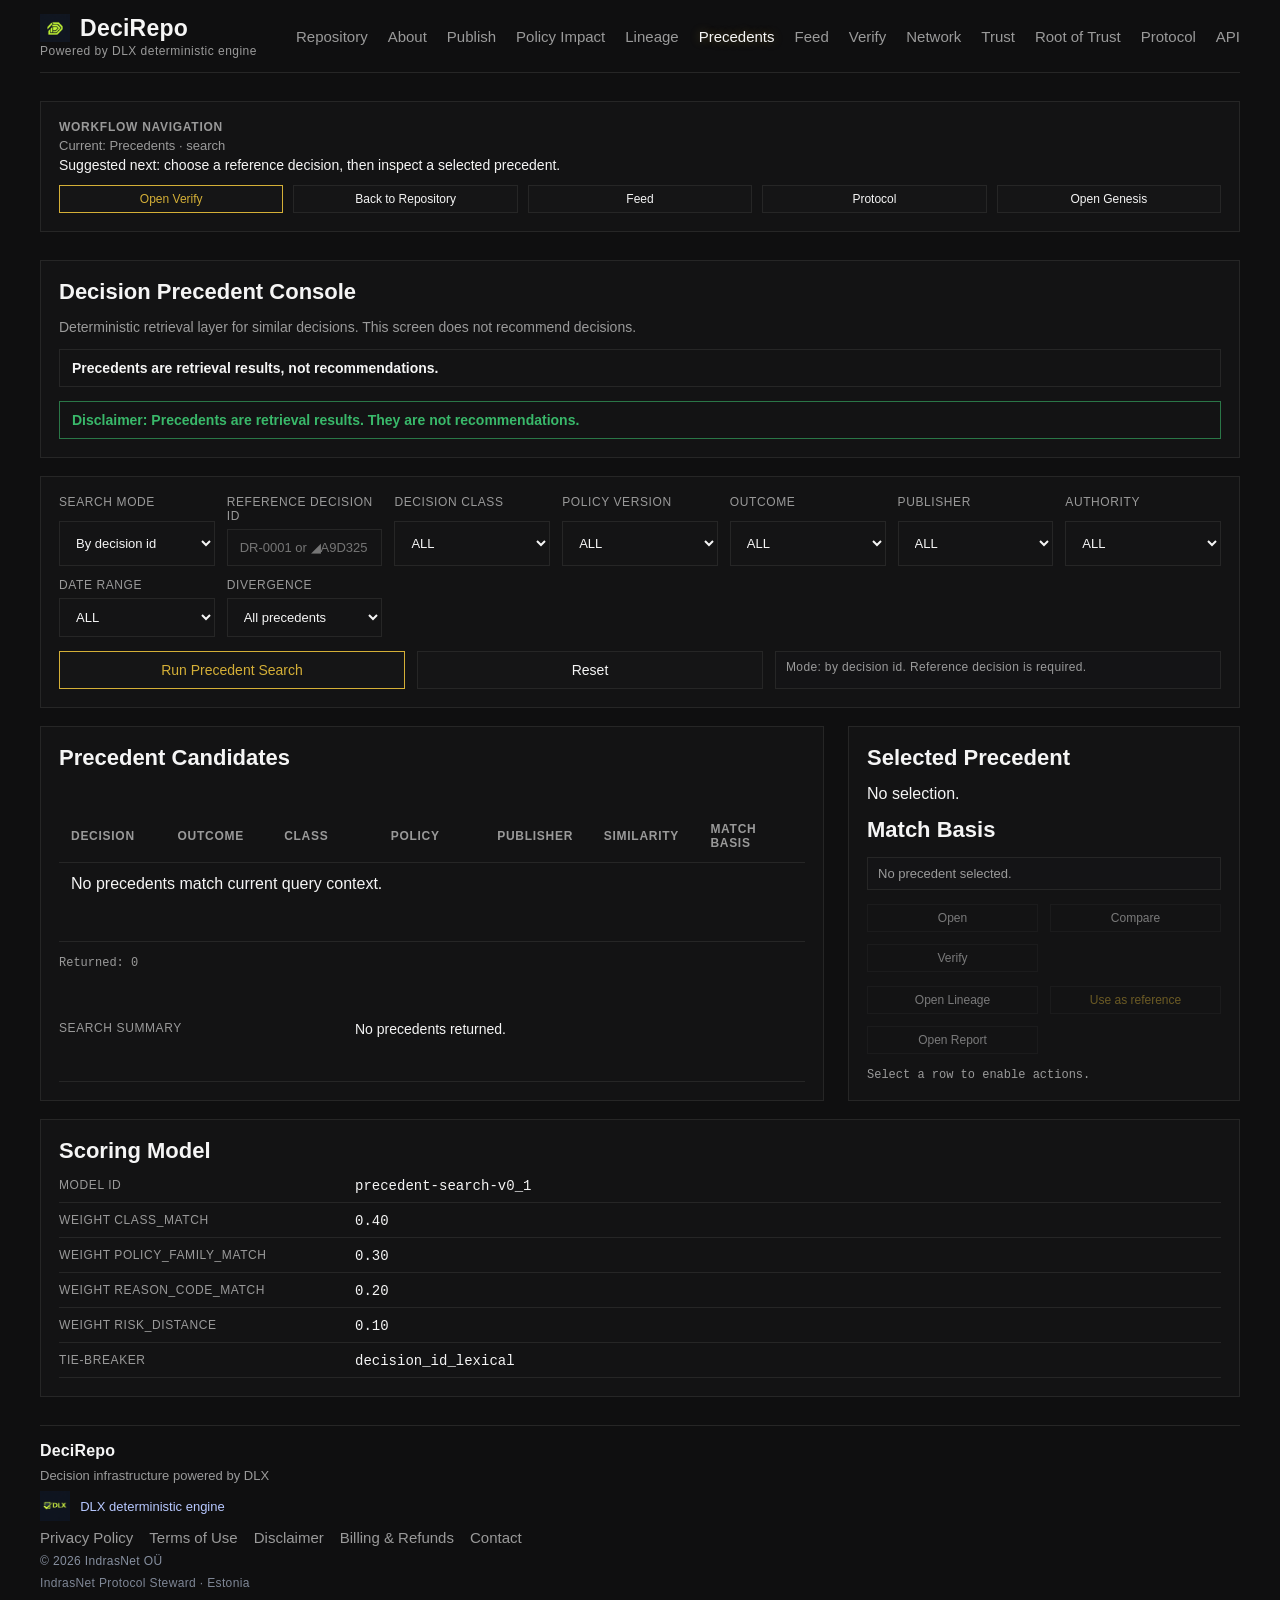
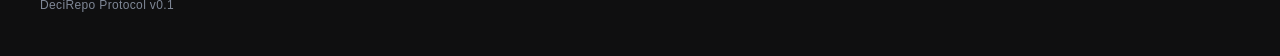
<file: pages/precedents.html>
<!doctype html>
<html lang="en">
<head>
  <meta charset="UTF-8" />
  <meta name="viewport" content="width=device-width, initial-scale=1.0" />
  <link rel="icon" href="/favicon.ico" sizes="any" />
  <link rel="icon" type="image/png" sizes="32x32" href="/favicon-32x32.png" />
  <link rel="icon" type="image/png" sizes="16x16" href="/favicon-16x16.png" />
  <link rel="apple-touch-icon" href="/apple-touch-icon.png" />
  <link rel="manifest" href="/site.webmanifest" />
  <title>DeciRepo — Precedents</title>
  <link rel="stylesheet" href="../assets/styles.css" />
</head>
<body>
  <div class="page-shell">
    <div id="header-root"></div>
    <div id="context-nav-root"></div>

    <main class="page-precedents">
      <section class="panel">
        <h1 class="section-title">Decision Precedent Console</h1>
        <p class="section-subtitle">Deterministic retrieval layer for similar decisions. This screen does not recommend decisions.</p>
        <div class="banner">Precedents are retrieval results, not recommendations.</div>
        <div class="banner valid">Disclaimer: Precedents are retrieval results. They are not recommendations.</div>
      </section>

      <section class="panel">
        <div class="precedent-filter-grid">
          <label class="feed-field">
            <span class="feed-label">Search Mode</span>
            <select id="search-mode" class="feed-select">
              <option value="by_decision">By decision id</option>
              <option value="by_class_policy">By class/policy</option>
              <option value="outcome_change_context">By outcome change context</option>
            </select>
          </label>

          <label class="feed-field">
            <span class="feed-label">Reference Decision ID</span>
            <input id="reference-id" class="precedent-input" type="text" placeholder="DR-0001 or ◢A9D325" />
          </label>

          <label class="feed-field">
            <span class="feed-label">Decision Class</span>
            <select id="filter-class" class="feed-select">
              <option value="ALL">ALL</option>
            </select>
          </label>

          <label class="feed-field">
            <span class="feed-label">Policy Version</span>
            <select id="filter-policy" class="feed-select">
              <option value="ALL">ALL</option>
            </select>
          </label>

          <label class="feed-field">
            <span class="feed-label">Outcome</span>
            <select id="filter-outcome" class="feed-select">
              <option value="ALL">ALL</option>
            </select>
          </label>

          <label class="feed-field">
            <span class="feed-label">Publisher</span>
            <select id="filter-publisher" class="feed-select">
              <option value="ALL">ALL</option>
            </select>
          </label>

          <label class="feed-field">
            <span class="feed-label">Authority</span>
            <select id="filter-authority" class="feed-select">
              <option value="ALL">ALL</option>
            </select>
          </label>

          <label class="feed-field">
            <span class="feed-label">Date Range</span>
            <select id="filter-date-range" class="feed-select">
              <option value="all">ALL</option>
              <option value="30d">Last 30d</option>
              <option value="90d">Last 90d</option>
              <option value="180d">Last 180d</option>
              <option value="365d">Last 365d</option>
            </select>
          </label>

          <label class="feed-field">
            <span class="feed-label">Divergence</span>
            <select id="filter-divergence" class="feed-select">
              <option value="all">All precedents</option>
              <option value="divergent_only">Show divergent precedents</option>
            </select>
          </label>
        </div>

        <div class="precedent-controls">
          <button id="run-search" class="btn btn-gold" type="button">Run Precedent Search</button>
          <button id="reset-filters" class="btn" type="button">Reset</button>
          <div id="precedent-mode-note" class="precedent-mode-note">Mode: by decision id.</div>
        </div>
      </section>

      <section class="content-grid">
        <section class="panel">
          <h2 class="section-title">Precedent Candidates</h2>
          <table class="precedent-table" role="grid">
            <thead>
              <tr>
                <th>Decision</th>
                <th>Outcome</th>
                <th>Class</th>
                <th>Policy</th>
                <th>Publisher</th>
                <th>Similarity</th>
                <th>Match Basis</th>
              </tr>
            </thead>
            <tbody id="precedent-body"></tbody>
          </table>
          <div id="precedent-meta" class="precedent-meta">Initializing precedent index...</div>
          <div id="precedent-summary" class="kv-stack"></div>
        </section>

        <aside class="panel">
          <h2 class="section-title">Selected Precedent</h2>
          <div id="selected-card" class="precedent-side-card">No selection.</div>

          <h3 class="section-title">Match Basis</h3>
          <div id="selected-match-basis" class="lineage-list">
            <div class="lineage-item muted">No precedent selected.</div>
          </div>

          <div class="button-row">
            <button id="action-open" class="btn small" type="button">Open</button>
            <button id="action-compare" class="btn small" type="button">Compare</button>
            <button id="action-verify" class="btn small" type="button">Verify</button>
          </div>
          <div class="button-row">
            <button id="action-lineage" class="btn small" type="button">Open Lineage</button>
            <button id="action-use-reference" class="btn small btn-gold" type="button">Use as reference</button>
            <a id="action-report" class="btn small" href="../api/precedent-search-report.json" target="_blank" rel="noopener noreferrer">Open Report</a>
          </div>
          <div id="precedent-action-note" class="precedent-meta">Select a row to enable actions.</div>
        </aside>
      </section>

      <section class="panel">
        <h2 class="section-title">Scoring Model</h2>
        <div id="precedent-scoring-model" class="kv-stack">
          <div class="kv-line">
            <div class="kv-key">Status</div>
            <div class="kv-value">Initializing /api/precedent-search.json</div>
          </div>
          <div class="kv-line">
            <div class="kv-key">Safety Boundary</div>
            <div class="kv-value mono">recommendation_mode=false</div>
          </div>
          <div class="kv-line">
            <div class="kv-key">Determinism</div>
            <div class="kv-value mono">tie_breaker=decision_id_lexical</div>
          </div>
        </div>
      </section>
    </main>

    <footer class="footer">
      <div class="footer-brand">DeciRepo</div>
      <div class="footer-description">Decision infrastructure powered by DLX</div>
      <div class="footer-engine">
        <img class="footer-dlx-logo" src="../assets/brand/dlx-logo.png" alt="DLX logo" />
        <div class="footer-engine-text">DLX deterministic engine</div>
      </div>
      <div class="footer-links">
        <a class="menu-link" href="./privacy.html">Privacy Policy</a>
        <a class="menu-link" href="./terms.html">Terms of Use</a>
        <a class="menu-link" href="./disclaimer.html">Disclaimer</a>
        <a class="menu-link" href="./billing.html">Billing & Refunds</a>
        <a class="menu-link" href="mailto:info@indrasnet.ee">Contact</a>
      </div>
      <div class="footer-legal">© 2026 IndrasNet OÜ</div>
      <div class="footer-meta">IndrasNet Protocol Steward · Estonia</div>
      <div class="footer-meta">DeciRepo Protocol v0.1</div>
    </footer>

  </div>

  <script src="../assets/data.js"></script>
  <script src="../components/header.js"></script>
  <script src="../components/context-nav.js"></script>
  <script>
    window.DeciRepoHeader.mount("header-root", "precedents");
    window.DeciRepoContextNav.mount("context-nav-root", {
      current: "Precedents",
      meta: "search",
      hint: "Suggested next: search by decision id, then compare a selected precedent against the reference decision.",
      links: [
        { label: "Open Verify", href: "./verify.html", primary: true },
        { label: "Back to Repository", href: "./index.html" },
        { label: "Feed", href: "./feed.html" },
        { label: "Protocol", href: "./protocol.html" },
        { label: "Open Genesis", href: "./decision.html?id=DR-GENESIS-0001" }
      ]
    });

    const SCORE_WEIGHTS = {
      class_match: 0.40,
      policy_family_match: 0.30,
      reason_code_match: 0.20,
      risk_distance: 0.10
    };

    const state = {
      items: [],
      results: [],
      selected: null,
      referenceDecision: null,
      remoteSpec: null
    };

    function uniqSorted(values) {
      return Array.from(new Set(values.filter(Boolean))).sort();
    }

    function parseRisk(value) {
      if (value === null || value === undefined) return null;
      if (typeof value === "number") return Math.max(0, Math.min(1, value));
      const raw = String(value).trim().toLowerCase();
      if (raw === "low") return 0.2;
      if (raw === "medium") return 0.5;
      if (raw === "high") return 0.8;
      const num = Number(raw);
      if (!Number.isFinite(num)) return null;
      if (num > 1) return Math.max(0, Math.min(1, num / 100));
      return Math.max(0, Math.min(1, num));
    }

    function deriveClass(decision) {
      const id = String(decision.id || "").toUpperCase();
      const title = String(decision.title || "").toLowerCase();
      if (id.startsWith("DR-PROTOCOL") || id.startsWith("DR-TRUST") || id.startsWith("DR-CONF") || id.startsWith("DR-REFNODE") || id.startsWith("DR-GOV")) return "D";
      if (title.includes("vendor") || title.includes("risk waiver") || title.includes("risk")) return "A";
      if (title.includes("heating") || title.includes("procurement") || title.includes("threshold") || title.includes("access")) return "B";
      if (title.includes("transaction") || title.includes("credit") || title.includes("payment") || title.includes("verification") || title.includes("rebuild")) return "C";
      return "B";
    }

    function derivePolicyFamily(decision) {
      const p = String(decision.policyVersion || "").toUpperCase();
      if (p.startsWith("PROCUREMENT_RULES")) return "PROCUREMENT-EXCEPTIONS";
      if (p.startsWith("AUDIT_PROTOCOL")) return "AUDIT-VERIFICATION";
      if (p.startsWith("DECIREPO_PROTOCOL")) return "PROTOCOL-GOVERNANCE";
      if (p.startsWith("ROOT_OF_TRUST")) return "TRUST-OPERATIONS";
      if (p.startsWith("CONFORMANCE_POLICY")) return "CONFORMANCE";
      if (p.startsWith("REFERENCE_NODE_POLICY")) return "REFERENCE-NODE";
      if (p.startsWith("GOVERNANCE_POLICY")) return "GOVERNANCE";
      return p || "UNKNOWN";
    }

    function derivePublisherClass(decision) {
      const publisher = String(decision.publisher || "").toLowerCase();
      if (publisher === "indrasnet-governance") return "governance-operator";
      return "workflow-system";
    }

    function enrichDecision(decision) {
      return {
        ...decision,
        decision_class: deriveClass(decision),
        policy_family: derivePolicyFamily(decision),
        publisher_class: derivePublisherClass(decision),
        reason_code: String((decision.outcomeFields && decision.outcomeFields.reason_code) || ""),
        risk_numeric: parseRisk((decision.input && decision.input.risk_score) || null)
      };
    }

    function populateFilters() {
      const classSelect = document.getElementById("filter-class");
      const policySelect = document.getElementById("filter-policy");
      const outcomeSelect = document.getElementById("filter-outcome");
      const publisherSelect = document.getElementById("filter-publisher");
      const authoritySelect = document.getElementById("filter-authority");

      classSelect.innerHTML = `<option value="ALL">ALL</option>${uniqSorted(state.items.map((x) => x.decision_class)).map((x) => `<option value="${x}">${x}</option>`).join("")}`;
      policySelect.innerHTML = `<option value="ALL">ALL</option>${uniqSorted(state.items.map((x) => x.policyVersion)).map((x) => `<option value="${x}">${x}</option>`).join("")}`;
      outcomeSelect.innerHTML = `<option value="ALL">ALL</option>${uniqSorted(state.items.map((x) => x.outcomeFields.decision)).map((x) => `<option value="${x}">${x}</option>`).join("")}`;
      publisherSelect.innerHTML = `<option value="ALL">ALL</option>${uniqSorted(state.items.map((x) => x.publisher)).map((x) => `<option value="${x}">${x}</option>`).join("")}`;
      authoritySelect.innerHTML = `<option value="ALL">ALL</option>${uniqSorted(state.items.map((x) => x.authority)).map((x) => `<option value="${x}">${x}</option>`).join("")}`;
    }

    function daysWindowMatches(dateRaw, windowKey) {
      if (windowKey === "all") return true;
      const dt = new Date(`${dateRaw}T00:00:00Z`);
      if (!Number.isFinite(dt.getTime())) return false;
      const diffMs = Date.now() - dt.getTime();
      const days = diffMs / (24 * 60 * 60 * 1000);
      if (windowKey === "30d") return days <= 30;
      if (windowKey === "90d") return days <= 90;
      if (windowKey === "180d") return days <= 180;
      if (windowKey === "365d") return days <= 365;
      return true;
    }

    function outcomeClass(value) {
      if (value === "APPROVED") return "outcome-approved";
      if (value === "REJECTED") return "outcome-rejected";
      return "outcome-neutral";
    }

    function toggleButtons(buttons, enabled) {
      buttons.forEach((btn) => {
        if (!btn) return;
        btn.disabled = !enabled;
        if (enabled) {
          btn.classList.remove("disabled");
          btn.style.pointerEvents = "auto";
        } else {
          btn.classList.add("disabled");
          btn.style.pointerEvents = "none";
        }
      });
    }

    function buildContext(mode, referenceDecision) {
      const selectedClass = document.getElementById("filter-class").value;
      const selectedPolicy = document.getElementById("filter-policy").value;
      const selectedOutcome = document.getElementById("filter-outcome").value;
      const targetClass = referenceDecision ? referenceDecision.decision_class : (selectedClass === "ALL" ? "" : selectedClass);
      const targetPolicy = referenceDecision ? referenceDecision.policy_family : derivePolicyFamily({ policyVersion: selectedPolicy === "ALL" ? "" : selectedPolicy });
      const targetReason = referenceDecision ? referenceDecision.reason_code : "";
      const targetRisk = referenceDecision ? referenceDecision.risk_numeric : null;
      const targetOutcome = referenceDecision ? referenceDecision.outcomeFields.decision : (selectedOutcome === "ALL" ? "" : selectedOutcome);

      return {
        mode,
        targetClass,
        targetPolicy: targetPolicy === "UNKNOWN" ? "" : targetPolicy,
        targetReason,
        targetRisk,
        targetOutcome
      };
    }

    function scoreCandidate(candidate, context) {
      const classMatch = context.targetClass && candidate.decision_class === context.targetClass ? 1 : 0;
      const policyMatch = context.targetPolicy && candidate.policy_family === context.targetPolicy ? 1 : 0;
      const reasonMatch = context.targetReason && candidate.reason_code === context.targetReason ? 1 : 0;

      let riskDistance = 0;
      if (context.targetRisk !== null && candidate.risk_numeric !== null) {
        riskDistance = Math.max(0, 1 - Math.min(1, Math.abs(context.targetRisk - candidate.risk_numeric)));
      }

      const score =
        classMatch * SCORE_WEIGHTS.class_match +
        policyMatch * SCORE_WEIGHTS.policy_family_match +
        reasonMatch * SCORE_WEIGHTS.reason_code_match +
        riskDistance * SCORE_WEIGHTS.risk_distance;

      const basis = [];
      if (classMatch) basis.push("same class");
      if (policyMatch) basis.push("same policy_family");
      if (reasonMatch) basis.push("same reason_code");
      if (riskDistance >= 0.7) basis.push("close risk band");
      if (!basis.length) basis.push("weak structural overlap");

      if (context.mode === "outcome_change_context" && context.targetOutcome && candidate.outcomeFields.decision !== context.targetOutcome) {
        basis.push("outcome divergence");
      }

      return {
        score,
        similarity_score: Number(score.toFixed(4)),
        why_matched: basis.join(", "),
        match_basis: basis
      };
    }

    function applySearch() {
      const mode = document.getElementById("search-mode").value;
      const referenceInput = document.getElementById("reference-id").value.trim();
      const publisher = document.getElementById("filter-publisher").value;
      const authority = document.getElementById("filter-authority").value;
      const policy = document.getElementById("filter-policy").value;
      const outcome = document.getElementById("filter-outcome").value;
      const selectedClass = document.getElementById("filter-class").value;
      const dateRange = document.getElementById("filter-date-range").value;
      const divergenceFilter = document.getElementById("filter-divergence").value;
      const note = document.getElementById("precedent-mode-note");

      const referenceDecision = referenceInput ? window.DeciRepoData.resolveDecision(referenceInput) : null;
      state.referenceDecision = referenceDecision ? enrichDecision(referenceDecision) : null;

      if (mode === "by_decision" && !state.referenceDecision) {
        state.results = [];
        state.selected = null;
        note.textContent = "Mode: by decision id. Reference decision is required.";
        renderResults();
        renderSelected();
        return;
      }

      if (mode === "outcome_change_context" && !state.referenceDecision && outcome === "ALL") {
        state.results = [];
        state.selected = null;
        note.textContent = "Mode: outcome change context. Provide reference decision id or select an outcome.";
        renderResults();
        renderSelected();
        return;
      }

      const context = buildContext(mode, state.referenceDecision);
      note.textContent = `Mode: ${mode.replaceAll("_", " ")}${state.referenceDecision ? ` · reference=${state.referenceDecision.id}` : ""}`;

      let candidates = state.items.slice();
      if (state.referenceDecision) {
        candidates = candidates.filter((item) => item.id !== state.referenceDecision.id);
      }

      candidates = candidates.filter((item) => {
        if (publisher !== "ALL" && item.publisher !== publisher) return false;
        if (authority !== "ALL" && item.authority !== authority) return false;
        if (policy !== "ALL" && item.policyVersion !== policy) return false;
        if (selectedClass !== "ALL" && item.decision_class !== selectedClass) return false;
        if (outcome !== "ALL" && item.outcomeFields.decision !== outcome) return false;
        if (!daysWindowMatches(item.date, dateRange)) return false;

        if (divergenceFilter === "divergent_only" && state.referenceDecision) {
          const isDivergent = item.outcomeFields.decision !== state.referenceDecision.outcomeFields.decision;
          if (!isDivergent) return false;
        }

        return true;
      });

      if (mode === "outcome_change_context" && context.targetOutcome) {
        candidates = candidates.filter((item) => item.outcomeFields.decision !== context.targetOutcome);
      }

      state.results = candidates
        .map((item) => {
          const score = scoreCandidate(item, context);
          return { ...item, ...score };
        })
        .filter((item) => item.similarity_score > 0 || mode === "outcome_change_context")
        .sort((a, b) => {
          if (b.similarity_score !== a.similarity_score) return b.similarity_score - a.similarity_score;
          return a.id.localeCompare(b.id);
        });

      state.selected = state.results[0] || null;
      renderResults();
      renderSelected();
    }

    function renderResults() {
      const body = document.getElementById("precedent-body");
      const meta = document.getElementById("precedent-meta");
      if (!body || !meta) return;

      if (!state.results.length) {
        body.innerHTML = `<tr><td colspan="7">No precedents match current query context.</td></tr>`;
        meta.textContent = "Returned: 0";
        renderSummary();
        return;
      }

      const rows = state.results.map((item) => {
        const selectedClass = state.selected && state.selected.id === item.id ? "active" : "";
        return `
          <tr class="${selectedClass}" data-id="${item.id}">
            <td>
              <span class="canonical-id">${item.canonical_id}</span>
              <span class="legacy-id">${item.id}</span>
              <span class="legacy-id">${item.title}</span>
            </td>
            <td class="${outcomeClass(item.outcomeFields.decision)}">${item.outcomeFields.decision}</td>
            <td>${item.decision_class}</td>
            <td>${item.policyVersion}</td>
            <td>${item.publisher_label}</td>
            <td>${(item.similarity_score * 100).toFixed(1)}%</td>
            <td>${item.why_matched}</td>
          </tr>
        `;
      }).join("");

      body.innerHTML = rows;
      meta.textContent = `Returned: ${state.results.length}${state.referenceDecision ? ` · Reference: ${state.referenceDecision.id}` : ""}`;
      renderSummary();

      body.querySelectorAll("tr[data-id]").forEach((row) => {
        row.addEventListener("click", () => {
          const id = row.getAttribute("data-id");
          state.selected = state.results.find((x) => x.id === id) || null;
          renderResults();
          renderSelected();
        });
      });
    }

    function renderSummary() {
      const summary = document.getElementById("precedent-summary");
      if (!summary) return;

      if (!state.results.length) {
        summary.innerHTML = `
          <div class="kv-line">
            <div class="kv-key">Search summary</div>
            <div class="kv-value">No precedents returned.</div>
          </div>
        `;
        return;
      }

      const approved = state.results.filter((item) => item.outcomeFields.decision === "APPROVED").length;
      const rejected = state.results.filter((item) => item.outcomeFields.decision === "REJECTED").length;
      const publisherMap = {};
      state.results.forEach((item) => {
        const key = item.publisher_label || item.publisher || "unknown";
        publisherMap[key] = (publisherMap[key] || 0) + 1;
      });
      const publisherSummary = Object.entries(publisherMap)
        .sort((a, b) => b[1] - a[1])
        .slice(0, 3)
        .map(([name, count]) => `${name} (${count})`)
        .join(", ");

      summary.innerHTML = `
        <div class="kv-line">
          <div class="kv-key">Results</div>
          <div class="kv-value mono">${state.results.length}</div>
        </div>
        <div class="kv-line">
          <div class="kv-key">Approved</div>
          <div class="kv-value outcome-approved">${approved}</div>
        </div>
        <div class="kv-line">
          <div class="kv-key">Rejected</div>
          <div class="kv-value outcome-rejected">${rejected}</div>
        </div>
        <div class="kv-line">
          <div class="kv-key">Top Publishers</div>
          <div class="kv-value">${publisherSummary || "N/A"}</div>
        </div>
      `;
    }

    function renderSelected() {
      const selectedCard = document.getElementById("selected-card");
      const selectedBasis = document.getElementById("selected-match-basis");
      const note = document.getElementById("precedent-action-note");
      const buttons = [
        document.getElementById("action-open"),
        document.getElementById("action-compare"),
        document.getElementById("action-verify"),
        document.getElementById("action-lineage"),
        document.getElementById("action-use-reference"),
        document.getElementById("action-report")
      ];

      const selected = state.selected;
      if (!selected) {
        window.DeciRepoContextNav.mount("context-nav-root", {
          current: "Precedents",
          meta: "search",
          hint: "Suggested next: choose a reference decision, then inspect a selected precedent.",
          links: [
            { label: "Open Verify", href: "./verify.html", primary: true },
            { label: "Back to Repository", href: "./index.html" },
            { label: "Feed", href: "./feed.html" },
            { label: "Protocol", href: "./protocol.html" },
            { label: "Open Genesis", href: "./decision.html?id=DR-GENESIS-0001" }
          ]
        });
        selectedCard.innerHTML = "No selection.";
        selectedBasis.innerHTML = `<div class="lineage-item muted">No precedent selected.</div>`;
        note.textContent = "Select a row to enable actions.";
        toggleButtons(buttons, false);
        return;
      }

      selectedCard.innerHTML = `
        <div class="kv-stack">
          <div class="kv-line"><div class="kv-key">Decision ID</div><div class="kv-value mono">${selected.id}</div></div>
          <div class="kv-line"><div class="kv-key">Canonical ID</div><div class="kv-value mono">${selected.canonical_id}</div></div>
          <div class="kv-line"><div class="kv-key">Class</div><div class="kv-value">${selected.decision_class}</div></div>
          <div class="kv-line"><div class="kv-key">Policy</div><div class="kv-value">${selected.policyVersion}</div></div>
          <div class="kv-line"><div class="kv-key">Outcome</div><div class="kv-value ${outcomeClass(selected.outcomeFields.decision)}">${selected.outcomeFields.decision}</div></div>
          <div class="kv-line"><div class="kv-key">Publisher</div><div class="kv-value">${selected.publisher_label}</div></div>
          <div class="kv-line"><div class="kv-key">Reason Code</div><div class="kv-value mono">${selected.reason_code || "N/A"}</div></div>
        </div>
      `;

      selectedBasis.innerHTML = selected.match_basis
        .map((basis) => `<div class="lineage-item">${basis}</div>`)
        .join("");

      const compareHref = state.referenceDecision && state.referenceDecision.id !== selected.id
        ? `./diff.html?left=${encodeURIComponent(state.referenceDecision.id)}&right=${encodeURIComponent(selected.id)}`
        : null;
      window.DeciRepoContextNav.mount("context-nav-root", {
        current: "Precedents",
        meta: selected.id,
        hint: compareHref
          ? "Suggested next: compare the selected precedent against the reference decision."
          : "Suggested next: open the precedent decision and inspect lineage.",
        links: [
          { label: compareHref ? "Compare" : "Open Decision", href: compareHref || `./decision.html?id=${encodeURIComponent(selected.id)}`, primary: true },
          { label: "Decision", href: `./decision.html?id=${encodeURIComponent(selected.id)}` },
          { label: "Verify", href: `./verify.html?q=${encodeURIComponent(selected.canonical_id)}` },
          { label: "Lineage", href: `./lineage.html?id=${encodeURIComponent(selected.id)}` },
          { label: "Back to Repository", href: "./index.html" },
          { label: "Feed", href: "./feed.html" }
        ]
      });

      toggleButtons(buttons, true);

      const [openBtn, compareBtn, verifyBtn, lineageBtn] = buttons;
      const localDecision = window.DeciRepoData.getDecisionById(selected.id);
      
      if (!localDecision) {
        toggleButtons([openBtn, compareBtn, lineageBtn], false);
      }

      if (!state.referenceDecision || state.referenceDecision.id === selected.id) {
        toggleButtons([compareBtn], false);
      }

      note.textContent = `Similarity ${(selected.similarity_score * 100).toFixed(1)}% · ${selected.why_matched}`;
    }

    function bindActions() {
      document.getElementById("run-search").addEventListener("click", applySearch);
      document.getElementById("reset-filters").addEventListener("click", () => {
        document.getElementById("search-mode").value = "by_decision";
        document.getElementById("reference-id").value = "";
        document.getElementById("filter-class").value = "ALL";
        document.getElementById("filter-policy").value = "ALL";
        document.getElementById("filter-outcome").value = "ALL";
        document.getElementById("filter-publisher").value = "ALL";
        document.getElementById("filter-authority").value = "ALL";
        document.getElementById("filter-date-range").value = "all";
        document.getElementById("filter-divergence").value = "all";
        applySearch();
      });

      document.getElementById("search-mode").addEventListener("change", applySearch);
      document.getElementById("filter-class").addEventListener("change", applySearch);
      document.getElementById("filter-policy").addEventListener("change", applySearch);
      document.getElementById("filter-outcome").addEventListener("change", applySearch);
      document.getElementById("filter-publisher").addEventListener("change", applySearch);
      document.getElementById("filter-authority").addEventListener("change", applySearch);
      document.getElementById("filter-date-range").addEventListener("change", applySearch);
      document.getElementById("filter-divergence").addEventListener("change", applySearch);
      document.getElementById("reference-id").addEventListener("keydown", (event) => {
        if (event.key === "Enter") applySearch();
      });

      document.getElementById("action-open").addEventListener("click", () => {
        if (!state.selected) return;
        window.location.href = `./decision.html?id=${encodeURIComponent(state.selected.id)}`;
      });

      document.getElementById("action-compare").addEventListener("click", () => {
        if (!state.selected || !state.referenceDecision) return;
        window.location.href = `./diff.html?left=${encodeURIComponent(state.referenceDecision.id)}&right=${encodeURIComponent(state.selected.id)}`;
      });

      document.getElementById("action-verify").addEventListener("click", () => {
        if (!state.selected) return;
        window.location.href = `./verify.html?q=${encodeURIComponent(state.selected.canonical_id)}`;
      });

      document.getElementById("action-lineage").addEventListener("click", () => {
        if (!state.selected) return;
        window.location.href = `./lineage.html?id=${encodeURIComponent(state.selected.id)}`;
      });

      document.getElementById("action-use-reference").addEventListener("click", () => {
        if (!state.selected) return;
        const input = document.getElementById("reference-id");
        const mode = document.getElementById("search-mode");
        input.value = state.selected.id;
        mode.value = "by_decision";
        applySearch();
      });
    }

    function renderScoringModel() {
      const root = document.getElementById("precedent-scoring-model");
      if (!root) return;
      const model = state.remoteSpec && state.remoteSpec.scoring_model ? state.remoteSpec.scoring_model : { model_id: "precedent-search-v0_1", weights: SCORE_WEIGHTS, tie_breaker: "decision_id_lexical" };
      root.innerHTML = `
        <div class="kv-line"><div class="kv-key">Model ID</div><div class="kv-value mono">${model.model_id || "precedent-search-v0_1"}</div></div>
        <div class="kv-line"><div class="kv-key">Weight class_match</div><div class="kv-value mono">${Number(model.weights.class_match || SCORE_WEIGHTS.class_match).toFixed(2)}</div></div>
        <div class="kv-line"><div class="kv-key">Weight policy_family_match</div><div class="kv-value mono">${Number(model.weights.policy_family_match || SCORE_WEIGHTS.policy_family_match).toFixed(2)}</div></div>
        <div class="kv-line"><div class="kv-key">Weight reason_code_match</div><div class="kv-value mono">${Number(model.weights.reason_code_match || SCORE_WEIGHTS.reason_code_match).toFixed(2)}</div></div>
        <div class="kv-line"><div class="kv-key">Weight risk_distance</div><div class="kv-value mono">${Number(model.weights.risk_distance || SCORE_WEIGHTS.risk_distance).toFixed(2)}</div></div>
        <div class="kv-line"><div class="kv-key">Tie-breaker</div><div class="kv-value mono">${model.tie_breaker || "decision_id_lexical"}</div></div>
      `;
    }

    async function loadRemoteSpec() {
      const urls = ["../api/precedent-search.json", "../api/precedent-search"];
      for (const url of urls) {
        try {
          const response = await fetch(url, { cache: "no-store" });
          if (!response.ok) continue;
          const payload = await response.json();
          if (payload && payload.scoring_model) {
            state.remoteSpec = payload;
            break;
          }
        } catch (_err) {
          // fallback to local model
        }
      }
      renderScoringModel();
    }

    function bootstrap() {
      state.items = window.DeciRepoData.decisions.map(enrichDecision);
      populateFilters();
      bindActions();
      renderResults();
      renderSelected();
      applySearch();
      loadRemoteSpec();
    }

    bootstrap();
  </script>
</body>
</html>
</file>
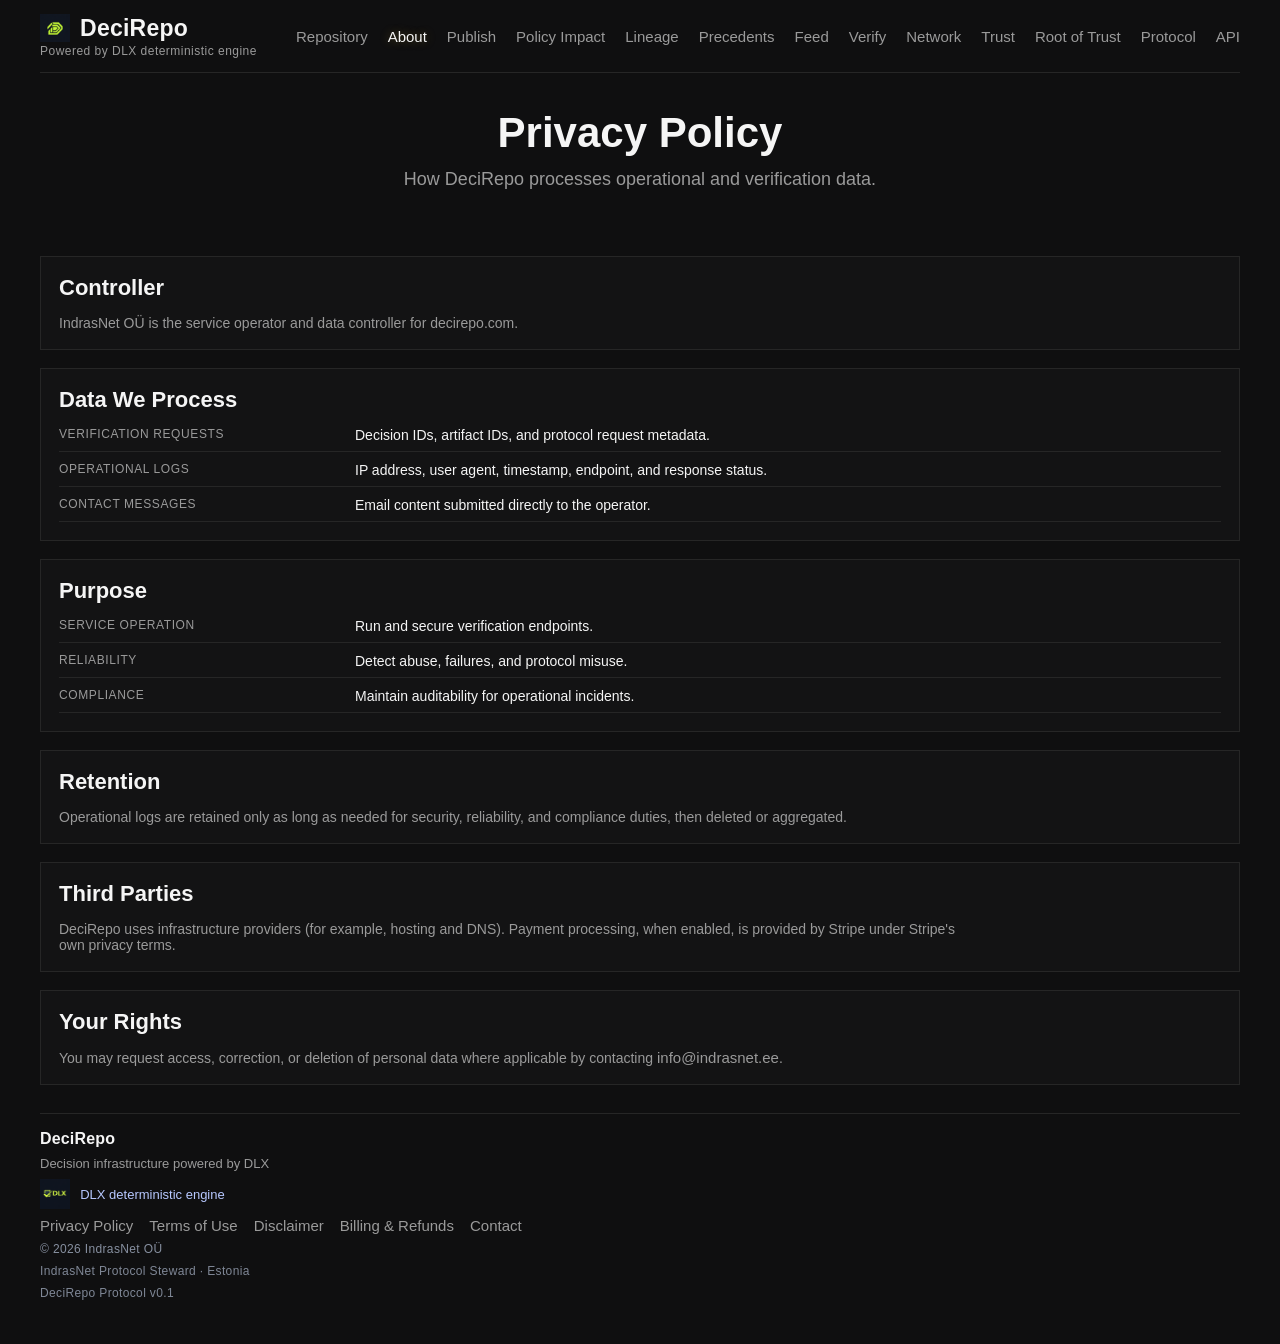
<file: pages/privacy.html>
<!doctype html>
<html lang="en">
<head>
  <meta charset="UTF-8" />
  <meta name="viewport" content="width=device-width, initial-scale=1.0" />
  <link rel="icon" href="/favicon.ico" sizes="any" />
  <link rel="icon" type="image/png" sizes="32x32" href="/favicon-32x32.png" />
  <link rel="icon" type="image/png" sizes="16x16" href="/favicon-16x16.png" />
  <link rel="apple-touch-icon" href="/apple-touch-icon.png" />
  <link rel="manifest" href="/site.webmanifest" />
  <title>DeciRepo — Privacy Policy</title>
  <link rel="stylesheet" href="../assets/styles.css" />
</head>
<body>
  <div class="page-shell">
    <div id="header-root"></div>

    <main class="page-protocol">
      <section class="title-block">
        <h1 class="title-main">Privacy Policy</h1>
        <p class="title-sub">How DeciRepo processes operational and verification data.</p>
      </section>

      <section class="panel after-title-gap">
        <h2 class="section-title">Controller</h2>
        <p class="section-subtitle section-wrap">IndrasNet OÜ is the service operator and data controller for decirepo.com.</p>
      </section>

      <section class="panel">
        <h2 class="section-title">Data We Process</h2>
        <div class="kv-stack">
          <div class="kv-line"><div class="kv-key">Verification Requests</div><div class="kv-value">Decision IDs, artifact IDs, and protocol request metadata.</div></div>
          <div class="kv-line"><div class="kv-key">Operational Logs</div><div class="kv-value">IP address, user agent, timestamp, endpoint, and response status.</div></div>
          <div class="kv-line"><div class="kv-key">Contact Messages</div><div class="kv-value">Email content submitted directly to the operator.</div></div>
        </div>
      </section>

      <section class="panel">
        <h2 class="section-title">Purpose</h2>
        <div class="kv-stack">
          <div class="kv-line"><div class="kv-key">Service Operation</div><div class="kv-value">Run and secure verification endpoints.</div></div>
          <div class="kv-line"><div class="kv-key">Reliability</div><div class="kv-value">Detect abuse, failures, and protocol misuse.</div></div>
          <div class="kv-line"><div class="kv-key">Compliance</div><div class="kv-value">Maintain auditability for operational incidents.</div></div>
        </div>
      </section>

      <section class="panel">
        <h2 class="section-title">Retention</h2>
        <p class="section-subtitle section-wrap">Operational logs are retained only as long as needed for security, reliability, and compliance duties, then deleted or aggregated.</p>
      </section>

      <section class="panel">
        <h2 class="section-title">Third Parties</h2>
        <p class="section-subtitle section-wrap">DeciRepo uses infrastructure providers (for example, hosting and DNS). Payment processing, when enabled, is provided by Stripe under Stripe's own privacy terms.</p>
      </section>

      <section class="panel">
        <h2 class="section-title">Your Rights</h2>
        <p class="section-subtitle section-wrap">You may request access, correction, or deletion of personal data where applicable by contacting <a class="menu-link" href="mailto:info@indrasnet.ee">info@indrasnet.ee</a>.</p>
      </section>
    </main>

    <footer class="footer">
      <div class="footer-brand">DeciRepo</div>
      <div class="footer-description">Decision infrastructure powered by DLX</div>
      <div class="footer-engine">
        <img class="footer-dlx-logo" src="../assets/brand/dlx-logo.png" alt="DLX logo" />
        <div class="footer-engine-text">DLX deterministic engine</div>
      </div>
      <div class="footer-links">
        <a class="menu-link" href="./privacy.html">Privacy Policy</a>
        <a class="menu-link" href="./terms.html">Terms of Use</a>
        <a class="menu-link" href="./disclaimer.html">Disclaimer</a>
        <a class="menu-link" href="./billing.html">Billing & Refunds</a>
        <a class="menu-link" href="mailto:info@indrasnet.ee">Contact</a>
      </div>
      <div class="footer-legal">© 2026 IndrasNet OÜ</div>
      <div class="footer-meta">IndrasNet Protocol Steward · Estonia</div>
      <div class="footer-meta">DeciRepo Protocol v0.1</div>
    </footer>
  </div>

  <script src="../components/header.js"></script>
  <script>
    window.DeciRepoHeader.mount("header-root", "about");
  </script>
</body>
</html>
</file>
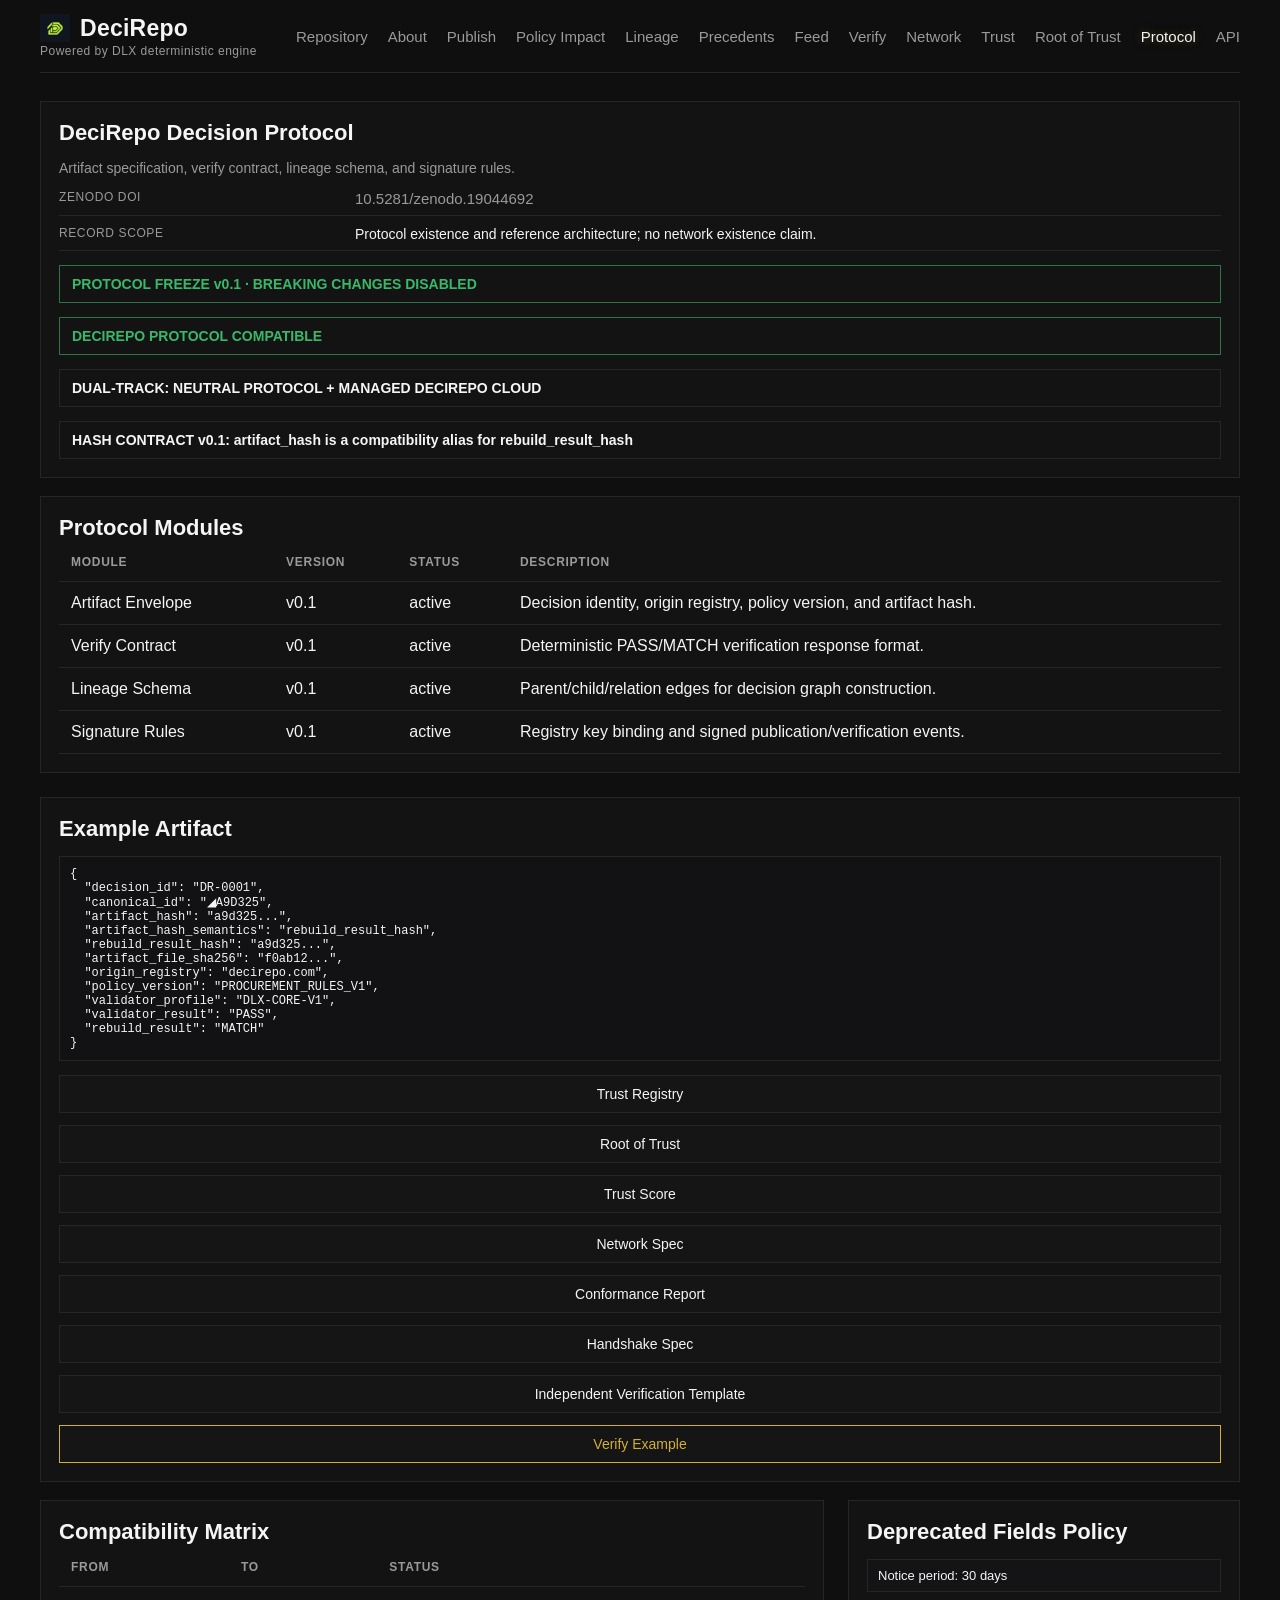
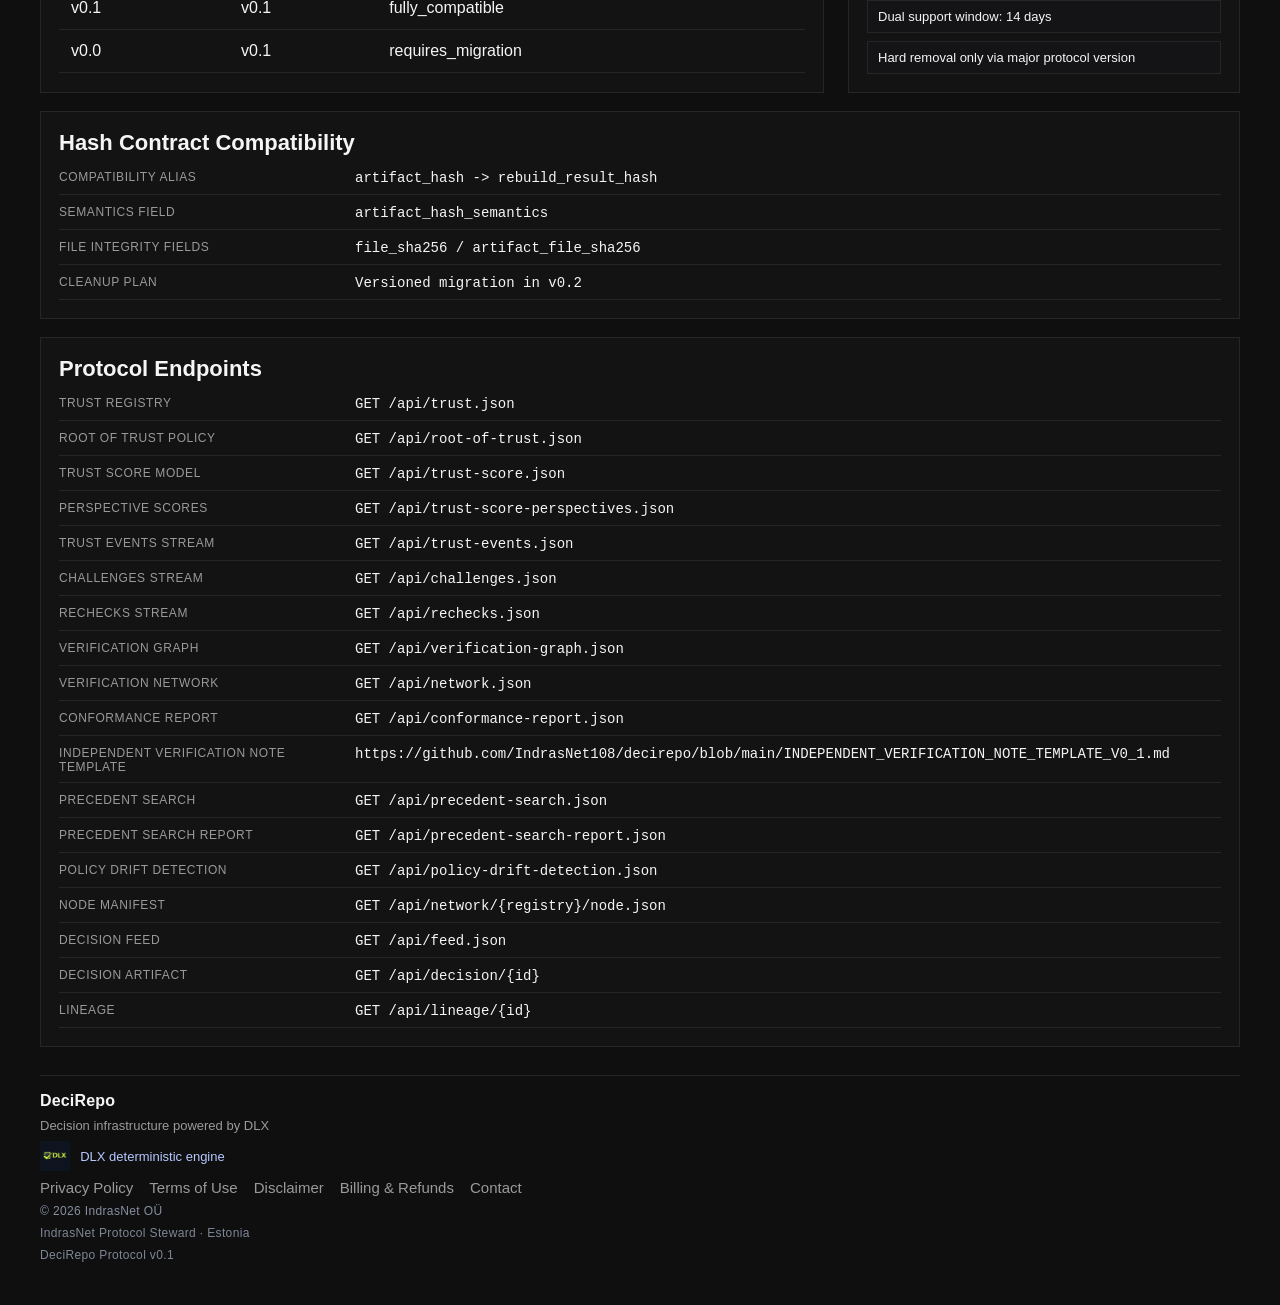
<file: pages/protocol.html>
<!doctype html>
<html lang="en">
<head>
  <meta charset="UTF-8" />
  <meta name="viewport" content="width=device-width, initial-scale=1.0" />
  <link rel="icon" href="/favicon.ico" sizes="any" />
  <link rel="icon" type="image/png" sizes="32x32" href="/favicon-32x32.png" />
  <link rel="icon" type="image/png" sizes="16x16" href="/favicon-16x16.png" />
  <link rel="apple-touch-icon" href="/apple-touch-icon.png" />
  <link rel="manifest" href="/site.webmanifest" />
  <title>DeciRepo — Decision Protocol</title>
  <link rel="stylesheet" href="../assets/styles.css" />
</head>
<body>
  <div class="page-shell">
    <div id="header-root"></div>

    <main class="page-protocol">
      <section class="panel">
        <h1 class="section-title">DeciRepo Decision Protocol</h1>
        <p class="section-subtitle">Artifact specification, verify contract, lineage schema, and signature rules.</p>
        <div class="kv-stack">
          <div class="kv-line">
            <div class="kv-key">Zenodo DOI</div>
            <div class="kv-value"><a class="menu-link" href="https://doi.org/10.5281/zenodo.19044692" target="_blank" rel="noopener noreferrer">10.5281/zenodo.19044692</a></div>
          </div>
          <div class="kv-line">
            <div class="kv-key">Record scope</div>
            <div class="kv-value">Protocol existence and reference architecture; no network existence claim.</div>
          </div>
        </div>
        <div class="banner valid">PROTOCOL FREEZE v0.1 · BREAKING CHANGES DISABLED</div>
        <div class="banner valid">DECIREPO PROTOCOL COMPATIBLE</div>
        <div class="banner">DUAL-TRACK: NEUTRAL PROTOCOL + MANAGED DECIREPO CLOUD</div>
        <div class="banner">HASH CONTRACT v0.1: <span class="mono">artifact_hash</span> is a compatibility alias for <span class="mono">rebuild_result_hash</span></div>
      </section>

      <section class="content-grid protocol-main-grid">
        <section class="panel">
          <h2 class="section-title">Protocol Modules</h2>
          <div class="protocol-table-wrap">
            <table class="lineage-table" role="grid">
              <thead>
                <tr>
                  <th>Module</th>
                  <th>Version</th>
                  <th>Status</th>
                  <th>Description</th>
                </tr>
              </thead>
              <tbody>
                <tr>
                  <td>Artifact Envelope</td>
                  <td>v0.1</td>
                  <td>active</td>
                  <td>Decision identity, origin registry, policy version, and artifact hash.</td>
                </tr>
                <tr>
                  <td>Verify Contract</td>
                  <td>v0.1</td>
                  <td>active</td>
                  <td>Deterministic PASS/MATCH verification response format.</td>
                </tr>
                <tr>
                  <td>Lineage Schema</td>
                  <td>v0.1</td>
                  <td>active</td>
                  <td>Parent/child/relation edges for decision graph construction.</td>
                </tr>
                <tr>
                  <td>Signature Rules</td>
                  <td>v0.1</td>
                  <td>active</td>
                  <td>Registry key binding and signed publication/verification events.</td>
                </tr>
              </tbody>
            </table>
          </div>
        </section>

        <aside class="panel protocol-artifact-panel">
          <h2 class="section-title">Example Artifact</h2>
          <pre class="code-block protocol-code-block">{
  "decision_id": "DR-0001",
  "canonical_id": "◢A9D325",
  "artifact_hash": "a9d325...",
  "artifact_hash_semantics": "rebuild_result_hash",
  "rebuild_result_hash": "a9d325...",
  "artifact_file_sha256": "f0ab12...",
  "origin_registry": "decirepo.com",
  "policy_version": "PROCUREMENT_RULES_V1",
  "validator_profile": "DLX-CORE-V1",
  "validator_result": "PASS",
  "rebuild_result": "MATCH"
}</pre>
          <div class="button-row tight protocol-button-row">
            <a class="btn" href="../api/trust.json" target="_blank" rel="noopener noreferrer">Trust Registry</a>
            <a class="btn" href="../api/root-of-trust.json" target="_blank" rel="noopener noreferrer">Root of Trust</a>
            <a class="btn" href="../api/trust-score.json" target="_blank" rel="noopener noreferrer">Trust Score</a>
            <a class="btn" href="../api/network.json" target="_blank" rel="noopener noreferrer">Network Spec</a>
            <a class="btn" href="../api/conformance-report.json" target="_blank" rel="noopener noreferrer">Conformance Report</a>
            <a class="btn" href="../FEDERATION_HANDSHAKE_V0_1.md" target="_blank" rel="noopener noreferrer">Handshake Spec</a>
            <a class="btn" href="https://github.com/IndrasNet108/decirepo/blob/main/INDEPENDENT_VERIFICATION_NOTE_TEMPLATE_V0_1.md" target="_blank" rel="noopener noreferrer">Independent Verification Template</a>
            <a class="btn btn-gold" href="./verify.html?q=DR-0001">Verify Example</a>
          </div>
        </aside>
      </section>

      <section class="content-grid protocol-support-grid">
        <section class="panel">
          <h2 class="section-title">Compatibility Matrix</h2>
          <div class="protocol-table-wrap">
            <table class="lineage-table" role="grid">
              <thead>
                <tr>
                  <th>From</th>
                  <th>To</th>
                  <th>Status</th>
                </tr>
              </thead>
              <tbody>
                <tr>
                  <td>v0.1</td>
                  <td>v0.1</td>
                  <td>fully_compatible</td>
                </tr>
                <tr>
                  <td>v0.0</td>
                  <td>v0.1</td>
                  <td>requires_migration</td>
                </tr>
              </tbody>
            </table>
          </div>
        </section>

        <aside class="panel">
          <h2 class="section-title">Deprecated Fields Policy</h2>
          <div class="lineage-list">
            <div class="lineage-item">Notice period: 30 days</div>
            <div class="lineage-item">Dual support window: 14 days</div>
            <div class="lineage-item">Hard removal only via major protocol version</div>
          </div>
        </aside>
      </section>

      <section class="panel">
        <h2 class="section-title">Hash Contract Compatibility</h2>
        <div class="kv-stack">
          <div class="kv-line">
            <div class="kv-key">Compatibility alias</div>
            <div class="kv-value mono">artifact_hash -> rebuild_result_hash</div>
          </div>
          <div class="kv-line">
            <div class="kv-key">Semantics field</div>
            <div class="kv-value mono">artifact_hash_semantics</div>
          </div>
          <div class="kv-line">
            <div class="kv-key">File integrity fields</div>
            <div class="kv-value mono">file_sha256 / artifact_file_sha256</div>
          </div>
          <div class="kv-line">
            <div class="kv-key">Cleanup plan</div>
            <div class="kv-value mono">Versioned migration in v0.2</div>
          </div>
        </div>
      </section>

      <section class="panel">
        <h2 class="section-title">Protocol Endpoints</h2>
        <div class="kv-stack">
          <div class="kv-line">
            <div class="kv-key">Trust Registry</div>
            <div class="kv-value mono">GET /api/trust.json</div>
          </div>
          <div class="kv-line">
            <div class="kv-key">Root of Trust Policy</div>
            <div class="kv-value mono">GET /api/root-of-trust.json</div>
          </div>
          <div class="kv-line">
            <div class="kv-key">Trust Score Model</div>
            <div class="kv-value mono">GET /api/trust-score.json</div>
          </div>
          <div class="kv-line">
            <div class="kv-key">Perspective Scores</div>
            <div class="kv-value mono">GET /api/trust-score-perspectives.json</div>
          </div>
          <div class="kv-line">
            <div class="kv-key">Trust Events Stream</div>
            <div class="kv-value mono">GET /api/trust-events.json</div>
          </div>
          <div class="kv-line">
            <div class="kv-key">Challenges Stream</div>
            <div class="kv-value mono">GET /api/challenges.json</div>
          </div>
          <div class="kv-line">
            <div class="kv-key">Rechecks Stream</div>
            <div class="kv-value mono">GET /api/rechecks.json</div>
          </div>
          <div class="kv-line">
            <div class="kv-key">Verification Graph</div>
            <div class="kv-value mono">GET /api/verification-graph.json</div>
          </div>
          <div class="kv-line">
            <div class="kv-key">Verification Network</div>
            <div class="kv-value mono">GET /api/network.json</div>
          </div>
          <div class="kv-line">
            <div class="kv-key">Conformance Report</div>
            <div class="kv-value mono">GET /api/conformance-report.json</div>
          </div>
          <div class="kv-line">
            <div class="kv-key">Independent Verification Note Template</div>
            <div class="kv-value mono">https://github.com/IndrasNet108/decirepo/blob/main/INDEPENDENT_VERIFICATION_NOTE_TEMPLATE_V0_1.md</div>
          </div>
          <div class="kv-line">
            <div class="kv-key">Precedent Search</div>
            <div class="kv-value mono">GET /api/precedent-search.json</div>
          </div>
          <div class="kv-line">
            <div class="kv-key">Precedent Search Report</div>
            <div class="kv-value mono">GET /api/precedent-search-report.json</div>
          </div>
          <div class="kv-line">
            <div class="kv-key">Policy Drift Detection</div>
            <div class="kv-value mono">GET /api/policy-drift-detection.json</div>
          </div>
          <div class="kv-line">
            <div class="kv-key">Node Manifest</div>
            <div class="kv-value mono">GET /api/network/{registry}/node.json</div>
          </div>
          <div class="kv-line">
            <div class="kv-key">Decision Feed</div>
            <div class="kv-value mono">GET /api/feed.json</div>
          </div>
          <div class="kv-line">
            <div class="kv-key">Decision Artifact</div>
            <div class="kv-value mono">GET /api/decision/{id}</div>
          </div>
          <div class="kv-line">
            <div class="kv-key">Lineage</div>
            <div class="kv-value mono">GET /api/lineage/{id}</div>
          </div>
        </div>
      </section>
    </main>

    <footer class="footer">
      <div class="footer-brand">DeciRepo</div>
      <div class="footer-description">Decision infrastructure powered by DLX</div>
      <div class="footer-engine">
        <img class="footer-dlx-logo" src="../assets/brand/dlx-logo.png" alt="DLX logo" />
        <div class="footer-engine-text">DLX deterministic engine</div>
      </div>
      <div class="footer-links">
        <a class="menu-link" href="./privacy.html">Privacy Policy</a>
        <a class="menu-link" href="./terms.html">Terms of Use</a>
        <a class="menu-link" href="./disclaimer.html">Disclaimer</a>
        <a class="menu-link" href="./billing.html">Billing & Refunds</a>
        <a class="menu-link" href="mailto:info@indrasnet.ee">Contact</a>
      </div>
      <div class="footer-legal">© 2026 IndrasNet OÜ</div>
      <div class="footer-meta">IndrasNet Protocol Steward · Estonia</div>
      <div class="footer-meta">DeciRepo Protocol v0.1</div>
    </footer>

  </div>

  <script src="../components/header.js"></script>
  <script>
    window.DeciRepoHeader.mount("header-root", "protocol");
  </script>
</body>
</html>
</file>
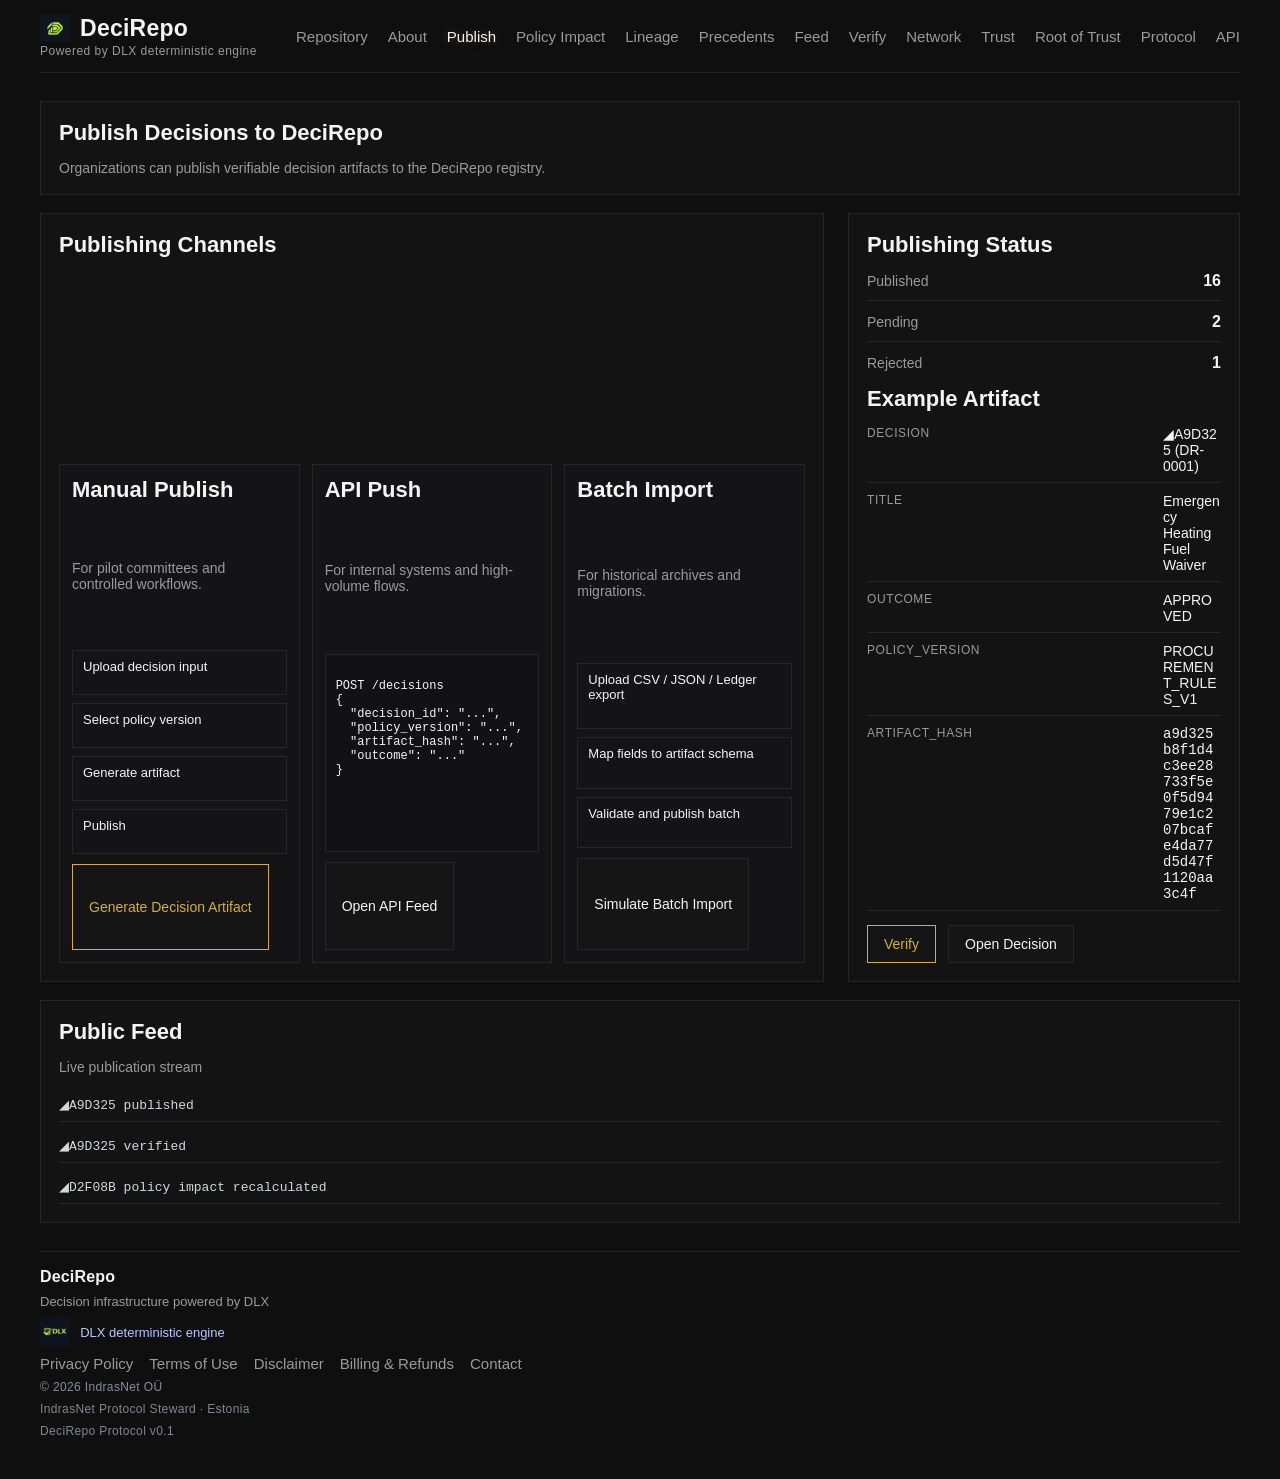
<file: pages/publisher.html>
<!doctype html>
<html lang="en">
<head>
  <meta charset="UTF-8" />
  <meta name="viewport" content="width=device-width, initial-scale=1.0" />
  <link rel="icon" href="/favicon.ico" sizes="any" />
  <link rel="icon" type="image/png" sizes="32x32" href="/favicon-32x32.png" />
  <link rel="icon" type="image/png" sizes="16x16" href="/favicon-16x16.png" />
  <link rel="apple-touch-icon" href="/apple-touch-icon.png" />
  <link rel="manifest" href="/site.webmanifest" />
  <title>DeciRepo — Publisher Onboarding</title>
  <link rel="stylesheet" href="../assets/styles.css" />
</head>
<body>
  <div class="page-shell">
    <div id="header-root"></div>

    <main class="page-publisher">
      <section class="panel">
        <h1 class="section-title">Publish Decisions to DeciRepo</h1>
        <p class="section-subtitle">Organizations can publish verifiable decision artifacts to the DeciRepo registry.</p>
      </section>

      <section class="content-grid">
        <section class="panel">
          <h2 class="section-title">Publishing Channels</h2>
          <div class="publisher-grid">
            <article class="publisher-card">
              <h3 class="section-title">Manual Publish</h3>
              <div class="section-subtitle">For pilot committees and controlled workflows.</div>
              <div class="lineage-list">
                <div class="lineage-item">Upload decision input</div>
                <div class="lineage-item">Select policy version</div>
                <div class="lineage-item">Generate artifact</div>
                <div class="lineage-item">Publish</div>
              </div>
              <div class="button-row tight">
                <button id="manual-generate" class="btn btn-gold" type="button">Generate Decision Artifact</button>
              </div>
            </article>

            <article class="publisher-card">
              <h3 class="section-title">API Push</h3>
              <div class="section-subtitle">For internal systems and high-volume flows.</div>
              <div class="code-block">
POST /decisions
{
  "decision_id": "...",
  "policy_version": "...",
  "artifact_hash": "...",
  "outcome": "..."
}
              </div>
              <div class="button-row tight">
                <button id="open-api-feed" class="btn" type="button">Open API Feed</button>
              </div>
            </article>

            <article class="publisher-card">
              <h3 class="section-title">Batch Import</h3>
              <div class="section-subtitle">For historical archives and migrations.</div>
              <div class="lineage-list">
                <div class="lineage-item">Upload CSV / JSON / Ledger export</div>
                <div class="lineage-item">Map fields to artifact schema</div>
                <div class="lineage-item">Validate and publish batch</div>
              </div>
              <div class="button-row tight">
                <button id="batch-import-simulate" class="btn" type="button">Simulate Batch Import</button>
              </div>
            </article>
          </div>
        </section>

        <aside class="panel">
          <h2 class="section-title">Publishing Status</h2>
          <div class="snapshot-list">
            <div class="snapshot-row"><div class="snapshot-label">Published</div><div id="publisher-published" class="snapshot-value">0</div></div>
            <div class="snapshot-row"><div class="snapshot-label">Pending</div><div id="publisher-pending" class="snapshot-value">0</div></div>
            <div class="snapshot-row"><div class="snapshot-label">Rejected</div><div id="publisher-rejected" class="snapshot-value">0</div></div>
          </div>

          <h3 class="section-title">Example Artifact</h3>
          <div id="publisher-example" class="kv-stack"></div>
          <div class="button-row tight">
            <button id="publisher-verify-example" class="btn btn-gold" type="button">Verify</button>
            <button id="publisher-open-example" class="btn" type="button">Open Decision</button>
          </div>
        </aside>
      </section>

      <section class="panel">
        <h2 class="section-title">Public Feed</h2>
        <p class="section-subtitle">Live publication stream</p>
        <div id="publisher-feed-stream" class="publisher-stream"></div>
      </section>
    </main>

    <footer class="footer">
      <div class="footer-brand">DeciRepo</div>
      <div class="footer-description">Decision infrastructure powered by DLX</div>
      <div class="footer-engine">
        <img class="footer-dlx-logo" src="../assets/brand/dlx-logo.png" alt="DLX logo" />
        <div class="footer-engine-text">DLX deterministic engine</div>
      </div>
      <div class="footer-links">
        <a class="menu-link" href="./privacy.html">Privacy Policy</a>
        <a class="menu-link" href="./terms.html">Terms of Use</a>
        <a class="menu-link" href="./disclaimer.html">Disclaimer</a>
        <a class="menu-link" href="./billing.html">Billing & Refunds</a>
        <a class="menu-link" href="mailto:info@indrasnet.ee">Contact</a>
      </div>
      <div class="footer-legal">© 2026 IndrasNet OÜ</div>
      <div class="footer-meta">IndrasNet Protocol Steward · Estonia</div>
      <div class="footer-meta">DeciRepo Protocol v0.1</div>
    </footer>

  </div>

  <script src="../assets/data.js"></script>
  <script src="../components/header.js"></script>
  <script src="../components/decision-block.js"></script>
  <script>
    window.DeciRepoHeader.mount("header-root", "publisher");

    const decisions = window.DeciRepoData.decisions || [];
    const published = decisions.length;
    const pending = Math.max(2, Math.floor(published * 0.1));
    const rejected = Math.max(1, Math.floor(published * 0.03));

    document.getElementById("publisher-published").textContent = String(published);
    document.getElementById("publisher-pending").textContent = String(pending);
    document.getElementById("publisher-rejected").textContent = String(rejected);

    const example = window.DeciRepoData.getDecisionById("DR-0001") || decisions[0];
    const visualId = `◢${example.short_hash}`;
    const exampleRows = window.DeciRepoDecisionBlock.toRows({
      decision: `${visualId} (${example.id})`,
      title: example.title,
      outcome: example.outcomeFields.decision,
      policy_version: example.policyVersion,
      artifact_hash: example.artifact.artifact_hash
    });
    document.getElementById("publisher-example").innerHTML = window.DeciRepoDecisionBlock.renderStack(exampleRows, ["artifact_hash"]);

    document.getElementById("publisher-verify-example").addEventListener("click", () => {
      window.location.href = `./verify.html?q=${encodeURIComponent(visualId)}`;
    });

    document.getElementById("publisher-open-example").addEventListener("click", () => {
      window.location.href = `./decision.html?id=${encodeURIComponent(example.id)}`;
    });

    document.getElementById("manual-generate").addEventListener("click", () => {
      window.location.href = `./decision.html?id=${encodeURIComponent(example.id)}`;
    });

    document.getElementById("open-api-feed").addEventListener("click", () => {
      window.open("../api/feed.json", "_blank", "noopener,noreferrer");
    });

    document.getElementById("batch-import-simulate").addEventListener("click", () => {
      window.location.href = "./feed.html";
    });

    const stream = document.getElementById("publisher-feed-stream");
    const feedRows = [
      `${visualId} published`,
      `${visualId} verified`,
      `◢${(window.DeciRepoData.getDecisionById("DR-0008") || example).short_hash} policy impact recalculated`
    ];
    stream.innerHTML = feedRows.map((entry) => `<div class="publisher-stream-item">${entry}</div>`).join("");
  </script>
</body>
</html>
</file>
<file: assets/styles.css>
:root {
  --bg: #0f0f10;
  --accent-gold: #d4af37;
  --text-white: #f5f5f5;
  --secondary-gray: #9a9a9a;
  --divider: #262626;
  --panel: #131314;
  --dlx-core: #0f172a;
  --repo-green: #39ff14;
  --approved: #39b86a;
  --rejected: #d65454;
  --verified: #43b883;
}

* {
  box-sizing: border-box;
}

html,
body {
  margin: 0;
  padding: 0;
  background: var(--bg);
  color: var(--text-white);
  font-family: Inter, "Segoe UI", Roboto, Arial, sans-serif;
  min-width: 0;
}

a {
  color: inherit;
  text-decoration: none;
}

.page-shell {
  width: 100%;
  max-width: 1400px;
  margin: 0 auto;
  padding: 0 40px 44px;
  display: grid;
  gap: 28px;
}

.site-header {
  min-height: 72px;
  padding: 10px 0;
  display: grid;
  grid-template-columns: 1fr auto;
  align-items: center;
}

.brand-stack {
  display: grid;
  gap: 2px;
  min-width: 0;
}

.brand-top {
  display: grid;
  grid-auto-flow: column;
  grid-auto-columns: max-content;
  gap: 10px;
  align-items: center;
}

.brand-subline {
  display: grid;
  grid-auto-flow: row;
  gap: 2px;
  align-items: center;
}

.brand-logo-dr {
  height: 28px;
  width: auto;
  display: block;
}

.brand-registry {
  font-size: 23px;
  font-weight: 600;
  letter-spacing: 0.01em;
  white-space: nowrap;
}

.brand-sub {
  color: var(--secondary-gray);
  font-size: 12px;
  letter-spacing: 0.04em;
  white-space: nowrap;
}

.header-menu {
  display: grid;
  grid-auto-flow: column;
  gap: 20px;
  align-items: center;
}

.menu-link {
  font-size: 15px;
  font-weight: 400;
  color: var(--secondary-gray);
  transition: color 120ms ease, text-shadow 120ms ease;
  white-space: nowrap;
}

.menu-link.active,
.menu-link:hover {
  color: var(--text-white);
  text-shadow: 0 0 10px rgba(212, 175, 55, 0.35);
}

.header-divider {
  height: 1px;
  background: var(--divider);
}

.title-block {
  display: grid;
  justify-items: center;
  gap: 12px;
  padding-top: 8px;
}

.title-main {
  margin: 0;
  font-size: 42px;
  font-weight: 600;
  max-width: 900px;
  white-space: nowrap;
  overflow: hidden;
  text-overflow: ellipsis;
}

.title-sub {
  margin: 0;
  color: var(--secondary-gray);
  font-size: 18px;
  font-weight: 400;
  max-width: 900px;
  white-space: nowrap;
  overflow: hidden;
  text-overflow: ellipsis;
}

.hero-lines {
  display: grid;
  gap: 8px;
}

.hero-line {
  margin: 0;
  font-size: 18px;
  font-weight: 500;
  white-space: normal;
}

.hero-line.mono {
  font-family: "SFMono-Regular", Menlo, Consolas, monospace;
  font-size: 16px;
  color: var(--accent-gold);
}

.proof-strip {
  border: 1px solid var(--divider);
  background: #141416;
  padding: 12px;
  display: grid;
  gap: 8px;
}

.proof-strip-title {
  margin: 0;
  font-size: 12px;
  color: var(--secondary-gray);
  text-transform: uppercase;
  letter-spacing: 0.06em;
  font-weight: 600;
}

.proof-strip-line {
  margin: 0;
  font-size: 14px;
  color: var(--text-white);
}

.proof-strip-note {
  margin: 0;
  font-size: 12px;
  color: var(--secondary-gray);
  letter-spacing: 0.02em;
}

.proof-strip-meta {
  margin: 0;
  font-size: 13px;
  color: var(--secondary-gray);
}

.proof-strip-link {
  color: var(--accent-gold);
  font-family: "SFMono-Regular", Menlo, Consolas, monospace;
}

.after-title-gap {
  margin-top: 48px;
}

.content-grid {
  display: grid;
  grid-template-columns: minmax(0, 2fr) minmax(280px, 1fr);
  gap: 24px;
}

.content-grid > * {
  min-width: 0;
}

.index-hero-panel {
  gap: 16px;
}

.search-row {
  display: grid;
  grid-template-columns: 1fr;
}

.live-table {
  width: 100%;
  border-collapse: collapse;
}

.live-table thead th {
  text-align: left;
  color: var(--secondary-gray);
  font-size: 12px;
  font-weight: 600;
  letter-spacing: 0.06em;
  text-transform: uppercase;
  padding: 0 12px 12px;
  border-bottom: 1px solid var(--divider);
  white-space: nowrap;
}

.live-table tbody tr {
  border-bottom: 1px solid var(--divider);
  cursor: pointer;
}

.live-table tbody tr:hover {
  background: rgba(212, 175, 55, 0.06);
}

.live-table td {
  vertical-align: top;
  padding: 12px;
}

.live-main {
  font-size: 14px;
  font-weight: 600;
  white-space: nowrap;
}

.live-sub {
  color: var(--secondary-gray);
  font-size: 12px;
  margin-top: 2px;
  white-space: nowrap;
}

.live-hover-meta {
  margin-top: 6px;
  max-height: 0;
  opacity: 0;
  overflow: hidden;
  color: #8da19d;
  font-family: "SFMono-Regular", Menlo, Consolas, monospace;
  font-size: 11px;
  transition: max-height 140ms ease, opacity 140ms ease;
}

.live-row:hover .live-hover-meta {
  max-height: 80px;
  opacity: 1;
}

.decision-index-list {
  display: grid;
  gap: 12px;
}

.decision-index-item {
  display: grid;
  gap: 6px;
  border: 1px solid var(--divider);
  background: #141416;
  padding: 12px 14px;
  cursor: pointer;
  transition: border-color 120ms ease, box-shadow 120ms ease, background-color 120ms ease;
}

.decision-index-item:hover {
  border-color: rgba(212, 175, 55, 0.7);
  background: rgba(212, 175, 55, 0.06);
  box-shadow: 0 0 14px rgba(212, 175, 55, 0.2);
}

.index-line-top {
  display: grid;
  grid-template-columns: max-content 1fr max-content;
  gap: 14px;
  align-items: center;
}

.index-id {
  color: var(--repo-green);
  font-family: "SFMono-Regular", Menlo, Consolas, monospace;
  font-weight: 700;
  letter-spacing: 0.03em;
  white-space: nowrap;
}

.index-title {
  font-size: 15px;
  font-weight: 500;
  white-space: nowrap;
  overflow: hidden;
  text-overflow: ellipsis;
}

.index-outcome {
  white-space: nowrap;
  font-size: 13px;
  letter-spacing: 0.04em;
}

.index-line-meta {
  color: var(--secondary-gray);
  font-size: 13px;
  white-space: nowrap;
  overflow: hidden;
  text-overflow: ellipsis;
}

.index-actions {
  margin-top: 4px;
  display: grid;
  grid-auto-flow: column;
  grid-auto-columns: max-content;
  gap: 10px;
}

.bottom-links {
  display: grid;
  grid-auto-flow: column;
  grid-auto-columns: max-content;
  gap: 20px;
}

.repo-links-wrap {
  grid-auto-flow: row;
  grid-auto-columns: auto;
  gap: 8px;
}

.page-index .index-hero-panel,
.page-index .proof-strip,
.page-index .live-table td,
.page-index .live-main,
.page-index .live-sub,
.page-index .proof-strip-line,
.page-index .proof-strip-note,
.page-index .proof-strip-meta {
  min-width: 0;
}

.page-index .button-row {
  display: flex;
  flex-wrap: wrap;
  gap: 12px;
  align-items: stretch;
}

.page-index .button-row .btn {
  flex: 1 1 170px;
  min-width: 0;
  text-align: center;
  white-space: normal;
  overflow-wrap: anywhere;
  word-break: break-word;
}

.page-index .proof-strip-line,
.page-index .proof-strip-note,
.page-index .proof-strip-meta,
.page-index .proof-strip-link,
.page-index .live-main,
.page-index .live-sub {
  white-space: normal;
  overflow: visible;
  text-overflow: clip;
  overflow-wrap: anywhere;
  word-break: break-word;
}

.page-index .live-table {
  table-layout: fixed;
}

.page-network .button-row {
  display: flex;
  flex-wrap: wrap;
  gap: 12px;
  align-items: stretch;
}

.page-network .button-row .btn {
  flex: 1 1 180px;
  min-width: 0;
  text-align: center;
  white-space: normal;
  overflow-wrap: anywhere;
  word-break: break-word;
}

.page-lineage {
  display: grid;
  gap: 18px;
}

.page-lineage .button-row {
  display: grid;
  grid-template-columns: repeat(auto-fit, minmax(150px, 1fr));
  gap: 12px;
  width: 100%;
  max-width: 100%;
}

.page-lineage .button-row .btn {
  min-width: 0;
  text-align: center;
  white-space: normal;
  overflow-wrap: anywhere;
  word-break: break-word;
  width: 100%;
  box-sizing: border-box;
}

.page-policy-impact {
  display: grid;
  gap: 18px;
}

.page-policy-impact .button-row {
  display: grid;
  grid-template-columns: repeat(auto-fit, minmax(150px, 1fr));
  gap: 12px;
  width: 100%;
  max-width: 100%;
}

.page-policy-impact .button-row .btn {
  min-width: 0;
  text-align: center;
  white-space: normal;
  overflow-wrap: anywhere;
  word-break: break-word;
  width: 100%;
  box-sizing: border-box;
}

.page-publisher {
  display: grid;
  gap: 18px;
}

.page-network,
.page-trust,
.page-protocol,
.page-root-of-trust {
  display: grid;
  gap: 18px;
}

.page-precedents {
  display: grid;
  gap: 18px;
}

.page-precedents .panel,
.page-precedents .content-grid,
.page-precedents .section-title,
.page-precedents .section-subtitle,
.page-precedents .banner,
.page-precedents .precedent-meta,
.page-precedents .precedent-mode-note {
  min-width: 0;
}

.page-precedents .section-title,
.page-precedents .section-subtitle,
.page-precedents .banner,
.page-precedents .precedent-meta,
.page-precedents .precedent-mode-note,
.page-precedents .feed-label {
  white-space: normal;
  overflow: visible;
  text-overflow: clip;
  overflow-wrap: anywhere;
  word-break: break-word;
}

.page-precedents .banner {
  width: auto;
  max-width: 100%;
}

.page-precedents .button-row {
  display: grid;
  grid-template-columns: repeat(auto-fit, minmax(140px, 1fr));
  gap: 12px;
  width: 100%;
  max-width: 100%;
}

.page-precedents .button-row .btn {
  min-width: 0;
  width: 100%;
  box-sizing: border-box;
  text-align: center;
  white-space: normal;
  overflow-wrap: anywhere;
  word-break: break-word;
}

.publisher-grid {
  display: grid;
  grid-template-columns: repeat(3, minmax(180px, 1fr));
  gap: 12px;
}

.publisher-card {
  border: 1px solid var(--divider);
  background: #141416;
  padding: 12px;
  display: grid;
  gap: 10px;
}

.code-block {
  border: 1px solid var(--divider);
  background: #121214;
  padding: 10px;
  font-family: "SFMono-Regular", Menlo, Consolas, monospace;
  font-size: 12px;
  white-space: pre;
  overflow-x: auto;
  max-width: 100%;
}

.publisher-stream {
  display: grid;
  gap: 8px;
}

.publisher-stream-item {
  border-bottom: 1px solid var(--divider);
  padding: 8px 0;
  font-family: "SFMono-Regular", Menlo, Consolas, monospace;
  font-size: 13px;
  color: #d3d7dc;
}

.policy-controls {
  display: grid;
  grid-template-columns: minmax(220px, 1fr) minmax(220px, 1fr) auto;
  gap: 12px;
  align-items: end;
}

.policy-run-cell {
  display: grid;
  justify-items: start;
}

.policy-metrics-grid {
  display: grid;
  grid-template-columns: repeat(5, minmax(140px, 1fr));
  gap: 10px;
}

.policy-metric-card {
  border: 1px solid var(--divider);
  background: #141416;
  padding: 12px;
  display: grid;
  gap: 8px;
}

.policy-metric-label {
  color: var(--secondary-gray);
  font-size: 12px;
  text-transform: uppercase;
  letter-spacing: 0.05em;
  white-space: nowrap;
}

.policy-metric-value {
  font-size: 24px;
  font-weight: 700;
  letter-spacing: 0.02em;
}

.policy-impact-table {
  width: 100%;
  border-collapse: collapse;
}

.policy-impact-table thead th {
  text-align: left;
  color: var(--secondary-gray);
  font-size: 12px;
  font-weight: 600;
  letter-spacing: 0.06em;
  text-transform: uppercase;
  padding: 0 12px 12px;
  border-bottom: 1px solid var(--divider);
  white-space: nowrap;
}

.policy-impact-table tbody tr {
  border-bottom: 1px solid var(--divider);
  cursor: pointer;
}

.policy-impact-table tbody tr:hover {
  background: rgba(212, 175, 55, 0.08);
}

.policy-impact-table td {
  padding: 12px;
  vertical-align: top;
  white-space: normal;
  overflow-wrap: anywhere;
  word-break: break-word;
}

.lineage-table {
  width: 100%;
  border-collapse: collapse;
}

.lineage-table thead th {
  text-align: left;
  color: var(--secondary-gray);
  font-size: 12px;
  font-weight: 600;
  letter-spacing: 0.06em;
  text-transform: uppercase;
  padding: 0 12px 12px;
  border-bottom: 1px solid var(--divider);
  white-space: nowrap;
}

.lineage-table tbody tr {
  border-bottom: 1px solid var(--divider);
}

.lineage-table tbody tr.changed {
  background: rgba(212, 175, 55, 0.08);
}

.lineage-table td {
  vertical-align: top;
  padding: 12px;
  white-space: normal;
  overflow-wrap: anywhere;
  word-break: break-word;
}

.lineage-list {
  display: grid;
  gap: 8px;
}

.lineage-item {
  border: 1px solid var(--divider);
  background: #141416;
  padding: 8px 10px;
  font-size: 13px;
  white-space: normal;
  overflow: visible;
  text-overflow: clip;
  overflow-wrap: anywhere;
  word-break: break-word;
}

.lineage-item.muted {
  color: var(--secondary-gray);
}

.lineage-path {
  display: grid;
  gap: 10px;
}

.lineage-path-row {
  display: grid;
  grid-auto-flow: column;
  grid-auto-columns: max-content;
  gap: 10px;
  align-items: center;
  overflow-x: auto;
  padding-bottom: 4px;
}

.lineage-path-node {
  border: 1px solid var(--divider);
  background: #141416;
  padding: 8px 10px;
  color: var(--repo-green);
  font-family: "SFMono-Regular", Menlo, Consolas, monospace;
  font-weight: 700;
  white-space: nowrap;
}

.lineage-path-arrow {
  color: var(--accent-gold);
  font-weight: 700;
}

.lineage-column {
  margin-bottom: 14px;
}

.lineage-vertical {
  display: grid;
  justify-items: center;
  gap: 6px;
  padding: 8px 0;
}

.lineage-node {
  width: min(480px, 100%);
  border: 1px solid var(--divider);
  background: #141416;
  padding: 10px 12px;
  display: grid;
  gap: 4px;
  cursor: pointer;
  transition: border-color 120ms ease, box-shadow 120ms ease;
}

.lineage-node:hover {
  border-color: rgba(212, 175, 55, 0.7);
  box-shadow: 0 0 12px rgba(212, 175, 55, 0.2);
}

.lineage-node.active {
  border-color: rgba(67, 184, 131, 0.8);
  box-shadow: 0 0 12px rgba(67, 184, 131, 0.18);
}

.lineage-node-id {
  color: var(--repo-green);
  font-family: "SFMono-Regular", Menlo, Consolas, monospace;
  font-weight: 700;
}

.lineage-node-title {
  font-size: 14px;
  white-space: normal;
  overflow: visible;
  text-overflow: clip;
  overflow-wrap: anywhere;
  word-break: break-word;
}

.lineage-node-meta {
  color: var(--secondary-gray);
  font-size: 12px;
}

.lineage-node-arrow {
  color: var(--accent-gold);
  font-size: 16px;
  font-weight: 700;
  line-height: 1;
}

.panel {
  background: var(--panel);
  border: 1px solid var(--divider);
  display: grid;
  gap: 14px;
  padding: 18px;
  min-width: 0;
}

.context-nav-panel {
  gap: 12px;
}

.context-nav-head {
  display: grid;
  gap: 4px;
}

.context-nav-title {
  font-size: 12px;
  font-weight: 700;
  color: var(--secondary-gray);
  text-transform: uppercase;
  letter-spacing: 0.06em;
}

.context-nav-meta {
  font-size: 13px;
  color: var(--secondary-gray);
  white-space: normal;
  overflow-wrap: anywhere;
  word-break: break-word;
}

.context-nav-hint {
  font-size: 14px;
  color: var(--main-white);
  white-space: normal;
  overflow-wrap: anywhere;
  word-break: break-word;
}

.context-nav-row {
  display: flex;
  flex-wrap: wrap;
  gap: 10px;
  width: 100%;
  min-width: 0;
}

.context-nav-row .btn {
  flex: 1 1 160px;
  min-width: 0;
}

.review-path-panel {
  gap: 16px;
}

.review-path-steps {
  display: grid;
  gap: 10px;
}

.review-path-step {
  display: grid;
  gap: 4px;
  padding: 12px 14px;
  border: 1px solid var(--divider);
  background: #141416;
}

.review-path-step-id {
  color: var(--accent-gold);
  font-family: "SFMono-Regular", Menlo, Consolas, monospace;
  font-size: 12px;
  font-weight: 700;
  text-transform: uppercase;
  letter-spacing: 0.06em;
}

.review-path-step-text {
  color: var(--main-white);
  font-size: 14px;
  white-space: normal;
  overflow-wrap: anywhere;
  word-break: break-word;
}

.section-title {
  margin: 0;
  font-size: 22px;
  font-weight: 600;
  white-space: normal;
  overflow: visible;
  text-overflow: clip;
  overflow-wrap: anywhere;
  word-break: break-word;
  max-width: 900px;
}

.section-subtitle {
  margin: 0;
  font-size: 14px;
  color: var(--secondary-gray);
  font-weight: 400;
  white-space: normal;
  overflow: visible;
  text-overflow: clip;
  overflow-wrap: anywhere;
  word-break: break-word;
  max-width: 900px;
}

.section-wrap {
  white-space: normal;
  overflow: visible;
  text-overflow: unset;
}

.section-title-small {
  font-size: 18px;
}

.arch-flow {
  display: grid;
  gap: 8px;
}

.arch-step {
  border: 1px solid var(--divider);
  background: #141416;
  padding: 10px 12px;
  font-family: "SFMono-Regular", Menlo, Consolas, monospace;
  font-size: 13px;
}

.arch-compare {
  display: grid;
  grid-template-columns: 1fr 1fr;
  border: 1px solid var(--divider);
}

.arch-compare-head {
  background: #151516;
  border-bottom: 1px solid var(--divider);
  padding: 10px 12px;
  font-size: 12px;
  color: var(--secondary-gray);
  text-transform: uppercase;
  letter-spacing: 0.06em;
  font-weight: 600;
}

.arch-compare-cell {
  padding: 10px 12px;
  border-top: 1px solid var(--divider);
  font-size: 14px;
}

.repo-table {
  width: 100%;
  border-collapse: collapse;
}

.repo-table thead th {
  text-align: left;
  color: var(--secondary-gray);
  font-size: 12px;
  font-weight: 600;
  letter-spacing: 0.06em;
  text-transform: uppercase;
  padding: 0 14px 14px;
  border-bottom: 1px solid var(--divider);
  white-space: nowrap;
}

.repo-table tbody tr {
  height: 56px;
  border-bottom: 1px solid var(--divider);
  cursor: pointer;
  transition: box-shadow 120ms ease, background-color 120ms ease;
}

.repo-table tbody tr:hover {
  background: rgba(212, 175, 55, 0.06);
  box-shadow: inset 0 0 0 1px rgba(212, 175, 55, 0.55);
}

.repo-table td {
  padding: 0 14px;
  white-space: nowrap;
  overflow: hidden;
  text-overflow: ellipsis;
  max-width: 0;
}

.canonical-id {
  display: block;
  color: var(--repo-green);
  font-weight: 600;
  font-family: "SFMono-Regular", Menlo, Consolas, monospace;
  letter-spacing: 0.03em;
}

.legacy-id {
  display: block;
  color: var(--secondary-gray);
  font-size: 11px;
  margin-top: 2px;
}

.outcome-approved {
  color: var(--approved);
  font-weight: 600;
}

.outcome-rejected {
  color: var(--rejected);
  font-weight: 600;
}

.outcome-neutral {
  color: var(--verified);
  font-weight: 600;
}

.snapshot-list {
  display: grid;
  gap: 12px;
}

.snapshot-row {
  display: grid;
  grid-template-columns: 1fr auto;
  gap: 12px;
  align-items: center;
  border-bottom: 1px solid var(--divider);
  padding-bottom: 10px;
}

.snapshot-row:last-child {
  border-bottom: 0;
  padding-bottom: 0;
}

.snapshot-label {
  color: var(--secondary-gray);
  font-size: 14px;
}

.snapshot-value {
  font-size: 16px;
  font-weight: 600;
  white-space: nowrap;
}

.diff-preview {
  display: grid;
  gap: 10px;
  border-top: 1px solid var(--divider);
  padding-top: 12px;
}

.diff-preview.no-border {
  border-top: 0;
  padding-top: 0;
}

.preview-line {
  font-family: "SFMono-Regular", Menlo, Consolas, monospace;
  font-size: 13px;
  color: var(--text-white);
}

.button-row {
  display: flex;
  flex-wrap: wrap;
  gap: 16px;
  align-items: stretch;
  width: 100%;
  min-width: 0;
}

.button-row.tight {
  gap: 12px;
}

.button-row .btn {
  min-width: 0;
  max-width: 100%;
}

.protocol-table-wrap {
  overflow-x: auto;
  max-width: 100%;
}

.protocol-table-wrap .lineage-table {
  min-width: 520px;
}

.protocol-artifact-panel,
.protocol-artifact-panel .section-title,
.protocol-artifact-panel .code-block,
.page-protocol .kv-line,
.page-protocol .kv-value {
  min-width: 0;
}

.protocol-artifact-panel {
  width: 100%;
  max-width: 100%;
  overflow: hidden;
  justify-self: stretch;
}

.protocol-main-grid {
  grid-template-columns: 1fr;
  align-items: start;
}

.protocol-button-row {
  display: grid;
  grid-template-columns: 1fr;
  gap: 12px;
  width: 100%;
  max-width: 100%;
  align-content: start;
}

.protocol-button-row .btn {
  min-width: 0;
  text-align: center;
  white-space: normal;
  overflow-wrap: anywhere;
  word-break: break-word;
  width: 100%;
  box-sizing: border-box;
}

.page-protocol .banner {
  width: auto;
  max-width: 100%;
  white-space: normal;
  overflow-wrap: anywhere;
  word-break: break-word;
}

.protocol-code-block {
  width: 100%;
  max-width: 100%;
  margin: 0;
  box-sizing: border-box;
  white-space: pre-wrap;
  overflow-wrap: anywhere;
  word-break: break-word;
}

.page-root-of-trust .button-row {
  display: flex;
  flex-wrap: wrap;
  gap: 12px;
  align-items: stretch;
}

.page-root-of-trust .button-row .btn {
  flex: 1 1 160px;
  min-width: 0;
  text-align: center;
  white-space: normal;
  overflow-wrap: anywhere;
  word-break: break-word;
}

.btn {
  display: inline-flex;
  align-items: center;
  justify-content: center;
  border: 1px solid var(--divider);
  background: #151516;
  color: var(--text-white);
  padding: 10px 16px;
  font-size: 14px;
  font-weight: 500;
  cursor: pointer;
  max-width: 100%;
  text-align: center;
  white-space: normal;
  overflow-wrap: anywhere;
  word-break: break-word;
  transition: border-color 120ms ease, box-shadow 120ms ease;
}

.btn:hover {
  border-color: var(--accent-gold);
  box-shadow: 0 0 14px rgba(212, 175, 55, 0.28);
}

.btn-gold {
  border-color: var(--accent-gold);
  color: var(--accent-gold);
}

.footer {
  border-top: 1px solid var(--divider);
  padding-top: 16px;
  color: var(--secondary-gray);
  font-size: 13px;
  display: grid;
  gap: 8px;
}

.footer-brand {
  color: var(--text-white);
  font-size: 16px;
  font-weight: 600;
  letter-spacing: 0.01em;
}

.footer-description {
  color: var(--secondary-gray);
  font-size: 13px;
}

.footer-legal {
  color: #8790a0;
  font-size: 12px;
  letter-spacing: 0.03em;
}

.footer-meta {
  color: #7f8796;
  font-size: 12px;
  letter-spacing: 0.03em;
}

.footer-engine {
  display: grid;
  grid-auto-flow: column;
  grid-auto-columns: max-content;
  gap: 10px;
  align-items: center;
}

.footer-dlx-logo {
  height: 30px;
  width: auto;
  display: block;
}

.footer-engine-text {
  color: #b7c8ff;
  font-size: 13px;
  font-weight: 500;
}

.footer-links {
  display: flex;
  flex-wrap: wrap;
  gap: 16px;
  align-items: center;
}

.page-decision,
.page-diff,
.page-verify {
  display: grid;
  gap: 18px;
}

.page-decision .panel,
.page-decision .kv-stack,
.page-decision .kv-line,
.page-decision .kv-value,
.page-decision .precedent-meta,
.page-decision .lineage-item,
.page-decision .decision-header-line {
  min-width: 0;
}

.page-decision .kv-line {
  grid-template-columns: 220px 1fr;
  gap: 12px 16px;
  align-items: start;
}

.page-decision .kv-value,
.page-decision .precedent-meta,
.page-decision .lineage-item,
.page-decision .decision-header-line {
  white-space: normal;
  overflow: visible;
  text-overflow: clip;
  overflow-wrap: anywhere;
  word-break: break-word;
}

.page-decision .button-row {
  display: flex;
  flex-wrap: wrap;
  gap: 12px;
  align-items: stretch;
}

.page-decision .button-row .btn {
  flex: 1 1 170px;
  min-width: 0;
  text-align: center;
  white-space: normal;
  overflow-wrap: anywhere;
  word-break: break-word;
}

.decision-header-lines {
  display: grid;
  gap: 8px;
}

.dlx-chip {
  width: max-content;
  border: 1px solid rgba(67, 184, 131, 0.6);
  color: var(--verified);
  background: rgba(67, 184, 131, 0.08);
  padding: 6px 10px;
  font-size: 12px;
  letter-spacing: 0.05em;
  text-transform: uppercase;
}

.dlx-chip.warn {
  border-color: rgba(214, 84, 84, 0.6);
  color: var(--rejected);
  background: rgba(214, 84, 84, 0.08);
}

.decision-header-line {
  font-size: 15px;
  white-space: normal;
  overflow: visible;
  text-overflow: clip;
  overflow-wrap: anywhere;
  word-break: break-word;
}

.decision-header-line .label {
  color: var(--secondary-gray);
  margin-right: 10px;
}

.decision-status-line {
  font-size: 24px;
  font-weight: 700;
  letter-spacing: 0.04em;
  white-space: nowrap;
}

.kv-two-column {
  display: grid;
  grid-template-columns: 1fr 1fr;
  gap: 12px 16px;
}

.kv-item {
  display: grid;
  gap: 6px;
  border-bottom: 1px solid var(--divider);
  padding-bottom: 8px;
}

.kv-key {
  color: var(--secondary-gray);
  font-size: 12px;
  text-transform: uppercase;
  letter-spacing: 0.05em;
}

.kv-value {
  font-size: 14px;
  white-space: normal;
  overflow: visible;
  text-overflow: clip;
  overflow-wrap: anywhere;
  word-break: break-word;
}

.kv-value.mono {
  font-family: "SFMono-Regular", Menlo, Consolas, monospace;
}

.kv-stack {
  display: grid;
  gap: 10px;
}

.kv-line {
  display: grid;
  grid-template-columns: 280px 1fr;
  gap: 16px;
  border-bottom: 1px solid var(--divider);
  padding-bottom: 8px;
}

@media (max-width: 1180px) {
  .page-shell {
    padding: 0 24px 36px;
    gap: 22px;
  }

  .site-header {
    grid-template-columns: 1fr;
    gap: 14px;
    align-items: start;
  }

  .header-menu {
    justify-content: start;
    overflow-x: auto;
    padding-bottom: 4px;
    width: 100%;
    min-width: 0;
  }

  .content-grid {
    grid-template-columns: 1fr;
  }

  .protocol-main-grid {
    grid-template-columns: 1fr;
  }
}

@media (max-width: 760px) {
  .page-shell {
    padding: 0 14px 28px;
    gap: 18px;
  }

  .site-header {
    gap: 16px;
  }

  .brand-stack {
    gap: 6px;
  }

  .brand-top {
    grid-auto-flow: column;
    grid-auto-columns: max-content;
    gap: 8px;
    justify-content: start;
    align-items: center;
  }

  .brand-logo-dr {
    height: 24px;
  }

  .brand-registry,
  .brand-sub,
  .title-main,
  .title-sub,
  .banner,
  .section-title,
  .section-subtitle {
    white-space: normal;
    overflow: visible;
    text-overflow: clip;
  }

  .brand-registry {
    font-size: 20px;
    line-height: 1.1;
  }

  .brand-sub {
    font-size: 11px;
    line-height: 1.4;
  }

  .header-menu {
    display: flex;
    flex-wrap: wrap;
    gap: 8px 14px;
    width: 100%;
    overflow: visible;
    padding-bottom: 0;
  }

  .menu-link {
    font-size: 14px;
    line-height: 1.3;
  }

  .title-main {
    font-size: 30px;
  }

  .title-sub {
    font-size: 16px;
  }

  .panel {
    padding: 14px;
  }

  .protocol-code-block {
    font-size: 11px;
    white-space: pre-wrap;
    overflow-wrap: anywhere;
    word-break: break-word;
  }

  .protocol-button-row {
    display: grid;
    grid-template-columns: 1fr;
  }

  .protocol-button-row .btn {
    width: 100%;
    text-align: center;
    white-space: normal;
    overflow-wrap: anywhere;
    word-break: break-word;
  }

  .page-protocol .kv-line {
    grid-template-columns: 1fr;
    gap: 6px;
  }

  .page-protocol .kv-value {
    white-space: normal;
    overflow: visible;
    text-overflow: clip;
    overflow-wrap: anywhere;
  }

  .page-publisher .snapshot-list {
    gap: 10px;
  }

  .page-publisher .snapshot-row,
  .page-publisher .kv-line {
    grid-template-columns: 1fr;
    gap: 6px;
    align-items: start;
  }

  .page-publisher .snapshot-label,
  .page-publisher .snapshot-value,
  .page-publisher .kv-value {
    white-space: normal;
    overflow: visible;
    text-overflow: clip;
  }

  .page-publisher .kv-value {
    overflow-wrap: anywhere;
    word-break: break-word;
  }

  .page-decision .kv-line,
  .page-policy-impact .kv-line,
  .page-lineage .kv-line {
    grid-template-columns: 1fr;
    gap: 6px;
    align-items: start;
  }

  .page-decision .kv-value,
  .page-decision .precedent-meta,
  .page-decision .lineage-item,
  .page-policy-impact .kv-value,
  .page-lineage .kv-value,
  .page-lineage .lineage-item,
  .page-lineage .lineage-node-title {
    white-space: normal;
    overflow: visible;
    text-overflow: clip;
  }

  .page-decision .kv-value,
  .page-decision .lineage-item,
  .page-policy-impact .kv-value,
  .page-lineage .kv-value,
  .page-lineage .lineage-item {
    overflow-wrap: anywhere;
    word-break: break-word;
  }

  .page-precedents .kv-line {
    grid-template-columns: 1fr;
    gap: 6px;
    align-items: start;
  }

  .page-precedents .kv-value,
  .page-precedents .precedent-mode-note,
  .page-precedents .precedent-meta,
  .page-precedents .lineage-item {
    white-space: normal;
    overflow: visible;
    text-overflow: clip;
  }

  .page-precedents .kv-value,
  .page-precedents .lineage-item,
  .page-precedents .precedent-side-card {
    overflow-wrap: anywhere;
    word-break: break-word;
  }

  .precedent-controls {
    display: grid;
    grid-template-columns: 1fr;
    gap: 10px;
    align-items: stretch;
  }

  .page-root-of-trust .kv-line {
    grid-template-columns: 1fr;
    gap: 6px;
    align-items: start;
  }

  .page-root-of-trust .kv-value,
  .page-root-of-trust .lineage-item {
    white-space: normal;
    overflow: visible;
    text-overflow: clip;
    overflow-wrap: anywhere;
    word-break: break-word;
  }

  .protocol-table-wrap {
    margin: 0 -4px;
    padding-bottom: 6px;
  }

  .page-index .hero-line.mono,
  .page-index .code-block {
    white-space: pre-wrap;
    overflow-wrap: anywhere;
    word-break: break-word;
  }
}

.diff-head-grid {
  display: grid;
  grid-template-columns: 1fr 1fr;
  gap: 16px;
}

.diff-head-card {
  border: 1px solid var(--divider);
  padding: 12px 14px;
  font-size: 18px;
  font-weight: 600;
  white-space: nowrap;
}

.diff-head-sub {
  margin-top: 4px;
  color: var(--secondary-gray);
  font-size: 12px;
  font-weight: 400;
}

.diff-panel {
  gap: 20px;
}

.diff-section {
  display: grid;
  gap: 8px;
}

.diff-row {
  display: grid;
  grid-template-columns: 220px 1fr 30px 1fr;
  gap: 10px;
  align-items: center;
  border-bottom: 1px solid var(--divider);
  padding: 10px 0;
}

.diff-row.changed {
  background: rgba(212, 175, 55, 0.1);
  box-shadow: inset 0 0 0 1px rgba(212, 175, 55, 0.36);
}

.diff-key {
  color: var(--secondary-gray);
  text-transform: uppercase;
  letter-spacing: 0.04em;
  font-size: 12px;
}

.diff-left,
.diff-right,
.diff-arrow {
  font-family: "SFMono-Regular", Menlo, Consolas, monospace;
  font-size: 13px;
  white-space: nowrap;
  overflow: hidden;
  text-overflow: ellipsis;
}

.diff-arrow {
  text-align: center;
  color: var(--accent-gold);
}

.verify-shell {
  min-height: calc(100vh - 130px);
  display: grid;
  place-items: center;
}

.verify-panel {
  width: min(760px, 100%);
  min-width: 0;
}

.verify-input-row {
  display: grid;
  grid-template-columns: minmax(0, 1fr) auto;
  gap: 12px;
}

.verify-input {
  border: 1px solid var(--divider);
  background: #141415;
  color: var(--text-white);
  padding: 10px 12px;
  font-size: 14px;
  outline: none;
}

.verify-input:focus {
  border-color: var(--accent-gold);
}

.precedent-input {
  border: 1px solid var(--divider);
  background: #141415;
  color: var(--text-white);
  padding: 10px 12px;
  font-size: 13px;
  min-width: 0;
  outline: none;
}

.precedent-input:focus {
  border-color: var(--accent-gold);
}

.banner {
  border: 1px solid var(--divider);
  padding: 10px 12px;
  font-size: 14px;
  font-weight: 600;
  width: auto;
  max-width: 100%;
  white-space: normal;
  overflow-wrap: anywhere;
  word-break: break-word;
}

.banner.valid {
  color: var(--approved);
  border-color: rgba(57, 184, 106, 0.6);
}

.banner.invalid {
  color: var(--rejected);
  border-color: rgba(214, 84, 84, 0.6);
}

.verify-hint {
  border: 1px solid var(--divider);
  background: #141416;
  color: var(--secondary-gray);
  padding: 8px 10px;
  font-size: 12px;
  letter-spacing: 0.02em;
}

.verify-hint.mono {
  font-family: "SFMono-Regular", Menlo, Consolas, monospace;
}

.page-verify .banner,
.page-verify .verify-hint,
.page-verify .kv-value {
  width: auto;
  max-width: 100%;
  white-space: normal;
  overflow: visible;
  text-overflow: clip;
  overflow-wrap: anywhere;
  word-break: break-word;
}

.page-verify .kv-line {
  grid-template-columns: 1fr;
  gap: 6px;
  align-items: start;
}

.feed-page {
  display: grid;
  gap: 18px;
}

.precedent-filter-grid {
  display: grid;
  grid-template-columns: repeat(auto-fit, minmax(140px, 1fr));
  gap: 12px;
}

.precedent-controls {
  display: flex;
  flex-wrap: wrap;
  gap: 12px;
  align-items: stretch;
}

.precedent-mode-note {
  border: 1px solid var(--divider);
  background: #141416;
  color: var(--secondary-gray);
  padding: 8px 10px;
  font-size: 12px;
  letter-spacing: 0.03em;
  flex: 1 1 280px;
  min-width: 0;
}

.precedent-controls .btn {
  flex: 1 1 180px;
  min-width: 0;
  text-align: center;
  white-space: normal;
  overflow-wrap: anywhere;
  word-break: break-word;
}

.precedent-table {
  width: 100%;
  border-collapse: collapse;
  table-layout: fixed;
}

.precedent-table thead th {
  text-align: left;
  color: var(--secondary-gray);
  font-size: 12px;
  font-weight: 600;
  letter-spacing: 0.06em;
  text-transform: uppercase;
  padding: 0 12px 12px;
  border-bottom: 1px solid var(--divider);
  white-space: normal;
  overflow-wrap: anywhere;
  word-break: break-word;
}

.precedent-table tbody tr {
  height: auto;
  border-bottom: 1px solid var(--divider);
  cursor: pointer;
}

.precedent-table tbody tr:hover {
  background: rgba(212, 175, 55, 0.06);
}

.precedent-table tbody tr.active {
  background: rgba(67, 184, 131, 0.12);
  box-shadow: inset 0 0 0 1px rgba(67, 184, 131, 0.45);
}

.precedent-table td {
  padding: 12px;
  white-space: normal;
  overflow: visible;
  text-overflow: clip;
  overflow-wrap: anywhere;
  word-break: break-word;
  max-width: 0;
  vertical-align: top;
}

.precedent-meta {
  font-family: "SFMono-Regular", Menlo, Consolas, monospace;
  color: var(--secondary-gray);
  font-size: 12px;
}

.precedent-side-card {
  display: grid;
  gap: 10px;
}

.feed-filter-grid {
  display: grid;
  grid-template-columns: repeat(6, minmax(110px, 1fr));
  gap: 12px;
}

.feed-field {
  display: grid;
  gap: 6px;
}

.feed-label {
  color: var(--secondary-gray);
  font-size: 12px;
  text-transform: uppercase;
  letter-spacing: 0.05em;
  white-space: nowrap;
}

.feed-select {
  border: 1px solid var(--divider);
  background: #141415;
  color: var(--text-white);
  padding: 10px 12px;
  font-size: 13px;
  min-width: 0;
}

.feed-toggle {
  display: grid;
  grid-template-columns: 18px 1fr;
  gap: 10px;
  align-items: center;
  color: var(--text-white);
  font-size: 13px;
}

.feed-table {
  width: 100%;
  border-collapse: collapse;
}

.feed-table thead th {
  text-align: left;
  color: var(--secondary-gray);
  font-size: 12px;
  font-weight: 600;
  letter-spacing: 0.06em;
  text-transform: uppercase;
  padding: 0 12px 12px;
  border-bottom: 1px solid var(--divider);
  white-space: nowrap;
}

.feed-table tbody tr {
  border-bottom: 1px solid var(--divider);
}

.feed-table td {
  padding: 12px;
  white-space: normal;
  overflow: visible;
  text-overflow: clip;
  overflow-wrap: anywhere;
  word-break: break-word;
  max-width: 0;
}

.feed-actions {
  display: flex;
  flex-wrap: wrap;
  gap: 10px;
}

.btn.small {
  padding: 6px 10px;
  font-size: 12px;
}

.btn.disabled,
.btn:disabled {
  opacity: 0.45;
  cursor: not-allowed;
  box-shadow: none;
  border-color: var(--divider);
}

.feed-meta {
  font-family: "SFMono-Regular", Menlo, Consolas, monospace;
  color: var(--secondary-gray);
  font-size: 12px;
}

.feed-page .feed-table {
  table-layout: fixed;
}

.feed-page .feed-actions {
  display: flex;
  flex-wrap: wrap;
  gap: 8px;
}

.feed-page .feed-actions .btn {
  flex: 1 1 92px;
  min-width: 0;
  white-space: normal;
  text-align: center;
  overflow-wrap: anywhere;
  word-break: break-word;
}

.policy-impact-list {
  display: grid;
  gap: 8px;
}

.impact-row {
  display: grid;
  grid-template-columns: max-content 1fr;
  gap: 14px;
  align-items: center;
  border-bottom: 1px solid var(--divider);
  padding: 8px 0;
}

.impact-row:last-child {
  border-bottom: 0;
}

.impact-id {
  color: var(--repo-green);
  font-family: "SFMono-Regular", Menlo, Consolas, monospace;
  font-weight: 700;
  white-space: nowrap;
}

.impact-flow {
  font-family: "SFMono-Regular", Menlo, Consolas, monospace;
  font-size: 13px;
  white-space: nowrap;
}

.impact-flow.changed {
  color: var(--accent-gold);
}

.impact-flow.same {
  color: var(--secondary-gray);
}

.decision-graph {
  display: grid;
  gap: 10px;
}

.graph-group {
  display: grid;
  gap: 6px;
}

.graph-group-title {
  color: var(--secondary-gray);
  font-size: 12px;
  letter-spacing: 0.06em;
  text-transform: uppercase;
  white-space: nowrap;
}

.graph-row {
  display: grid;
  grid-template-columns: 1fr 34px 1fr auto;
  gap: 12px;
  align-items: center;
  border-bottom: 1px solid var(--divider);
  padding: 10px 0;
}

.graph-row.changed {
  background: rgba(212, 175, 55, 0.08);
  box-shadow: inset 0 0 0 1px rgba(212, 175, 55, 0.28);
}

.graph-row:last-child {
  border-bottom: 0;
}

.graph-node {
  display: grid;
  gap: 4px;
  border: 1px solid var(--divider);
  background: #141416;
  color: var(--text-white);
  text-align: left;
  padding: 10px 12px;
  cursor: pointer;
  transition: border-color 120ms ease, box-shadow 120ms ease, background-color 120ms ease;
}

.graph-node:hover {
  border-color: rgba(212, 175, 55, 0.7);
  background: rgba(212, 175, 55, 0.06);
  box-shadow: 0 0 12px rgba(212, 175, 55, 0.18);
}

.graph-node-id {
  color: var(--repo-green);
  font-family: "SFMono-Regular", Menlo, Consolas, monospace;
  font-weight: 700;
  white-space: nowrap;
}

.graph-node-title {
  font-size: 13px;
  white-space: nowrap;
  overflow: hidden;
  text-overflow: ellipsis;
}

.graph-node-meta {
  font-size: 12px;
  letter-spacing: 0.04em;
  white-space: nowrap;
}

.graph-edge {
  text-align: center;
  color: var(--accent-gold);
  font-family: "SFMono-Regular", Menlo, Consolas, monospace;
  font-size: 18px;
  font-weight: 700;
}

.graph-actions {
  display: grid;
  justify-items: end;
}

/* Layout stabilization overrides */
.page-shell {
  display: flex;
  flex-direction: column;
  min-height: 100svh;
}

.page-shell > main {
  flex: 1 0 auto;
}

.footer {
  margin-top: auto;
}

@media (max-width: 760px) {
  .button-row,
  .bottom-links,
  .index-actions,
  .footer-links {
    display: grid;
    grid-template-columns: 1fr;
    gap: 10px;
  }

  .button-row .btn {
    width: 100%;
    text-align: center;
  }

  .bottom-links .menu-link,
  .footer-links .menu-link {
    white-space: normal;
  }

  .publisher-grid,
  .policy-metrics-grid,
  .kv-two-column,
  .diff-head-grid,
  .arch-compare {
    grid-template-columns: 1fr;
  }

  .policy-controls,
  .snapshot-row,
  .impact-row,
  .graph-row,
  .diff-row,
  .index-line-top {
    grid-template-columns: 1fr;
    gap: 8px;
  }

  .graph-actions {
    justify-items: stretch;
  }

  .graph-edge {
    display: none;
  }

  .live-table,
  .policy-impact-table,
  .lineage-table,
  .repo-table,
  .feed-table {
    display: block;
    overflow-x: auto;
    max-width: 100%;
  }

  .decision-header-line,
  .decision-status-line,
  .live-main,
  .live-sub,
  .index-title,
  .index-line-meta,
  .lineage-item,
  .impact-flow,
  .graph-node-meta,
  .graph-group-title,
  .snapshot-value,
  .feed-table td,
  .feed-meta {
    white-space: normal;
    overflow: visible;
    text-overflow: clip;
  }

  .feed-filter-grid {
    grid-template-columns: 1fr;
  }

  .feed-page .feed-table tbody tr {
    height: auto;
  }

  .feed-page .feed-table td,
  .feed-page .feed-label,
  .feed-page .canonical-id,
  .feed-page .legacy-id {
    white-space: normal;
    overflow: visible;
    text-overflow: clip;
    overflow-wrap: anywhere;
    word-break: break-word;
  }

  .footer {
    padding-top: 20px;
  }

  .footer-engine {
    grid-auto-flow: row;
    justify-items: start;
  }
}
</file>
